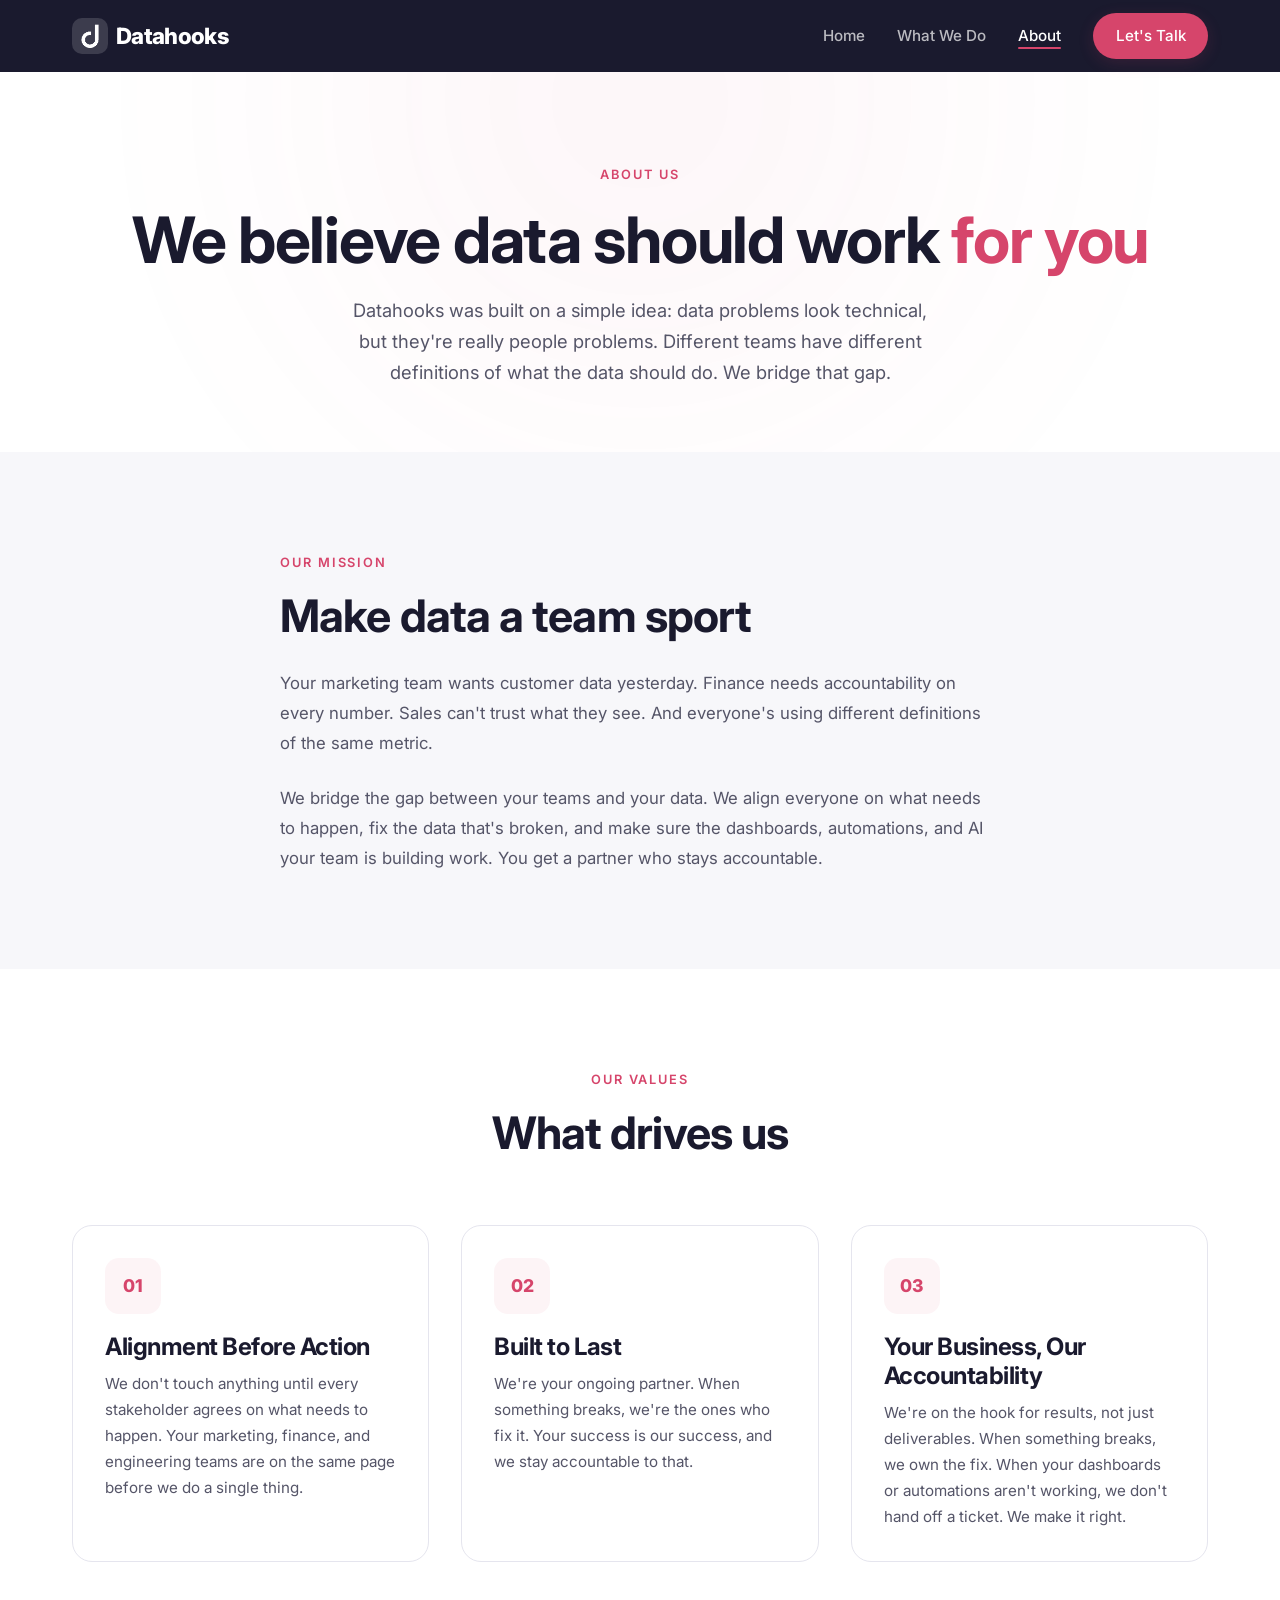
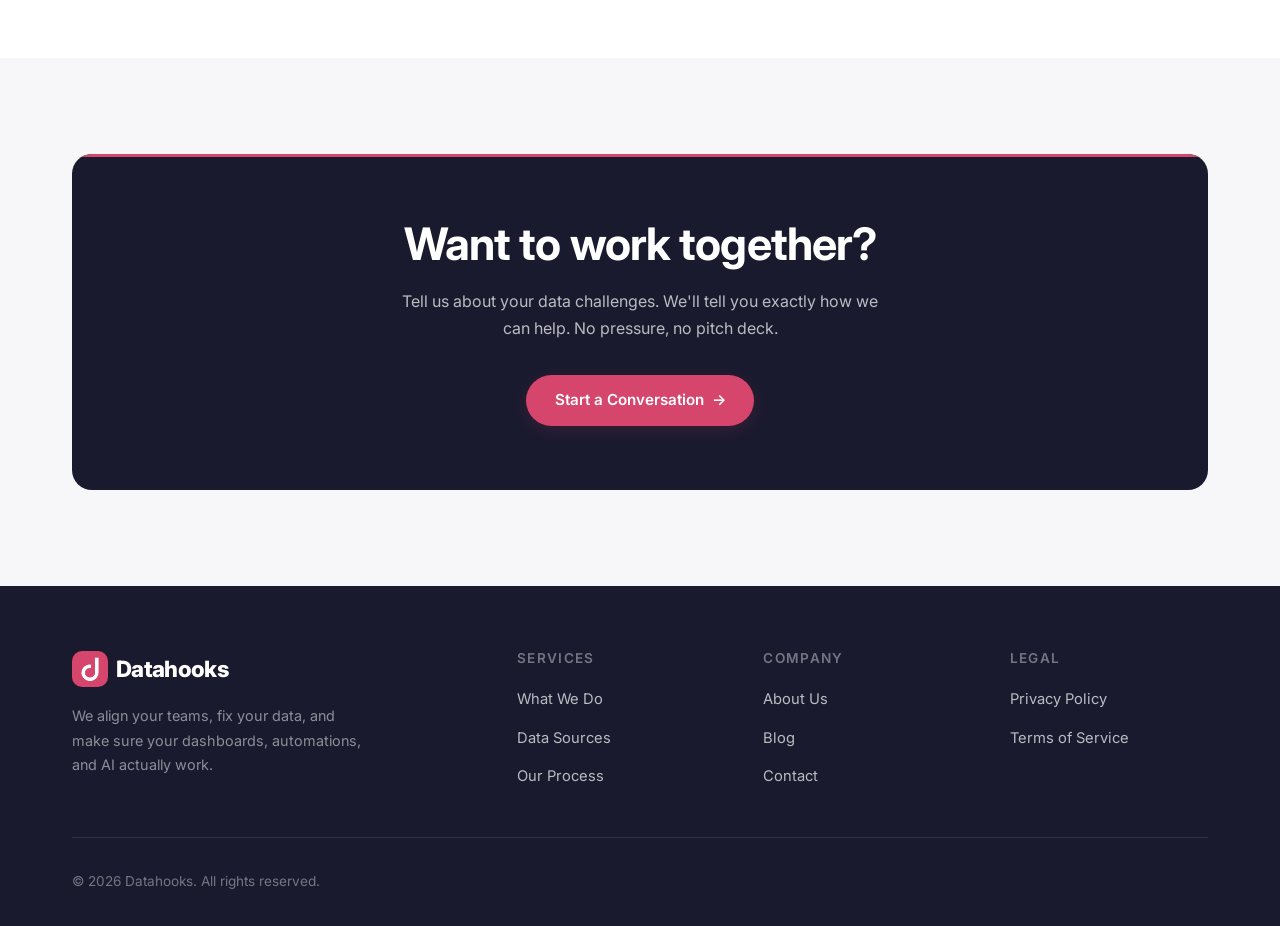
<file: about/index.html>
<!DOCTYPE html>
<html lang="en">
<head>
  <meta charset="UTF-8" />
  <link rel="icon" type="image/x-icon" href="/favicon.ico" />
  <link rel="icon" type="image/png" sizes="32x32" href="/assets/favicon-32.png" />
  <link rel="icon" type="image/png" sizes="16x16" href="/assets/favicon-16.png" />
  <link rel="apple-touch-icon" sizes="180x180" href="/assets/apple-touch-icon.png" />
  <meta name="viewport" content="width=device-width, initial-scale=1.0" />
  <title>About | Datahooks</title>
  <meta name="description" content="Learn about Datahooks, the team helping companies take control of their data in the age of AI." />
    <link rel="canonical" href="https://datahooks.net/about/" />
  <meta property="og:type" content="website" />
  <meta property="og:url" content="https://datahooks.net/about/" />
  <meta property="og:title" content="About Datahooks" />
  <meta property="og:description" content="Learn about Datahooks, the team helping companies take control of their data in the age of AI." />
  <meta property="og:site_name" content="Datahooks" />
  <meta name="twitter:card" content="summary" />
  <meta name="twitter:title" content="About Datahooks" />
  <meta name="twitter:description" content="Learn about Datahooks, the team helping companies take control of their data in the age of AI." />
  <link rel="preconnect" href="https://fonts.googleapis.com" />
  <link href="https://fonts.googleapis.com/css2?family=Inter:wght@400;500;600;700;800;900&display=swap" rel="stylesheet" />
  <link rel="stylesheet" href="/styles.css" />
</head>
<body>

  <!-- ===== NAVBAR ===== -->
  <nav class="navbar">
    <div class="container">
      <a href="/" class="logo"><span class="logo-icon"><img src="/assets/logo-d-white.png" alt="Datahooks" /></span> Datahooks</a>
      <ul class="nav-links" id="navLinks">
        <li><a href="/">Home</a></li>
        <li><a href="/solutions/">What We Do</a></li>
        <li><a href="/about/" class="active">About</a></li>
        <li><a href="/contact/" class="btn btn-primary" style="padding:0.6rem 1.4rem;">Let's Talk</a></li>
      </ul>
      <button class="mobile-toggle" id="mobileToggle" aria-label="Toggle menu">
        <span></span><span></span><span></span>
      </button>
    </div>
  </nav>

  <!-- ===== PAGE HEADER ===== -->
  <section class="page-header">
    <div class="container">
      <span class="section-label">About Us</span>
      <h1>We believe data should work <span class="gradient-text">for you</span></h1>
      <p>Datahooks was built on a simple idea: data problems look technical, but they're really people problems. Different teams have different definitions of what the data should do. We bridge that gap.</p>
    </div>
  </section>

  <!-- ===== MISSION ===== -->
  <section style="background: var(--bg-secondary);">
    <div class="container">
      <div class="fade-in" style="max-width:720px; margin:0 auto;">
        <span class="section-label">Our Mission</span>
        <h2 style="margin-bottom:1.5rem;">Make data a team sport</h2>
        <p style="color:var(--text-secondary); font-size:1.05rem; line-height:1.8; margin-bottom:1.5rem;">
          Your marketing team wants customer data yesterday. Finance needs accountability on every number. Sales can't trust what they see. And everyone's using different definitions of the same metric.
        </p>
        <p style="color:var(--text-secondary); font-size:1.05rem; line-height:1.8;">
          We bridge the gap between your teams and your data. We align everyone on what needs to happen, fix the data that's broken, and make sure the dashboards, automations, and AI your team is building work. You get a partner who stays accountable.
        </p>
      </div>
    </div>
  </section>

  <!-- ===== VALUES ===== -->
  <section>
    <div class="container">
      <div style="text-align:center; margin-bottom:4rem;">
        <span class="section-label">Our Values</span>
        <h2>What drives us</h2>
      </div>

      <div class="grid-3 fade-in">
        <div class="card">
          <div class="card-icon" style="background:var(--accent-bg); color:var(--accent); font-weight:800; font-size:1.1rem;">
            01
          </div>
          <h3>Alignment Before Action</h3>
          <p>We don't touch anything until every stakeholder agrees on what needs to happen. Your marketing, finance, and engineering teams are on the same page before we do a single thing.</p>
        </div>
        <div class="card">
          <div class="card-icon" style="background:var(--accent-bg); color:var(--accent); font-weight:800; font-size:1.1rem;">
            02
          </div>
          <h3>Built to Last</h3>
          <p>We're your ongoing partner. When something breaks, we're the ones who fix it. Your success is our success, and we stay accountable to that.</p>
        </div>
        <div class="card">
          <div class="card-icon" style="background:var(--accent-bg); color:var(--accent); font-weight:800; font-size:1.1rem;">
            03
          </div>
          <h3>Your Business, Our Accountability</h3>
          <p>We're on the hook for results, not just deliverables. When something breaks, we own the fix. When your dashboards or automations aren't working, we don't hand off a ticket. We make it right.</p>
        </div>
      </div>
    </div>
  </section>

  <!-- ===== CTA ===== -->
  <section class="cta-banner">
    <div class="container">
      <div class="cta-box">
        <h2>Want to work together?</h2>
        <p>Tell us about your data challenges. We'll tell you exactly how we can help. No pressure, no pitch deck.</p>
        <div style="display:flex; gap:1rem; justify-content:center; flex-wrap:wrap;">
          <a href="/contact/" class="btn btn-primary">Start a Conversation <span>→</span></a>
        </div>
      </div>
    </div>
  </section>

  <!-- ===== FOOTER ===== -->
  <footer class="footer">
    <div class="container">
      <div class="footer-grid">
        <div class="footer-brand">
          <a href="/" class="logo"><span class="logo-icon"><img src="/assets/logo-d-white.png" alt="Datahooks" /></span> Datahooks</a>
          <p>We align your teams, fix your data, and make sure your dashboards, automations, and AI actually work.</p>
        </div>
        <div>
          <h4>Services</h4>
          <ul class="footer-links">
            <li><a href="/solutions/">What We Do</a></li>
            <li><a href="/solutions/#integrations">Data Sources</a></li>
            <li><a href="/solutions/#process">Our Process</a></li>
          </ul>
        </div>
        <div>
          <h4>Company</h4>
          <ul class="footer-links">
            <li><a href="/about/">About Us</a></li>
            <li><a href="/blog/">Blog</a></li>
            <li><a href="/contact/">Contact</a></li>
          </ul>
        </div>
        <div>
          <h4>Legal</h4>
          <ul class="footer-links">
            <li><a href="/privacy/">Privacy Policy</a></li>
            <li><a href="/terms/">Terms of Service</a></li>
          </ul>
        </div>
      </div>
      <div class="footer-bottom">
        <span>&copy; 2026 Datahooks. All rights reserved.</span>
      </div>
    </div>
  </footer>

  <script>
    document.getElementById('mobileToggle').addEventListener('click', () => {
      document.getElementById('navLinks').classList.toggle('open');
    });
    const observer = new IntersectionObserver((entries) => {
      entries.forEach(entry => { if (entry.isIntersecting) entry.target.classList.add('visible'); });
    }, { threshold: 0.1 });
    document.querySelectorAll('.fade-in').forEach(el => observer.observe(el));
  </script>

</body>
</html>
</file>
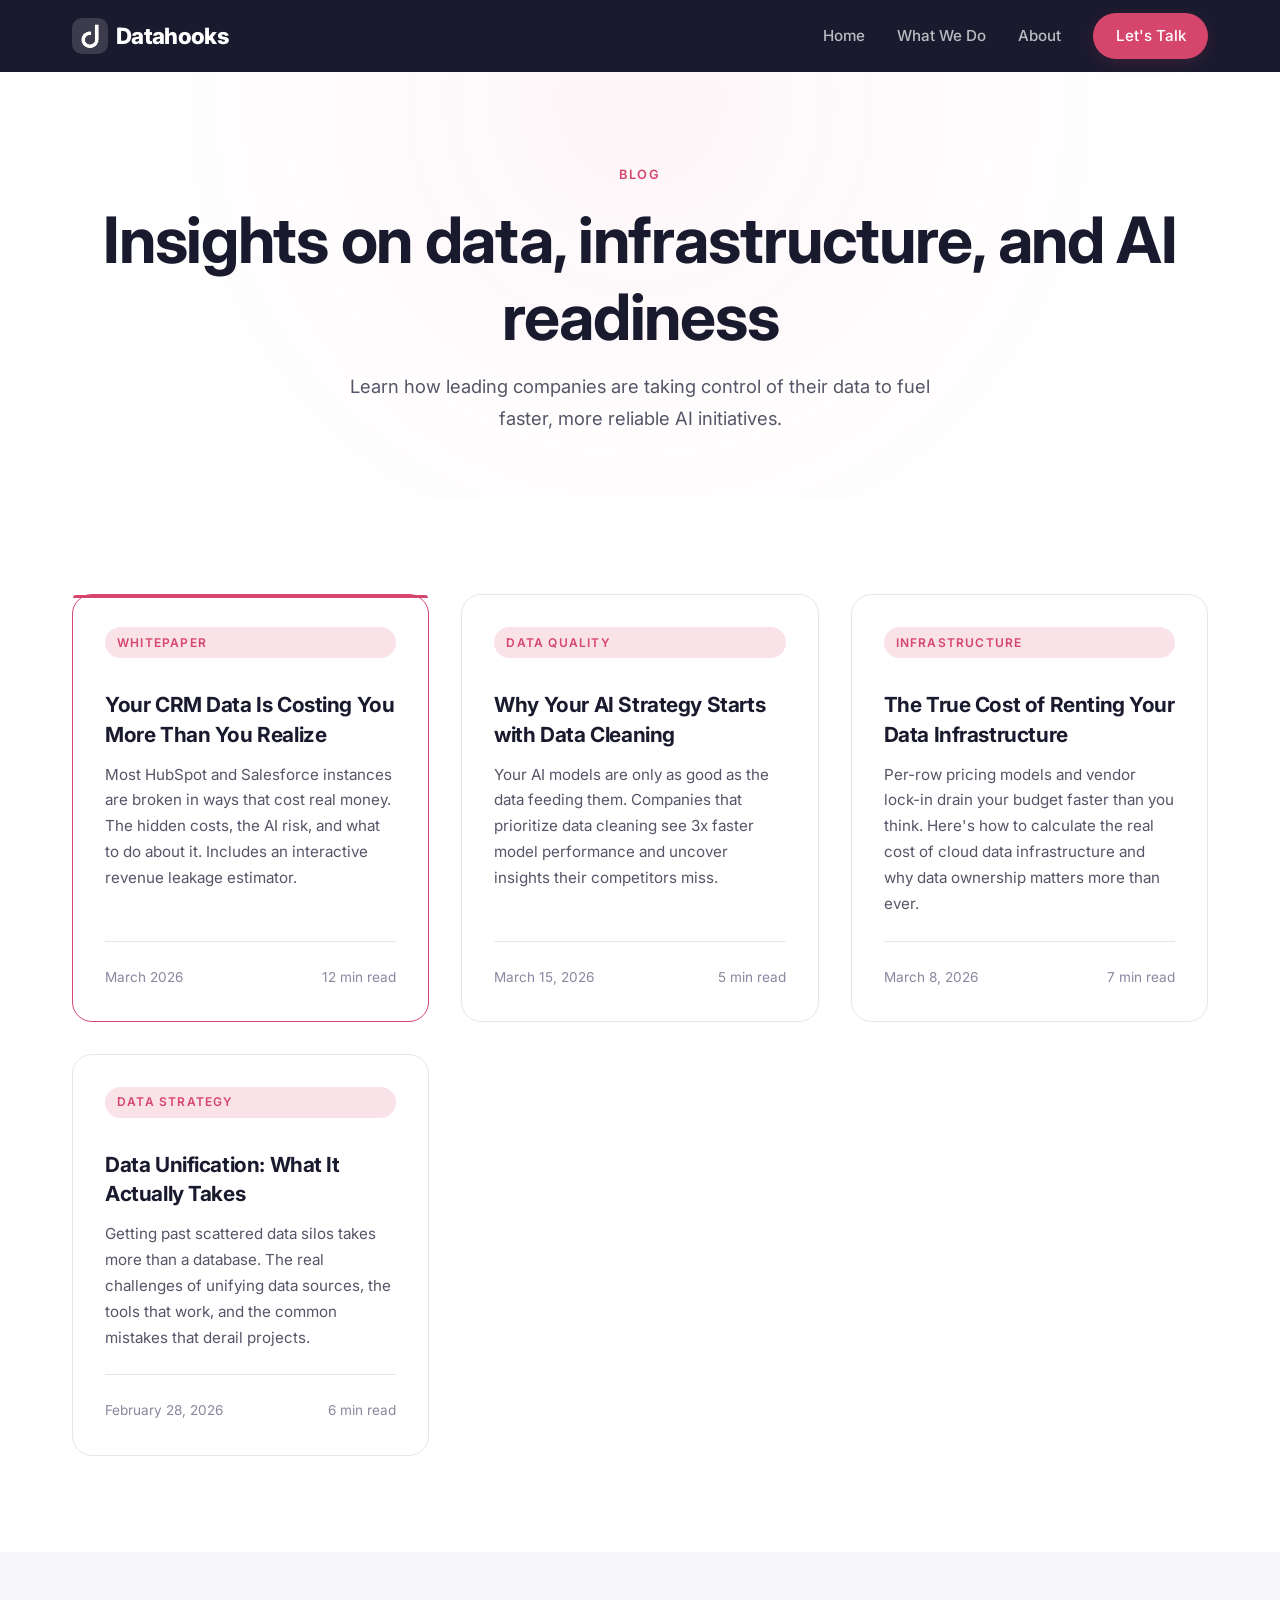
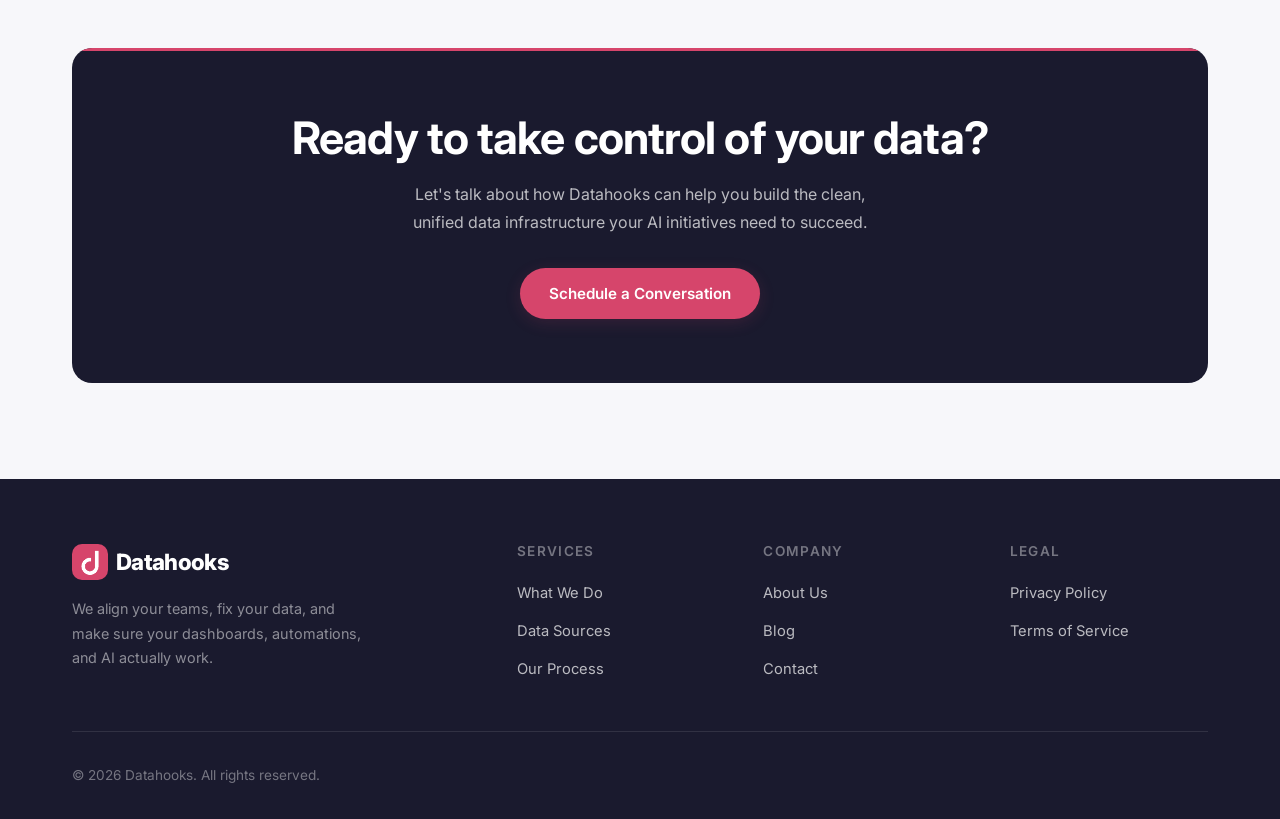
<file: blog/index.html>
<!DOCTYPE html>
<html lang="en">
<head>
  <meta charset="UTF-8" />
  <link rel="icon" type="image/x-icon" href="/favicon.ico" />
  <link rel="icon" type="image/png" sizes="32x32" href="/assets/favicon-32.png" />
  <link rel="icon" type="image/png" sizes="16x16" href="/assets/favicon-16.png" />
  <link rel="apple-touch-icon" sizes="180x180" href="/assets/apple-touch-icon.png" />
  <meta name="viewport" content="width=device-width, initial-scale=1.0" />
  <title>Blog | Datahooks</title>
  <meta name="description" content="Insights on data cleaning, unification, and building AI-ready infrastructure for your business." />
    <link rel="canonical" href="https://datahooks.net/blog/" />
  <meta property="og:type" content="website" />
  <meta property="og:url" content="https://datahooks.net/blog/" />
  <meta property="og:title" content="Datahooks Blog" />
  <meta property="og:description" content="Insights on data strategy, AI readiness, and building reliable data infrastructure for growing companies." />
  <meta property="og:site_name" content="Datahooks" />
  <meta name="twitter:card" content="summary" />
  <meta name="twitter:title" content="Datahooks Blog" />
  <meta name="twitter:description" content="Insights on data strategy, AI readiness, and building reliable data infrastructure for growing companies." />
  <link rel="preconnect" href="https://fonts.googleapis.com" />
  <link href="https://fonts.googleapis.com/css2?family=Inter:wght@400;500;600;700;800;900&display=swap" rel="stylesheet" />
  <link rel="stylesheet" href="/styles.css" />
  <style>
    /* Blog-specific styles */
    .blog-category {
      display: inline-block;
      font-size: 0.75rem;
      font-weight: 600;
      letter-spacing: 0.1em;
      text-transform: uppercase;
      color: var(--accent);
      background: var(--accent-glow);
      padding: 0.35rem 0.75rem;
      border-radius: 50px;
      margin-bottom: 1rem;
    }

    .blog-card {
      background: var(--bg-card);
      border: 1px solid var(--border-color);
      border-radius: var(--radius-lg);
      padding: 2rem;
      transition: all var(--transition);
      display: flex;
      flex-direction: column;
      height: 100%;
    }

    .blog-card:hover {
      border-color: var(--accent);
      transform: translateY(-4px);
      box-shadow: var(--shadow-lg);
    }

    .blog-card h3 {
      margin: 1rem 0 0.8rem 0;
      font-size: 1.3rem;
      line-height: 1.4;
      color: var(--navy);
    }

    .blog-card p {
      color: var(--text-secondary);
      font-size: 0.95rem;
      line-height: 1.7;
      margin-bottom: 1.5rem;
      flex-grow: 1;
    }

    .blog-meta {
      display: flex;
      justify-content: space-between;
      align-items: center;
      padding-top: 1.5rem;
      border-top: 1px solid var(--border-color);
      gap: 1rem;
      font-size: 0.85rem;
      color: var(--text-muted);
    }

    .blog-date {
      display: flex;
      align-items: center;
      gap: 0.5rem;
    }

    .blog-readtime {
      display: flex;
      align-items: center;
      gap: 0.5rem;
    }

    .blog-grid {
      display: grid;
      grid-template-columns: repeat(3, 1fr);
      gap: 2rem;
    }

    @media (max-width: 1024px) {
      .blog-grid {
        grid-template-columns: repeat(2, 1fr);
      }
    }

    @media (max-width: 768px) {
      .blog-grid {
        grid-template-columns: 1fr;
      }

      .blog-meta {
        flex-direction: column;
        align-items: flex-start;
      }
    }
  </style>
</head>
<body>

  <!-- ===== NAVBAR ===== -->
  <nav class="navbar">
    <div class="container">
      <a href="/" class="logo"><span class="logo-icon"><img src="/assets/logo-d-white.png" alt="Datahooks" /></span> Datahooks</a>
      <ul class="nav-links" id="navLinks">
        <li><a href="/">Home</a></li>
        <li><a href="/solutions/">What We Do</a></li>
        <li><a href="/about/">About</a></li>
        <li><a href="/contact/" class="btn btn-primary" style="padding:0.6rem 1.4rem;">Let's Talk</a></li>
      </ul>
      <button class="mobile-toggle" id="mobileToggle" aria-label="Toggle menu">
        <span></span><span></span><span></span>
      </button>
    </div>
  </nav>

  <!-- ===== PAGE HEADER ===== -->
  <section class="page-header">
    <div class="container">
      <span class="section-label">Blog</span>
      <h1>Insights on data, infrastructure, and AI readiness</h1>
      <p>Learn how leading companies are taking control of their data to fuel faster, more reliable AI initiatives.</p>
    </div>
  </section>

  <!-- ===== BLOG POSTS ===== -->
  <section>
    <div class="container">
      <div class="blog-grid fade-in">
        <!-- Whitepaper (featured) -->
        <article class="blog-card" style="border-color:var(--accent); position:relative;">
          <div style="position:absolute;top:0;left:0;right:0;height:3px;background:var(--accent);border-radius:var(--radius-lg) var(--radius-lg) 0 0;"></div>
          <div class="blog-category">Whitepaper</div>
          <h3><a href="/whitepaper/" style="color:inherit;text-decoration:none;">Your CRM Data Is Costing You More Than You Realize</a></h3>
          <p>
            Most HubSpot and Salesforce instances are broken in ways that cost real money. The hidden costs, the AI risk, and what to do about it. Includes an interactive revenue leakage estimator.
          </p>
          <div class="blog-meta">
            <span class="blog-date">March 2026</span>
            <span class="blog-readtime">12 min read</span>
          </div>
        </article>

        <!-- Post 1 -->
        <article class="blog-card">
          <div class="blog-category">Data Quality</div>
          <h3>Why Your AI Strategy Starts with Data Cleaning</h3>
          <p>
            Your AI models are only as good as the data feeding them. Companies that prioritize data cleaning see 3x faster model performance and uncover insights their competitors miss.
          </p>
          <div class="blog-meta">
            <span class="blog-date">
              March 15, 2026
            </span>
            <span class="blog-readtime">5 min read</span>
          </div>
        </article>

        <!-- Post 2 -->
        <article class="blog-card">
          <div class="blog-category">Infrastructure</div>
          <h3>The True Cost of Renting Your Data Infrastructure</h3>
          <p>
            Per-row pricing models and vendor lock-in drain your budget faster than you think. Here's how to calculate the real cost of cloud data infrastructure and why data ownership matters more than ever.
          </p>
          <div class="blog-meta">
            <span class="blog-date">
              March 8, 2026
            </span>
            <span class="blog-readtime">7 min read</span>
          </div>
        </article>

        <!-- Post 3 -->
        <article class="blog-card">
          <div class="blog-category">Data Strategy</div>
          <h3>Data Unification: What It Actually Takes</h3>
          <p>
            Getting past scattered data silos takes more than a database. The real challenges of unifying data sources, the tools that work, and the common mistakes that derail projects.
          </p>
          <div class="blog-meta">
            <span class="blog-date">
              February 28, 2026
            </span>
            <span class="blog-readtime">6 min read</span>
          </div>
        </article>
      </div>
    </div>
  </section>

  <!-- ===== CTA SECTION ===== -->
  <section class="cta-banner">
    <div class="container">
      <div class="cta-box">
        <h2>Ready to take control of your data?</h2>
        <p>Let's talk about how Datahooks can help you build the clean, unified data infrastructure your AI initiatives need to succeed.</p>
        <a href="/contact/" class="btn btn-primary">Schedule a Conversation</a>
      </div>
    </div>
  </section>

  <!-- ===== FOOTER ===== -->
  <footer class="footer">
    <div class="container">
      <div class="footer-grid">
        <div class="footer-brand">
          <a href="/" class="logo"><span class="logo-icon"><img src="/assets/logo-d-white.png" alt="Datahooks" /></span> Datahooks</a>
          <p>We align your teams, fix your data, and make sure your dashboards, automations, and AI actually work.</p>
        </div>
        <div>
          <h4>Services</h4>
          <ul class="footer-links">
            <li><a href="/solutions/">What We Do</a></li>
            <li><a href="/solutions/#integrations">Data Sources</a></li>
            <li><a href="/solutions/#process">Our Process</a></li>
          </ul>
        </div>
        <div>
          <h4>Company</h4>
          <ul class="footer-links">
            <li><a href="/about/">About Us</a></li>
            <li><a href="/blog/">Blog</a></li>
            <li><a href="/contact/">Contact</a></li>
          </ul>
        </div>
        <div>
          <h4>Legal</h4>
          <ul class="footer-links">
            <li><a href="/privacy/">Privacy Policy</a></li>
            <li><a href="/terms/">Terms of Service</a></li>
          </ul>
        </div>
      </div>
      <div class="footer-bottom">
        <span>&copy; 2026 Datahooks. All rights reserved.</span>
      </div>
    </div>
  </footer>

  <script>
    document.getElementById('mobileToggle').addEventListener('click', () => {
      document.getElementById('navLinks').classList.toggle('open');
    });
    const observer = new IntersectionObserver((entries) => {
      entries.forEach(entry => { if (entry.isIntersecting) entry.target.classList.add('visible'); });
    }, { threshold: 0.1 });
    document.querySelectorAll('.fade-in').forEach(el => observer.observe(el));
  </script>

</body>
</html>
</file>
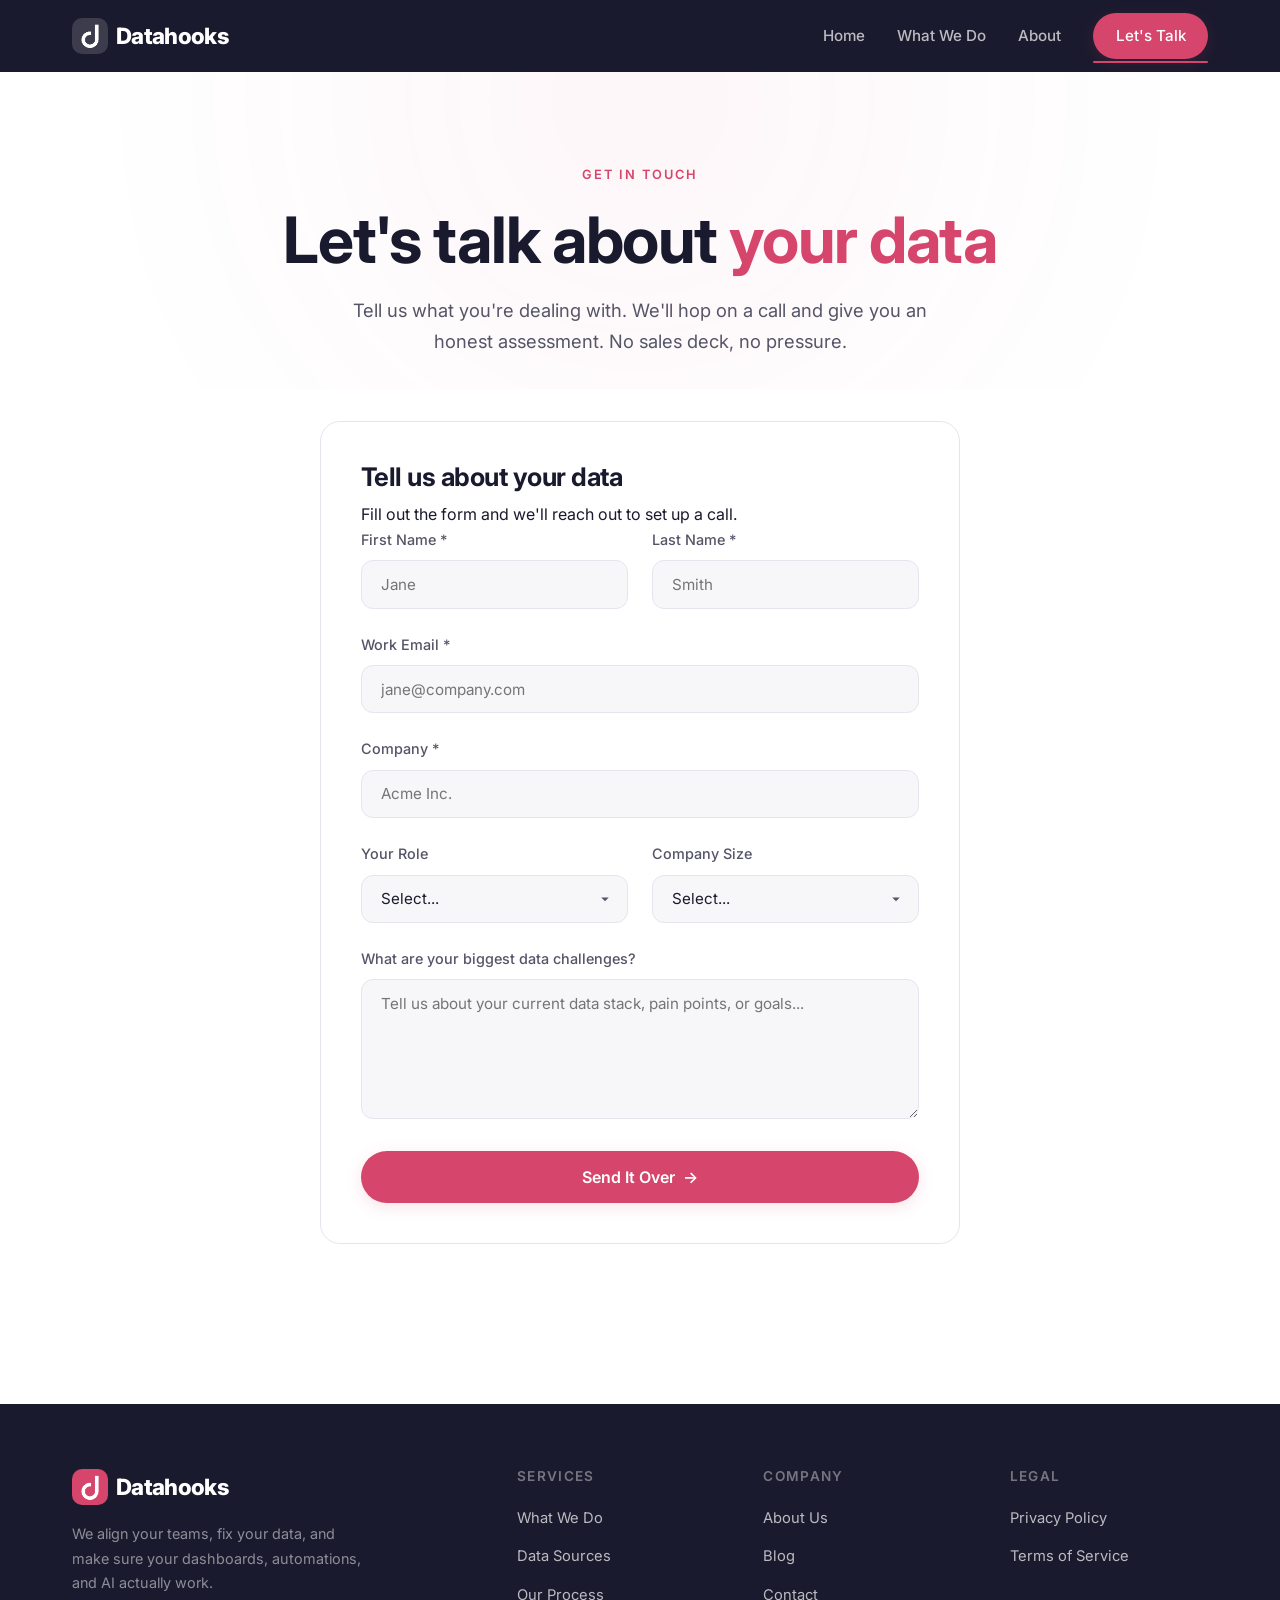
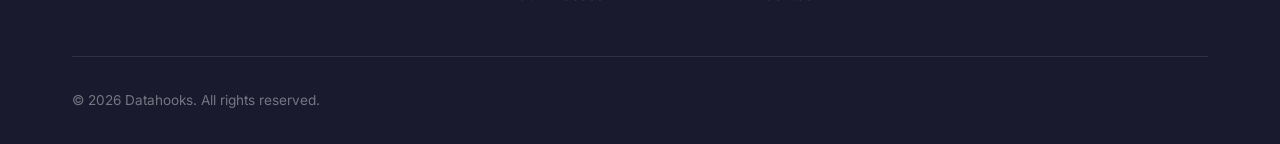
<file: contact/index.html>
<!DOCTYPE html>
<html lang="en">
<head>
  <meta charset="UTF-8" />
  <link rel="icon" type="image/x-icon" href="/favicon.ico" />
  <link rel="icon" type="image/png" sizes="32x32" href="/assets/favicon-32.png" />
  <link rel="icon" type="image/png" sizes="16x16" href="/assets/favicon-16.png" />
  <link rel="apple-touch-icon" sizes="180x180" href="/assets/apple-touch-icon.png" />
  <meta name="viewport" content="width=device-width, initial-scale=1.0" />
  <title>Let's Talk | Datahooks</title>
  <meta name="description" content="Talk to Datahooks. We align your teams, fix your data, and make sure your dashboards and AI actually work." />
    <link rel="canonical" href="https://datahooks.net/contact/" />
  <meta property="og:type" content="website" />
  <meta property="og:url" content="https://datahooks.net/contact/" />
  <meta property="og:title" content="Contact Datahooks" />
  <meta property="og:description" content="Tell us about your data challenges. We'll tell you exactly how we can help. No pressure, no pitch deck." />
  <meta property="og:site_name" content="Datahooks" />
  <meta name="twitter:card" content="summary" />
  <meta name="twitter:title" content="Contact Datahooks" />
  <meta name="twitter:description" content="Tell us about your data challenges. We'll tell you exactly how we can help. No pressure, no pitch deck." />
  <link rel="preconnect" href="https://fonts.googleapis.com" />
  <link href="https://fonts.googleapis.com/css2?family=Inter:wght@400;500;600;700;800;900&display=swap" rel="stylesheet" />
  <link rel="stylesheet" href="/styles.css" />
  <style>
    .contact-layout {
      max-width: 640px;
      margin: 0 auto;
    }
    .contact-info-card {
      background: var(--bg-card);
      border: 1px solid var(--border-color);
      border-radius: var(--radius-lg);
      padding: 2.5rem;
    }
    .contact-info-card h3 { margin-bottom: 1rem; }
    .contact-info-card p { color: var(--text-secondary); margin-bottom: 2rem; line-height: 1.8; }
    .contact-detail {
      display: flex;
      align-items: center;
      gap: 1rem;
      padding: 1rem 0;
      border-top: 1px solid var(--border-color);
      color: var(--text-secondary);
      font-size: 0.95rem;
    }
    .contact-detail-icon {
      width: 44px;
      height: 44px;
      border-radius: 12px;
      background: rgba(108,92,231,0.1);
      display: flex;
      align-items: center;
      justify-content: center;
      font-size: 1.2rem;
      flex-shrink: 0;
    }
    .form-card {
      background: var(--bg-card);
      border: 1px solid var(--border-color);
      border-radius: var(--radius-lg);
      padding: 2.5rem;
      position: relative;
      overflow: hidden;
    }
    .form-card::before {
      content: '';
      position: absolute;
      top: 0; left: 0; right: 0;
      height: 3px;
      background: var(--gradient-1);
    }
    .form-card h2 { margin-bottom: 0.5rem; font-size: 1.6rem; }
    .form-card > p { color: var(--text-secondary); margin-bottom: 2rem; font-size: 0.95rem; }
    .form-row {
      display: grid;
      grid-template-columns: 1fr 1fr;
      gap: 1.5rem;
    }
    @media (max-width: 480px) {
      .form-row { grid-template-columns: 1fr; }
    }
    .form-success {
      display: none;
      text-align: center;
      padding: 3rem 1rem;
    }
    .form-success.show { display: block; }
    .form-success .checkmark {
      width: 72px;
      height: 72px;
      border-radius: 50%;
      background: var(--gradient-1);
      display: flex;
      align-items: center;
      justify-content: center;
      font-size: 2rem;
      margin: 0 auto 1.5rem;
    }
  </style>
</head>
<body>

  <!-- ===== NAVBAR ===== -->
  <nav class="navbar">
    <div class="container">
      <a href="/" class="logo"><span class="logo-icon"><img src="/assets/logo-d-white.png" alt="Datahooks" /></span> Datahooks</a>
      <ul class="nav-links" id="navLinks">
        <li><a href="/">Home</a></li>
        <li><a href="/solutions/">What We Do</a></li>
        <li><a href="/about/">About</a></li>
        <li><a href="/contact/" class="btn btn-primary active" style="padding:0.6rem 1.4rem;">Let's Talk</a></li>
      </ul>
      <button class="mobile-toggle" id="mobileToggle" aria-label="Toggle menu">
        <span></span><span></span><span></span>
      </button>
    </div>
  </nav>

  <!-- ===== PAGE HEADER ===== -->
  <section class="page-header" style="padding-bottom:2rem;">
    <div class="container">
      <span class="section-label">Get In Touch</span>
      <h1>Let's talk about <span class="gradient-text">your data</span></h1>
      <p>Tell us what you're dealing with. We'll hop on a call and give you an honest assessment. No sales deck, no pressure.</p>
    </div>
  </section>

  <!-- ===== CONTACT FORM + INFO ===== -->
  <section style="padding-top:2rem;">
    <div class="container">
      <div class="contact-layout">

        <!-- Form -->
        <div class="form-card fade-in">
          <div id="formContent">
            <h2>Tell us about your data</h2>
            <p>Fill out the form and we'll reach out to set up a call.</p>

            <form id="demoForm" onsubmit="handleSubmit(event)">
              <div class="form-row">
                <div class="form-group">
                  <label for="firstName">First Name *</label>
                  <input type="text" id="firstName" class="form-input" placeholder="Jane" required />
                </div>
                <div class="form-group">
                  <label for="lastName">Last Name *</label>
                  <input type="text" id="lastName" class="form-input" placeholder="Smith" required />
                </div>
              </div>

              <div class="form-group">
                <label for="email">Work Email *</label>
                <input type="email" id="email" class="form-input" placeholder="jane@company.com" required />
              </div>

              <div class="form-group">
                <label for="company">Company *</label>
                <input type="text" id="company" class="form-input" placeholder="Acme Inc." required />
              </div>

              <div class="form-row">
                <div class="form-group">
                  <label for="role">Your Role</label>
                  <select id="role" class="form-select">
                    <option value="">Select...</option>
                    <option>Engineering / Data</option>
                    <option>Product</option>
                    <option>Marketing</option>
                    <option>Operations</option>
                    <option>Executive / C-Suite</option>
                    <option>Other</option>
                  </select>
                </div>
                <div class="form-group">
                  <label for="size">Company Size</label>
                  <select id="size" class="form-select">
                    <option value="">Select...</option>
                    <option>1–10</option>
                    <option>11–50</option>
                    <option>51–200</option>
                    <option>201–1000</option>
                    <option>1000+</option>
                  </select>
                </div>
              </div>

              <div class="form-group">
                <label for="message">What are your biggest data challenges?</label>
                <textarea id="message" class="form-textarea" placeholder="Tell us about your current data stack, pain points, or goals..."></textarea>
              </div>

              <button type="submit" class="btn btn-primary" style="width:100%; justify-content:center; font-size:1rem; padding:1rem;">
                Send It Over <span>→</span>
              </button>
            </form>
          </div>

          <!-- Success state -->
          <div class="form-success" id="formSuccess">
            <div class="checkmark">✓</div>
            <h2>We'll be in touch!</h2>
            <p style="color:var(--text-secondary); margin-top:0.8rem; font-size:1.05rem;">We've received your message and will be in touch within 24 hours to set up a call.</p>
            <a href="/" class="btn btn-secondary" style="margin-top:2rem;">Back to Home</a>
          </div>
        </div>
      </div>
    </div>
  </section>

  <!-- ===== FOOTER ===== -->
  <footer class="footer" style="margin-top:4rem;">
    <div class="container">
      <div class="footer-grid">
        <div class="footer-brand">
          <a href="/" class="logo"><span class="logo-icon"><img src="/assets/logo-d-white.png" alt="Datahooks" /></span> Datahooks</a>
          <p>We align your teams, fix your data, and make sure your dashboards, automations, and AI actually work.</p>
        </div>
        <div>
          <h4>Services</h4>
          <ul class="footer-links">
            <li><a href="/solutions/">What We Do</a></li>
            <li><a href="/solutions/#integrations">Data Sources</a></li>
            <li><a href="/solutions/#process">Our Process</a></li>
          </ul>
        </div>
        <div>
          <h4>Company</h4>
          <ul class="footer-links">
            <li><a href="/about/">About Us</a></li>
            <li><a href="/blog/">Blog</a></li>
            <li><a href="/contact/">Contact</a></li>
          </ul>
        </div>
        <div>
          <h4>Legal</h4>
          <ul class="footer-links">
            <li><a href="/privacy/">Privacy Policy</a></li>
            <li><a href="/terms/">Terms of Service</a></li>
          </ul>
        </div>
      </div>
      <div class="footer-bottom">
        <span>&copy; 2026 Datahooks. All rights reserved.</span>
      </div>
    </div>
  </footer>

  <script>
    document.getElementById('mobileToggle').addEventListener('click', () => {
      document.getElementById('navLinks').classList.toggle('open');
    });
    const observer = new IntersectionObserver((entries) => {
      entries.forEach(entry => { if (entry.isIntersecting) entry.target.classList.add('visible'); });
    }, { threshold: 0.1 });
    document.querySelectorAll('.fade-in').forEach(el => observer.observe(el));

    const GOOGLE_SHEETS_URL = 'https://script.google.com/macros/s/AKfycbxxzlUaGbsiLkibvj5hmJJSvkmjPthBZQ--kiS3t0qo1Dj7LoiE7cso_0A6Dnzq7ke89g/exec';

    async function handleSubmit(e) {
      e.preventDefault();
      const btn = e.target.querySelector('button[type="submit"]');
      btn.disabled = true;
      btn.innerHTML = 'Sending… <span>⏳</span>';

      const data = {
        firstName: document.getElementById('firstName').value,
        lastName: document.getElementById('lastName').value,
        email: document.getElementById('email').value,
        company: document.getElementById('company').value,
        role: document.getElementById('role').value,
        size: document.getElementById('size').value,
        message: document.getElementById('message').value
      };

      try {
        const formData = new FormData();
        Object.entries(data).forEach(([key, val]) => formData.append(key, val));
        await fetch(GOOGLE_SHEETS_URL, {
          method: 'POST',
          body: formData
        });
      } catch (err) {
        // CORS error is expected but the data still posts successfully
      }

      document.getElementById('formContent').style.display = 'none';
      document.getElementById('formSuccess').classList.add('show');
    }
  </script>

</body>
</html>
</file>
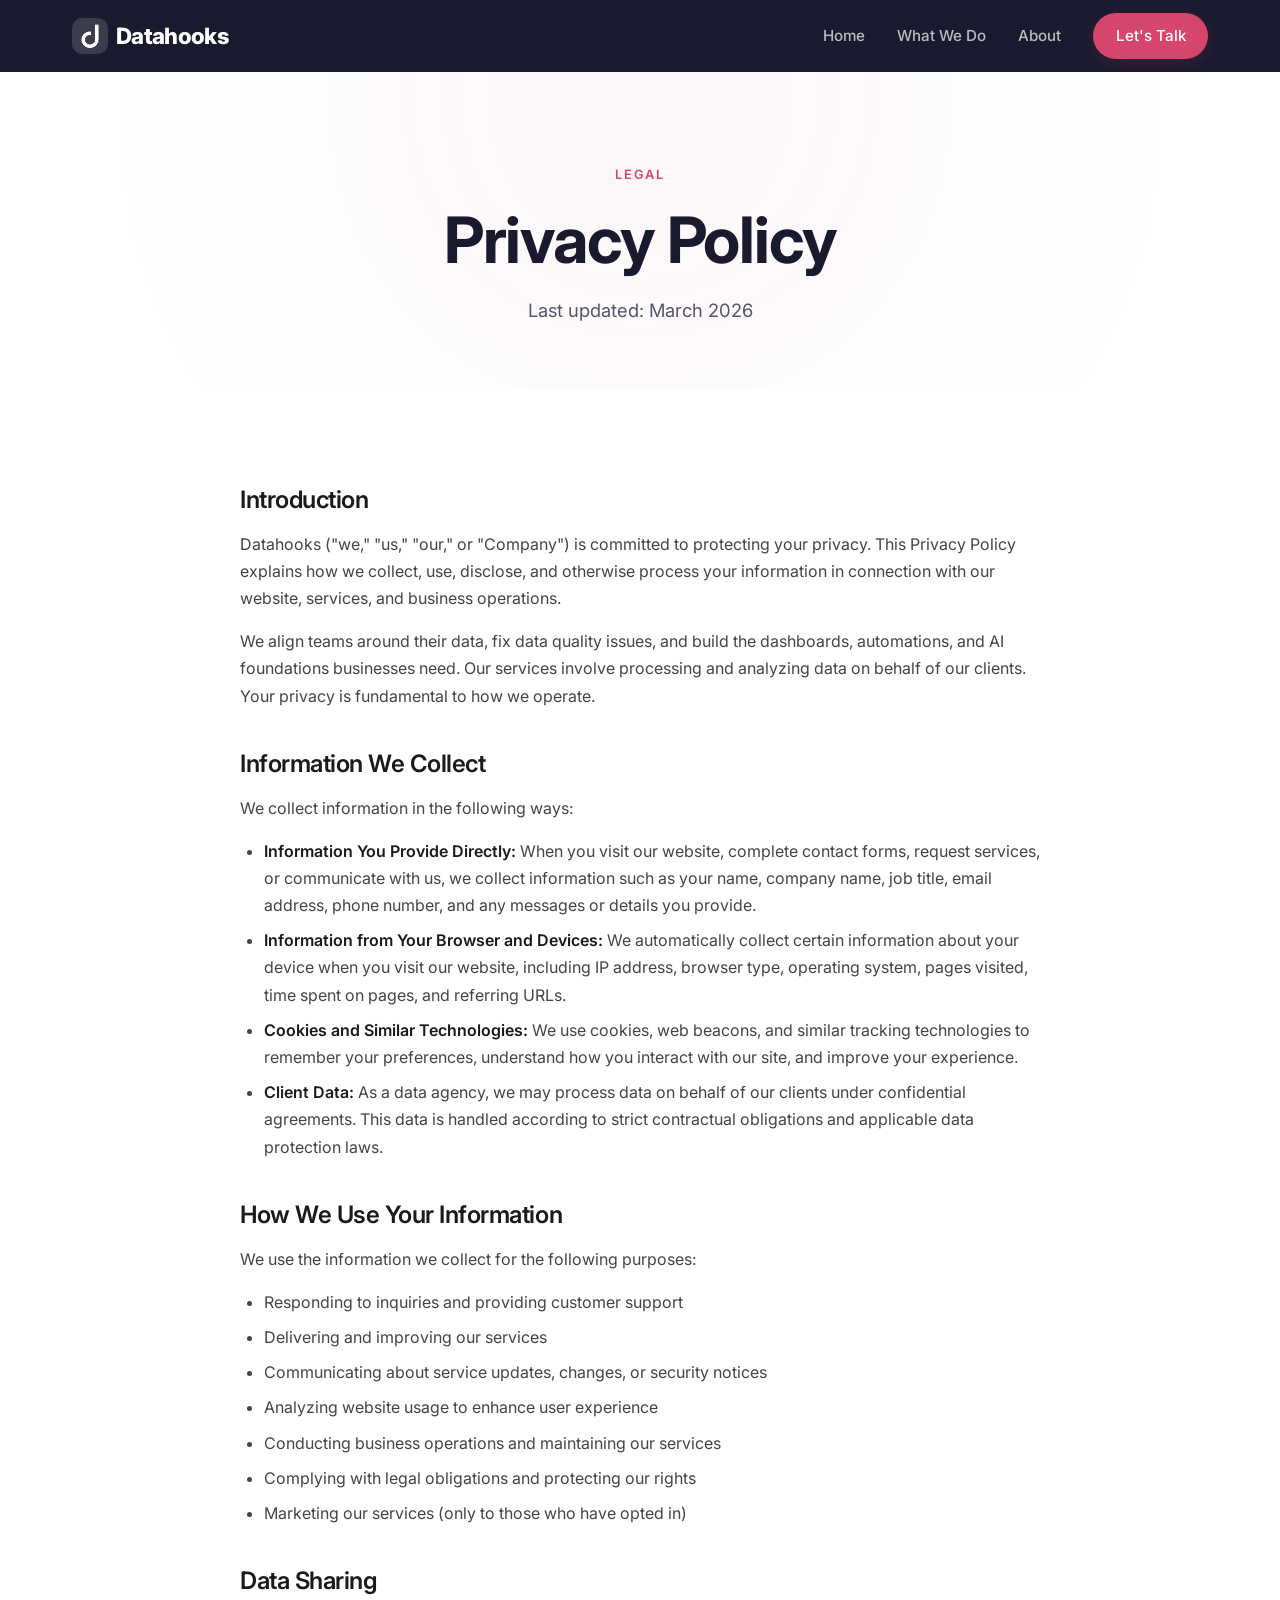
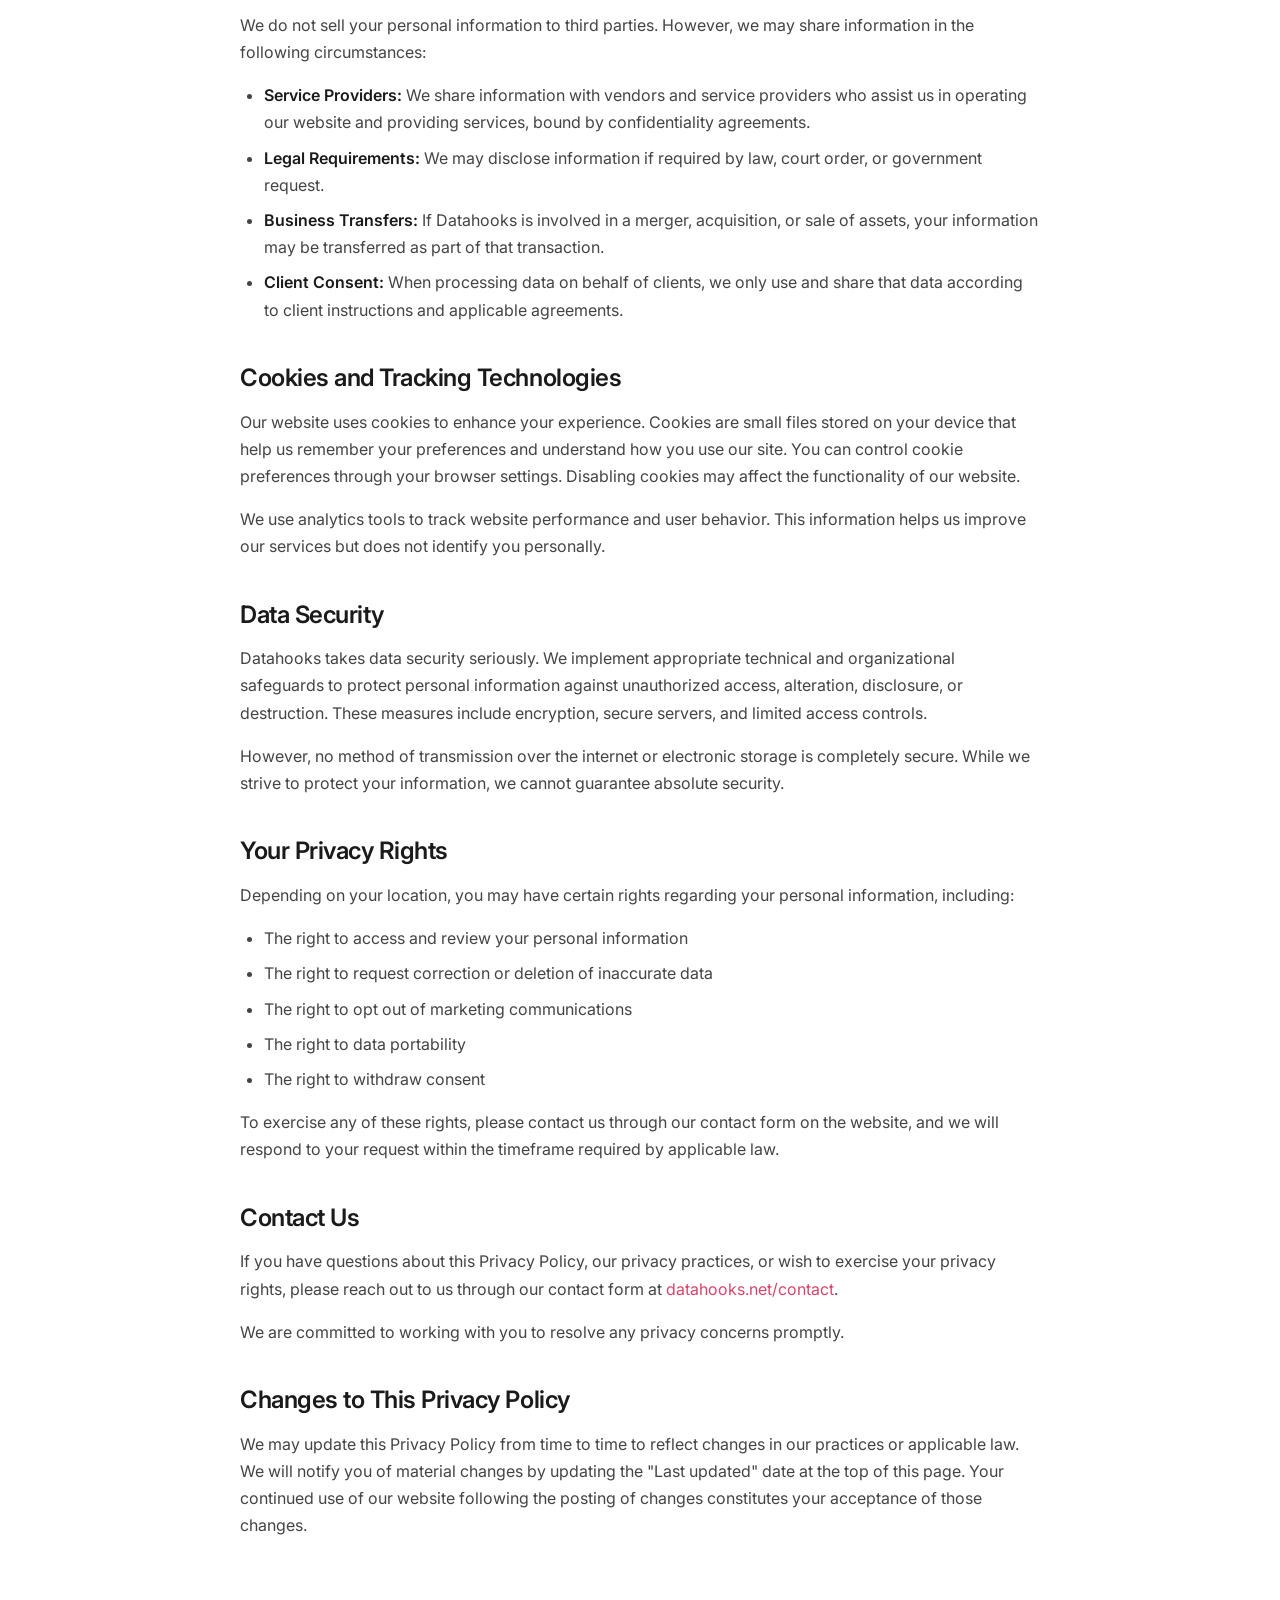
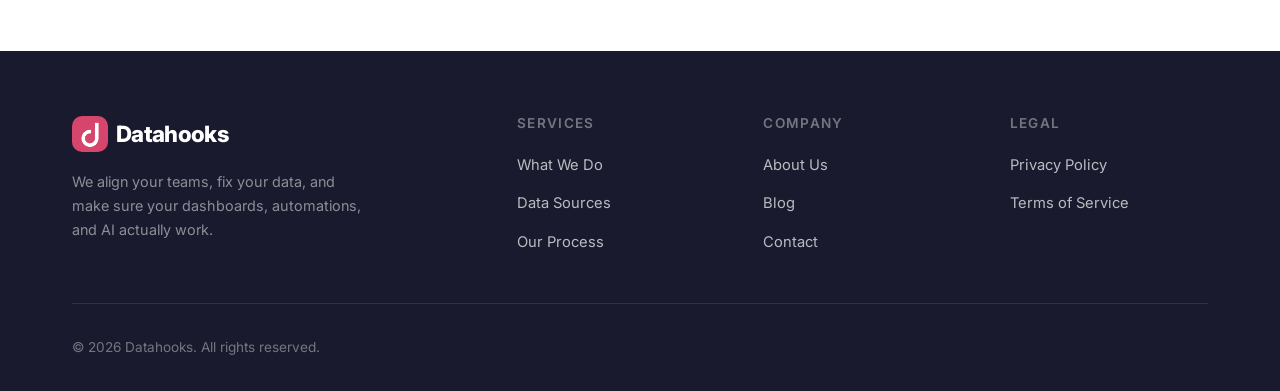
<file: privacy/index.html>
<!DOCTYPE html>
<html lang="en">
<head>
  <meta charset="UTF-8">
  <meta name="viewport" content="width=device-width, initial-scale=1.0">
  <title>Privacy Policy - Datahooks</title>
  <link rel="stylesheet" href="/styles.css" />
  <link href="https://fonts.googleapis.com/css2?family=Inter:wght@400;500;600;700&display=swap" rel="stylesheet">
  <style>
    .legal-content {
      max-width: 800px;
      margin: 0 auto;
    }

    .legal-content h2 {
      font-size: 1.5rem;
      font-weight: 600;
      margin-top: 2.5rem;
      margin-bottom: 1rem;
      color: #1a1a1a;
    }

    .legal-content h2:first-child {
      margin-top: 0;
    }

    .legal-content p {
      margin-bottom: 1rem;
      line-height: 1.7;
      color: #444;
    }

    .legal-content ul {
      margin: 1rem 0 1rem 1.5rem;
      color: #444;
      line-height: 1.7;
    }

    .legal-content ul li {
      margin-bottom: 0.5rem;
    }

    .legal-content strong {
      font-weight: 600;
      color: #1a1a1a;
    }
  </style>
</head>
<body>
  <nav class="navbar">
    <div class="container">
      <a href="/" class="logo"><span class="logo-icon"><img src="/assets/logo-d-white.png" alt="Datahooks" /></span> Datahooks</a>
      <ul class="nav-links" id="navLinks">
        <li><a href="/">Home</a></li>
        <li><a href="/solutions/">What We Do</a></li>
        <li><a href="/about/">About</a></li>
        <li><a href="/contact/" class="btn btn-primary" style="padding:0.6rem 1.4rem;">Let's Talk</a></li>
      </ul>
      <button class="mobile-toggle" id="mobileToggle" aria-label="Toggle menu">
        <span></span><span></span><span></span>
      </button>
    </div>
  </nav>

  <section class="page-header">
    <div class="container">
      <span class="section-label">Legal</span>
      <h1>Privacy Policy</h1>
      <p>Last updated: March 2026</p>
    </div>
  </section>

  <section class="content-section">
    <div class="container">
      <div class="legal-content">
        <h2>Introduction</h2>
        <p>
          Datahooks ("we," "us," "our," or "Company") is committed to protecting your privacy. This Privacy Policy explains how we collect, use, disclose, and otherwise process your information in connection with our website, services, and business operations.
        </p>
        <p>
          We align teams around their data, fix data quality issues, and build the dashboards, automations, and AI foundations businesses need. Our services involve processing and analyzing data on behalf of our clients. Your privacy is fundamental to how we operate.
        </p>

        <h2>Information We Collect</h2>
        <p>We collect information in the following ways:</p>
        <ul>
          <li><strong>Information You Provide Directly:</strong> When you visit our website, complete contact forms, request services, or communicate with us, we collect information such as your name, company name, job title, email address, phone number, and any messages or details you provide.</li>
          <li><strong>Information from Your Browser and Devices:</strong> We automatically collect certain information about your device when you visit our website, including IP address, browser type, operating system, pages visited, time spent on pages, and referring URLs.</li>
          <li><strong>Cookies and Similar Technologies:</strong> We use cookies, web beacons, and similar tracking technologies to remember your preferences, understand how you interact with our site, and improve your experience.</li>
          <li><strong>Client Data:</strong> As a data agency, we may process data on behalf of our clients under confidential agreements. This data is handled according to strict contractual obligations and applicable data protection laws.</li>
        </ul>

        <h2>How We Use Your Information</h2>
        <p>We use the information we collect for the following purposes:</p>
        <ul>
          <li>Responding to inquiries and providing customer support</li>
          <li>Delivering and improving our services</li>
          <li>Communicating about service updates, changes, or security notices</li>
          <li>Analyzing website usage to enhance user experience</li>
          <li>Conducting business operations and maintaining our services</li>
          <li>Complying with legal obligations and protecting our rights</li>
          <li>Marketing our services (only to those who have opted in)</li>
        </ul>

        <h2>Data Sharing</h2>
        <p>
          We do not sell your personal information to third parties. However, we may share information in the following circumstances:
        </p>
        <ul>
          <li><strong>Service Providers:</strong> We share information with vendors and service providers who assist us in operating our website and providing services, bound by confidentiality agreements.</li>
          <li><strong>Legal Requirements:</strong> We may disclose information if required by law, court order, or government request.</li>
          <li><strong>Business Transfers:</strong> If Datahooks is involved in a merger, acquisition, or sale of assets, your information may be transferred as part of that transaction.</li>
          <li><strong>Client Consent:</strong> When processing data on behalf of clients, we only use and share that data according to client instructions and applicable agreements.</li>
        </ul>

        <h2>Cookies and Tracking Technologies</h2>
        <p>
          Our website uses cookies to enhance your experience. Cookies are small files stored on your device that help us remember your preferences and understand how you use our site. You can control cookie preferences through your browser settings. Disabling cookies may affect the functionality of our website.
        </p>
        <p>
          We use analytics tools to track website performance and user behavior. This information helps us improve our services but does not identify you personally.
        </p>

        <h2>Data Security</h2>
        <p>
          Datahooks takes data security seriously. We implement appropriate technical and organizational safeguards to protect personal information against unauthorized access, alteration, disclosure, or destruction. These measures include encryption, secure servers, and limited access controls.
        </p>
        <p>
          However, no method of transmission over the internet or electronic storage is completely secure. While we strive to protect your information, we cannot guarantee absolute security.
        </p>

        <h2>Your Privacy Rights</h2>
        <p>
          Depending on your location, you may have certain rights regarding your personal information, including:
        </p>
        <ul>
          <li>The right to access and review your personal information</li>
          <li>The right to request correction or deletion of inaccurate data</li>
          <li>The right to opt out of marketing communications</li>
          <li>The right to data portability</li>
          <li>The right to withdraw consent</li>
        </ul>
        <p>
          To exercise any of these rights, please contact us through our contact form on the website, and we will respond to your request within the timeframe required by applicable law.
        </p>

        <h2>Contact Us</h2>
        <p>
          If you have questions about this Privacy Policy, our privacy practices, or wish to exercise your privacy rights, please reach out to us through our contact form at <a href="/contact/">datahooks.net/contact</a>.
        </p>
        <p>
          We are committed to working with you to resolve any privacy concerns promptly.
        </p>

        <h2>Changes to This Privacy Policy</h2>
        <p>
          We may update this Privacy Policy from time to time to reflect changes in our practices or applicable law. We will notify you of material changes by updating the "Last updated" date at the top of this page. Your continued use of our website following the posting of changes constitutes your acceptance of those changes.
        </p>
      </div>
    </div>
  </section>

  <footer class="footer">
    <div class="container">
      <div class="footer-grid">
        <div class="footer-brand">
          <a href="/" class="logo"><span class="logo-icon"><img src="/assets/logo-d-white.png" alt="Datahooks" /></span> Datahooks</a>
          <p>We align your teams, fix your data, and make sure your dashboards, automations, and AI actually work.</p>
        </div>
        <div>
          <h4>Services</h4>
          <ul class="footer-links">
            <li><a href="/solutions/">What We Do</a></li>
            <li><a href="/solutions/#integrations">Data Sources</a></li>
            <li><a href="/solutions/#process">Our Process</a></li>
          </ul>
        </div>
        <div>
          <h4>Company</h4>
          <ul class="footer-links">
            <li><a href="/about/">About Us</a></li>
            <li><a href="/blog/">Blog</a></li>
            <li><a href="/contact/">Contact</a></li>
          </ul>
        </div>
        <div>
          <h4>Legal</h4>
          <ul class="footer-links">
            <li><a href="/privacy/">Privacy Policy</a></li>
            <li><a href="/terms/">Terms of Service</a></li>
          </ul>
        </div>
      </div>
      <div class="footer-bottom">
        <span>&copy; 2026 Datahooks. All rights reserved.</span>
      </div>
    </div>
  </footer>

  <script>
    document.getElementById('mobileToggle').addEventListener('click', () => {
      document.getElementById('navLinks').classList.toggle('open');
    });
    const observer = new IntersectionObserver((entries) => {
      entries.forEach(entry => { if (entry.isIntersecting) entry.target.classList.add('visible'); });
    }, { threshold: 0.1 });
    document.querySelectorAll('.fade-in').forEach(el => observer.observe(el));
  </script>
</body>
</html>
</file>
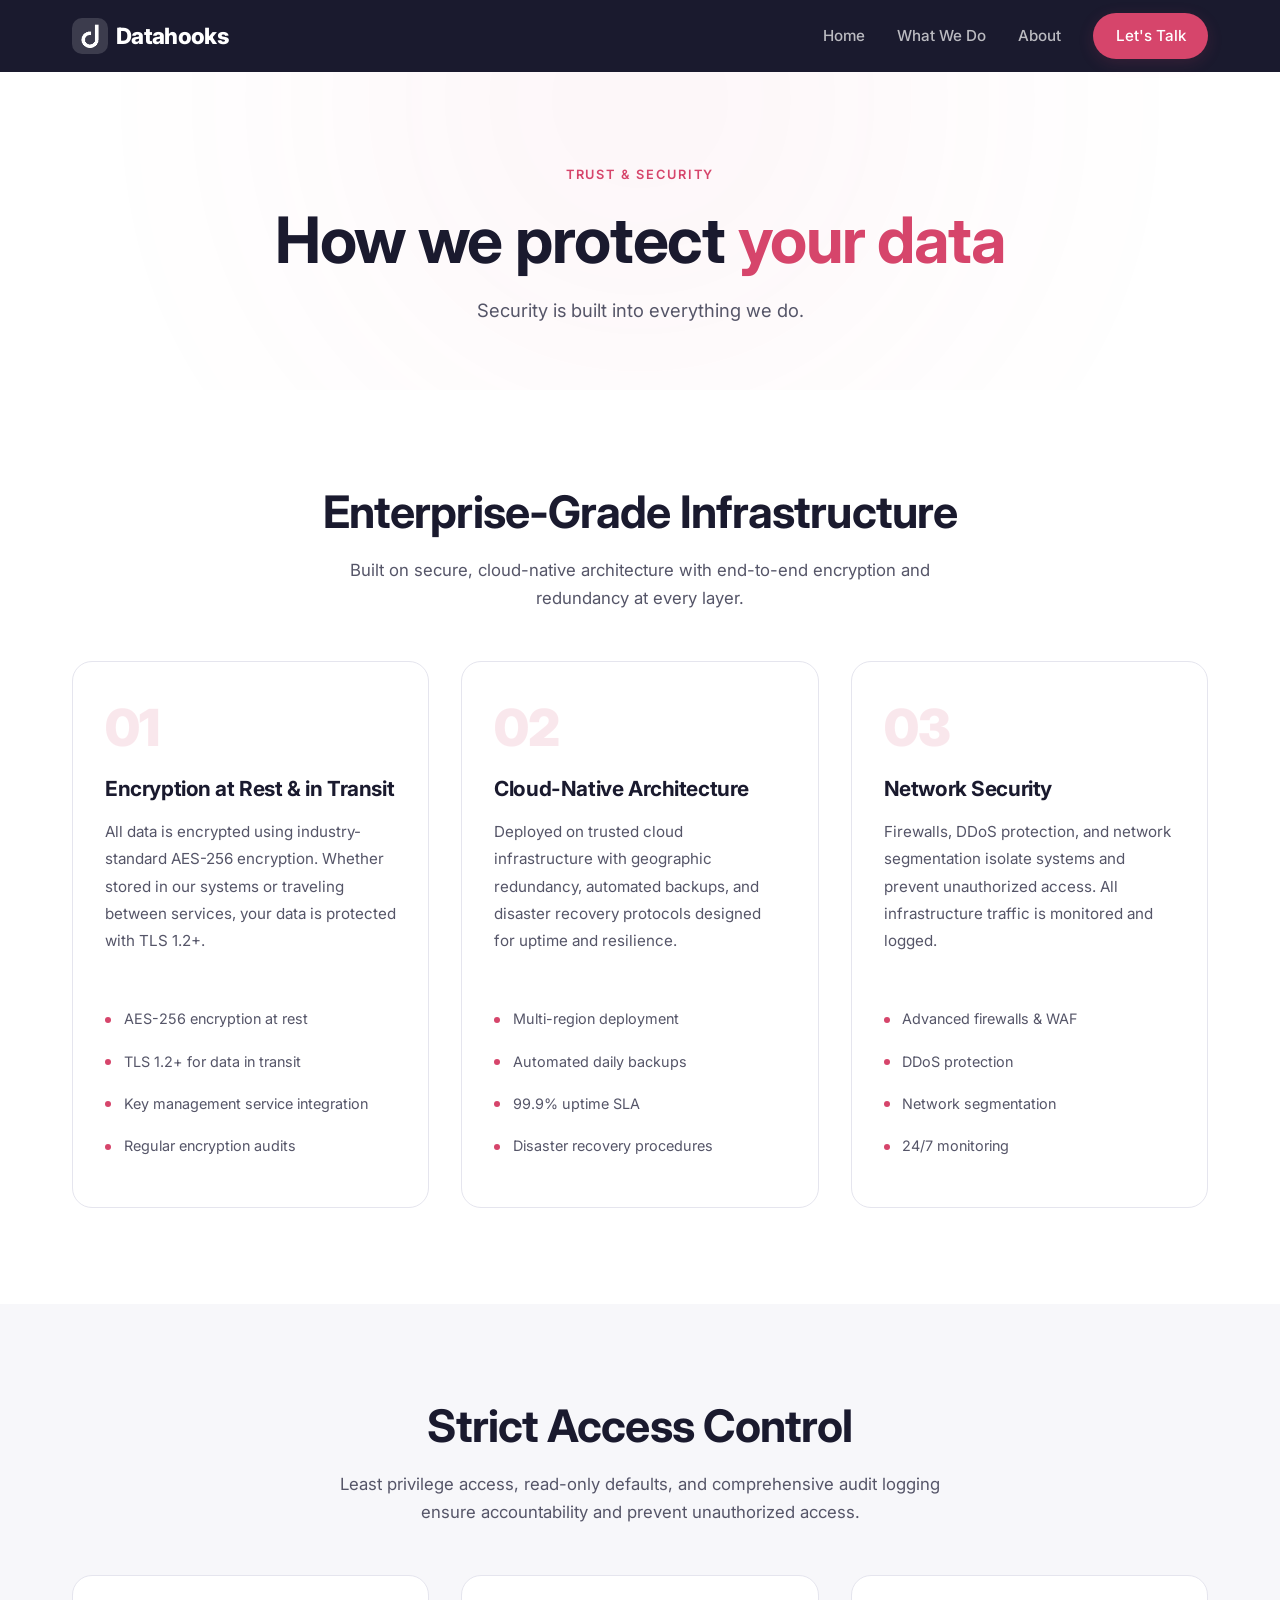
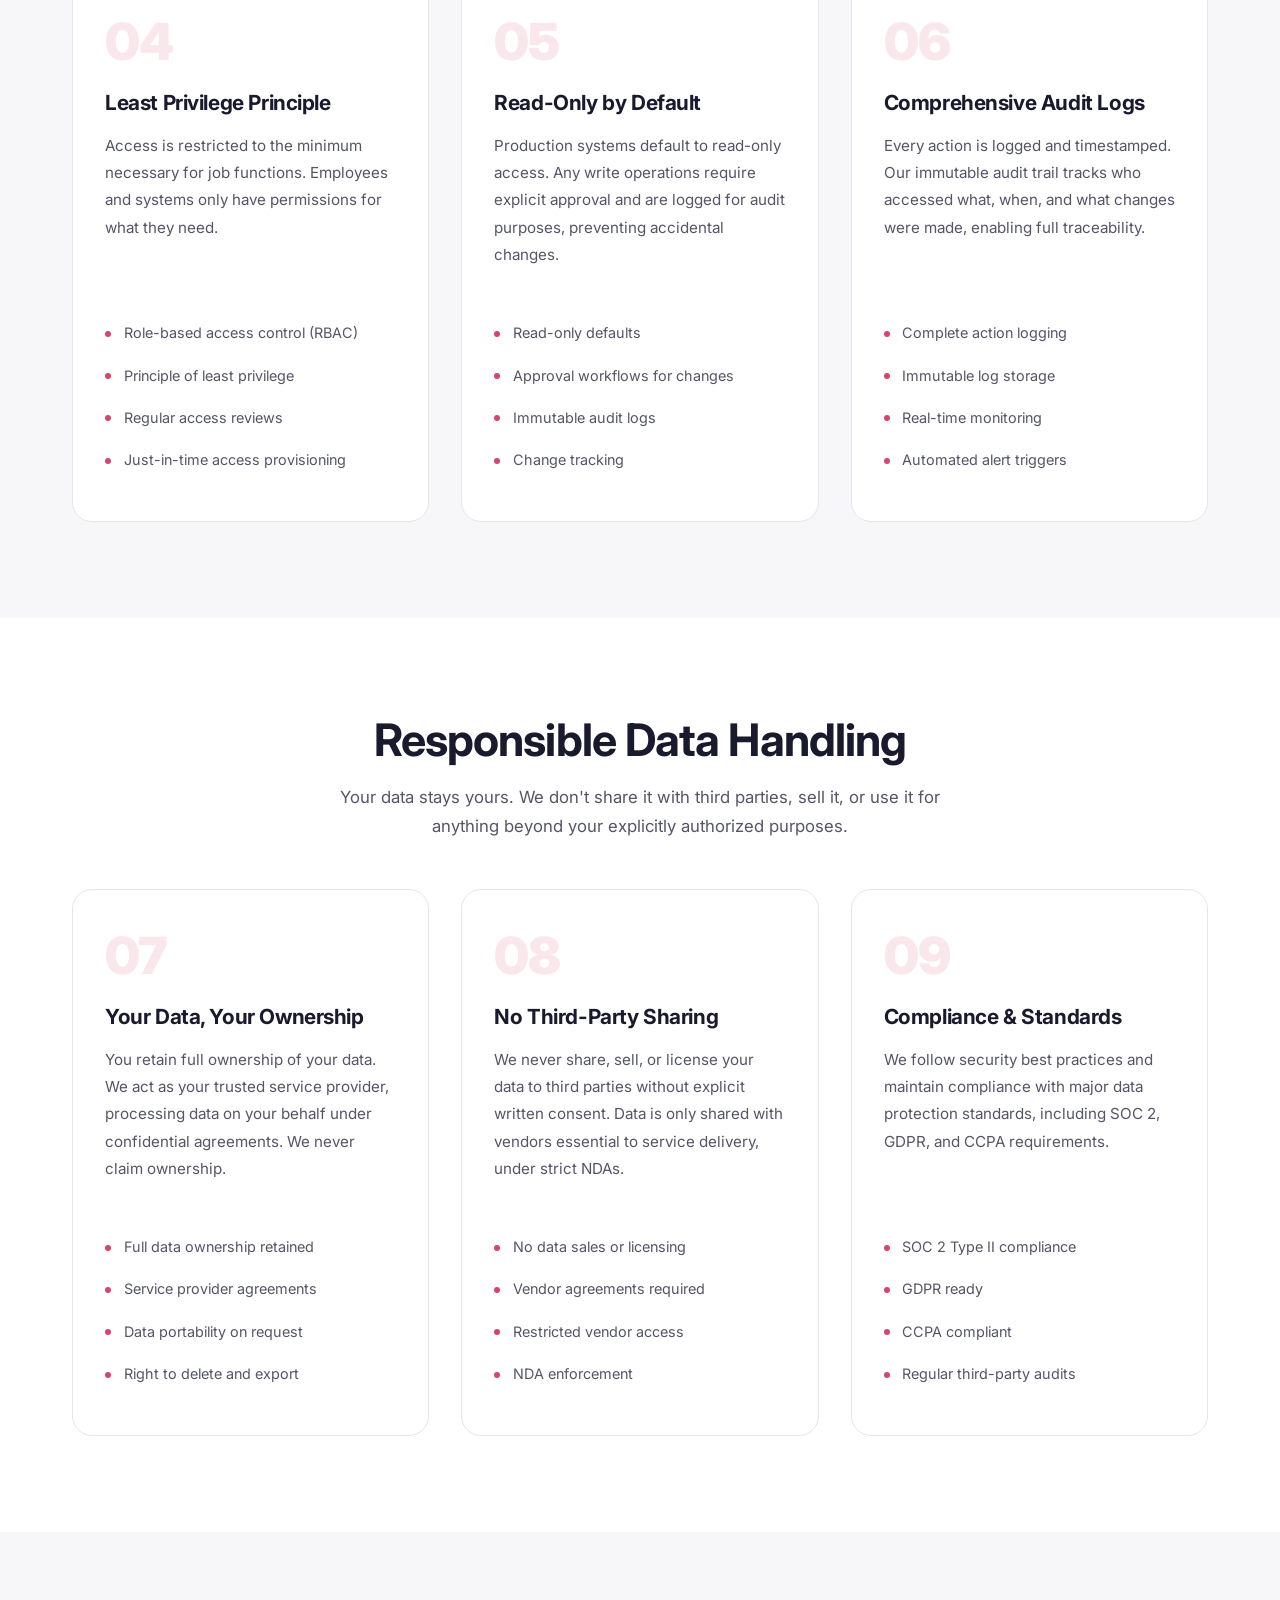
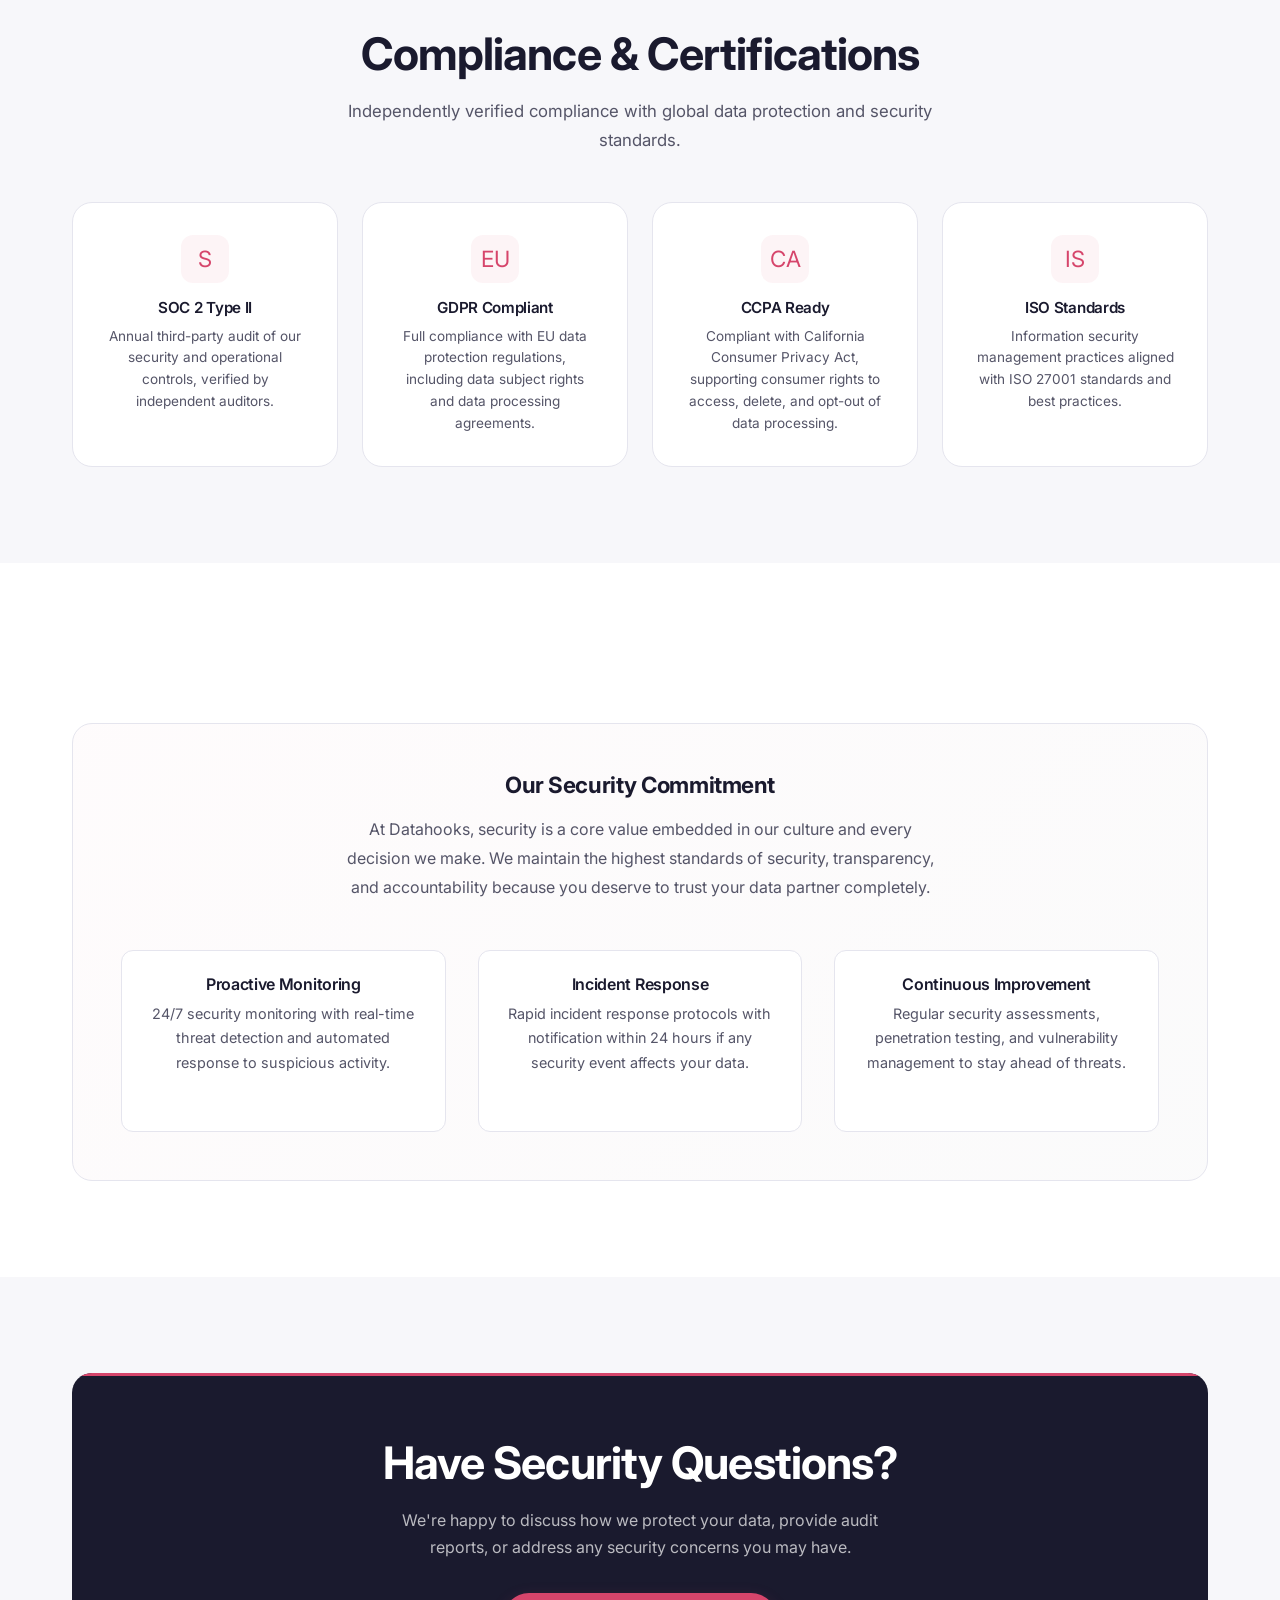
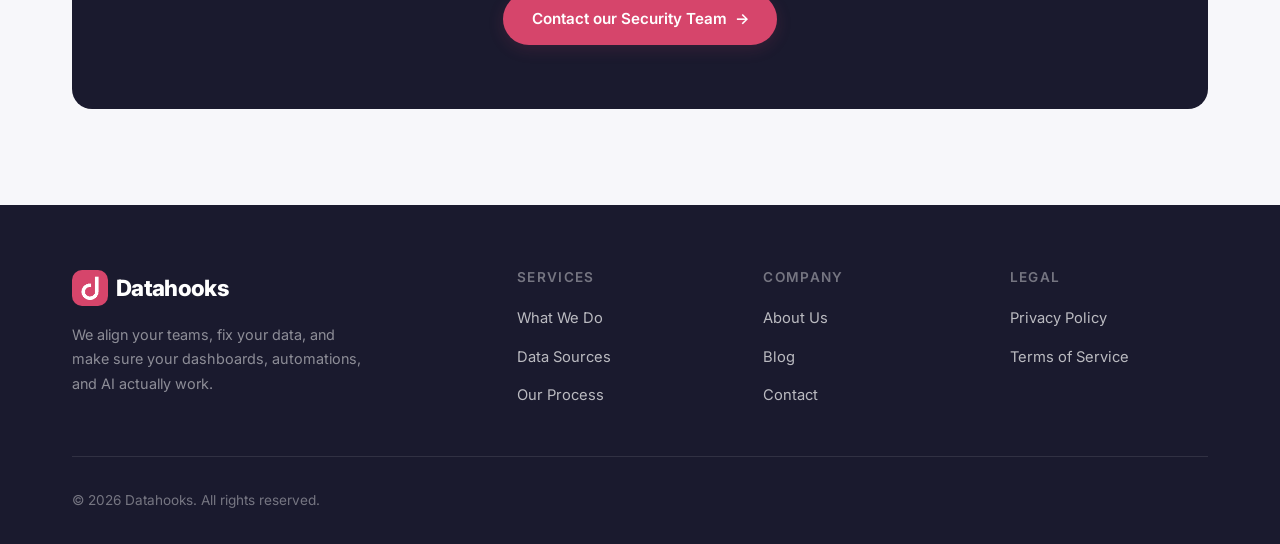
<file: security/index.html>
<!DOCTYPE html>
<html lang="en">
<head>
  <meta charset="UTF-8" />
  <link rel="icon" type="image/x-icon" href="/favicon.ico" />
  <link rel="icon" type="image/png" sizes="32x32" href="/assets/favicon-32.png" />
  <link rel="icon" type="image/png" sizes="16x16" href="/assets/favicon-16.png" />
  <link rel="apple-touch-icon" sizes="180x180" href="/assets/apple-touch-icon.png" />
  <meta name="viewport" content="width=device-width, initial-scale=1.0" />
  <title>Security | Datahooks</title>
  <meta name="description" content="Learn how Datahooks protects your data with enterprise-grade security, encryption, and compliance." />
    <link rel="canonical" href="https://datahooks.net/security/" />
  <meta property="og:type" content="website" />
  <meta property="og:url" content="https://datahooks.net/security/" />
  <meta property="og:title" content="Security | Datahooks" />
  <meta property="og:description" content="How Datahooks protects your data. Our security practices, compliance standards, and infrastructure safeguards." />
  <meta property="og:site_name" content="Datahooks" />
  <meta name="twitter:card" content="summary" />
  <meta name="twitter:title" content="Security | Datahooks" />
  <meta name="twitter:description" content="How Datahooks protects your data. Our security practices, compliance standards, and infrastructure safeguards." />
  <link rel="preconnect" href="https://fonts.googleapis.com" />
  <link href="https://fonts.googleapis.com/css2?family=Inter:wght@400;500;600;700;800;900&display=swap" rel="stylesheet" />
  <link rel="stylesheet" href="/styles.css" />
  <style>
    /* Security Page Custom Styles */
    .security-section {
      scroll-margin-top: 80px;
    }

    .security-cards {
      display: grid;
      grid-template-columns: repeat(auto-fit, minmax(280px, 1fr));
      gap: 2rem;
      margin-top: 3rem;
    }

    .security-card {
      background: var(--bg-card);
      border: 1px solid var(--border-color);
      border-radius: var(--radius-lg);
      padding: 2.5rem 2rem;
      transition: all var(--transition);
      display: flex;
      flex-direction: column;
      position: relative;
      overflow: hidden;
    }

    .security-card::before {
      content: '';
      position: absolute;
      top: 0;
      left: 0;
      right: 0;
      height: 3px;
      background: var(--accent);
      opacity: 0;
      transition: opacity var(--transition);
    }

    .security-card:hover {
      border-color: var(--accent);
      transform: translateY(-6px);
      box-shadow: 0 12px 36px rgba(214, 69, 107, 0.15);
    }

    .security-card:hover::before {
      opacity: 1;
    }

    .security-number {
      font-size: 3.2rem;
      font-weight: 900;
      color: var(--accent);
      opacity: 0.12;
      line-height: 1;
      margin-bottom: 1.5rem;
      letter-spacing: -0.02em;
    }

    .security-card h3 {
      font-size: 1.3rem;
      margin-bottom: 1rem;
      color: var(--navy);
    }

    .security-card p {
      color: var(--text-secondary);
      font-size: 0.95rem;
      line-height: 1.8;
      margin-bottom: 1.2rem;
      flex-grow: 1;
    }

    .security-feature-list {
      list-style: none;
      margin-top: 1.5rem;
    }

    .security-feature-list li {
      color: var(--text-secondary);
      font-size: 0.9rem;
      padding: 0.6rem 0;
      display: flex;
      align-items: flex-start;
      gap: 0.8rem;
      line-height: 1.6;
    }

    .security-feature-list li::before {
      content: '';
      width: 6px;
      height: 6px;
      background: var(--accent);
      border-radius: 50%;
      margin-top: 0.6rem;
      flex-shrink: 0;
    }

    .compliance-badges {
      display: grid;
      grid-template-columns: repeat(auto-fit, minmax(160px, 1fr));
      gap: 1.5rem;
      margin-top: 3rem;
    }

    .compliance-badge {
      background: var(--bg-card);
      border: 1px solid var(--border-color);
      border-radius: var(--radius-lg);
      padding: 2rem;
      text-align: center;
      transition: all var(--transition);
    }

    .compliance-badge:hover {
      border-color: var(--accent);
      background: var(--bg-secondary);
      transform: translateY(-4px);
      box-shadow: var(--shadow);
    }

    .badge-icon {
      width: 48px;
      height: 48px;
      background: var(--accent-bg);
      color: var(--accent);
      border-radius: 12px;
      display: flex;
      align-items: center;
      justify-content: center;
      font-size: 1.4rem;
      margin: 0 auto 1rem;
    }

    .compliance-badge h4 {
      font-size: 0.95rem;
      font-weight: 600;
      color: var(--navy);
      margin-bottom: 0.5rem;
    }

    .compliance-badge p {
      font-size: 0.85rem;
      color: var(--text-secondary);
      line-height: 1.6;
    }

    .trust-section {
      background: linear-gradient(135deg, rgba(214, 69, 107, 0.02) 0%, rgba(26, 26, 46, 0.02) 100%);
      border: 1px solid var(--border-color);
      border-radius: var(--radius-lg);
      padding: 3rem;
      margin-top: 4rem;
      text-align: center;
    }

    .trust-section h3 {
      font-size: 1.4rem;
      margin-bottom: 1rem;
    }

    .trust-section p {
      color: var(--text-secondary);
      font-size: 1rem;
      line-height: 1.8;
      max-width: 600px;
      margin: 0 auto 2rem;
    }

    .security-commitment {
      display: grid;
      grid-template-columns: repeat(auto-fit, minmax(240px, 1fr));
      gap: 2rem;
      margin-top: 3rem;
    }

    .commitment-item {
      padding: 1.5rem;
      border: 1px solid var(--border-color);
      border-radius: var(--radius);
      text-align: center;
      background: var(--bg-primary);
    }

    .commitment-item h4 {
      font-size: 1rem;
      font-weight: 600;
      color: var(--navy);
      margin-bottom: 0.5rem;
    }

    .commitment-item p {
      font-size: 0.9rem;
      color: var(--text-secondary);
      line-height: 1.7;
    }

    /* Responsive */
    @media (max-width: 768px) {
      .security-card {
        padding: 2rem 1.5rem;
      }

      .trust-section {
        padding: 2rem;
      }

      .security-number {
        font-size: 2.4rem;
      }

      .compliance-badges {
        grid-template-columns: repeat(2, 1fr);
      }
    }
  </style>
</head>
<body>

  <!-- ===== NAVBAR ===== -->
  <nav class="navbar">
    <div class="container">
      <a href="/" class="logo"><span class="logo-icon"><img src="/assets/logo-d-white.png" alt="Datahooks" /></span> Datahooks</a>
      <ul class="nav-links" id="navLinks">
        <li><a href="/">Home</a></li>
        <li><a href="/solutions/">What We Do</a></li>
        <li><a href="/about/">About</a></li>
        <li><a href="/contact/" class="btn btn-primary" style="padding:0.6rem 1.4rem;">Let's Talk</a></li>
      </ul>
      <button class="mobile-toggle" id="mobileToggle" aria-label="Toggle menu">
        <span></span><span></span><span></span>
      </button>
    </div>
  </nav>

  <!-- ===== PAGE HEADER ===== -->
  <section class="page-header">
    <div class="container">
      <span class="section-label">Trust & Security</span>
      <h1>How we protect <span class="gradient-text">your data</span></h1>
      <p>Security is built into everything we do.</p>
    </div>
  </section>

  <!-- ===== INFRASTRUCTURE SECURITY ===== -->
  <section class="security-section">
    <div class="container">
      <div style="text-align: center; margin-bottom: 3rem;">
        <h2>Enterprise-Grade Infrastructure</h2>
        <p style="color: var(--text-secondary); font-size: 1.05rem; margin-top: 1rem; max-width: 600px; margin-left: auto; margin-right: auto;">
          Built on secure, cloud-native architecture with end-to-end encryption and redundancy at every layer.
        </p>
      </div>

      <div class="security-cards">
        <div class="security-card fade-in">
          <div class="security-number">01</div>
          <h3>Encryption at Rest & in Transit</h3>
          <p>All data is encrypted using industry-standard AES-256 encryption. Whether stored in our systems or traveling between services, your data is protected with TLS 1.2+.</p>
          <ul class="security-feature-list">
            <li>AES-256 encryption at rest</li>
            <li>TLS 1.2+ for data in transit</li>
            <li>Key management service integration</li>
            <li>Regular encryption audits</li>
          </ul>
        </div>

        <div class="security-card fade-in">
          <div class="security-number">02</div>
          <h3>Cloud-Native Architecture</h3>
          <p>Deployed on trusted cloud infrastructure with geographic redundancy, automated backups, and disaster recovery protocols designed for uptime and resilience.</p>
          <ul class="security-feature-list">
            <li>Multi-region deployment</li>
            <li>Automated daily backups</li>
            <li>99.9% uptime SLA</li>
            <li>Disaster recovery procedures</li>
          </ul>
        </div>

        <div class="security-card fade-in">
          <div class="security-number">03</div>
          <h3>Network Security</h3>
          <p>Firewalls, DDoS protection, and network segmentation isolate systems and prevent unauthorized access. All infrastructure traffic is monitored and logged.</p>
          <ul class="security-feature-list">
            <li>Advanced firewalls & WAF</li>
            <li>DDoS protection</li>
            <li>Network segmentation</li>
            <li>24/7 monitoring</li>
          </ul>
        </div>
      </div>
    </div>
  </section>

  <!-- ===== ACCESS CONTROL ===== -->
  <section class="security-section" style="background: var(--bg-secondary);">
    <div class="container">
      <div style="text-align: center; margin-bottom: 3rem;">
        <h2>Strict Access Control</h2>
        <p style="color: var(--text-secondary); font-size: 1.05rem; margin-top: 1rem; max-width: 600px; margin-left: auto; margin-right: auto;">
          Least privilege access, read-only defaults, and comprehensive audit logging ensure accountability and prevent unauthorized access.
        </p>
      </div>

      <div class="security-cards">
        <div class="security-card fade-in">
          <div class="security-number">04</div>
          <h3>Least Privilege Principle</h3>
          <p>Access is restricted to the minimum necessary for job functions. Employees and systems only have permissions for what they need.</p>
          <ul class="security-feature-list">
            <li>Role-based access control (RBAC)</li>
            <li>Principle of least privilege</li>
            <li>Regular access reviews</li>
            <li>Just-in-time access provisioning</li>
          </ul>
        </div>

        <div class="security-card fade-in">
          <div class="security-number">05</div>
          <h3>Read-Only by Default</h3>
          <p>Production systems default to read-only access. Any write operations require explicit approval and are logged for audit purposes, preventing accidental changes.</p>
          <ul class="security-feature-list">
            <li>Read-only defaults</li>
            <li>Approval workflows for changes</li>
            <li>Immutable audit logs</li>
            <li>Change tracking</li>
          </ul>
        </div>

        <div class="security-card fade-in">
          <div class="security-number">06</div>
          <h3>Comprehensive Audit Logs</h3>
          <p>Every action is logged and timestamped. Our immutable audit trail tracks who accessed what, when, and what changes were made, enabling full traceability.</p>
          <ul class="security-feature-list">
            <li>Complete action logging</li>
            <li>Immutable log storage</li>
            <li>Real-time monitoring</li>
            <li>Automated alert triggers</li>
          </ul>
        </div>
      </div>
    </div>
  </section>

  <!-- ===== DATA HANDLING ===== -->
  <section class="security-section">
    <div class="container">
      <div style="text-align: center; margin-bottom: 3rem;">
        <h2>Responsible Data Handling</h2>
        <p style="color: var(--text-secondary); font-size: 1.05rem; margin-top: 1rem; max-width: 600px; margin-left: auto; margin-right: auto;">
          Your data stays yours. We don't share it with third parties, sell it, or use it for anything beyond your explicitly authorized purposes.
        </p>
      </div>

      <div class="security-cards">
        <div class="security-card fade-in">
          <div class="security-number">07</div>
          <h3>Your Data, Your Ownership</h3>
          <p>You retain full ownership of your data. We act as your trusted service provider, processing data on your behalf under confidential agreements. We never claim ownership.</p>
          <ul class="security-feature-list">
            <li>Full data ownership retained</li>
            <li>Service provider agreements</li>
            <li>Data portability on request</li>
            <li>Right to delete and export</li>
          </ul>
        </div>

        <div class="security-card fade-in">
          <div class="security-number">08</div>
          <h3>No Third-Party Sharing</h3>
          <p>We never share, sell, or license your data to third parties without explicit written consent. Data is only shared with vendors essential to service delivery, under strict NDAs.</p>
          <ul class="security-feature-list">
            <li>No data sales or licensing</li>
            <li>Vendor agreements required</li>
            <li>Restricted vendor access</li>
            <li>NDA enforcement</li>
          </ul>
        </div>

        <div class="security-card fade-in">
          <div class="security-number">09</div>
          <h3>Compliance & Standards</h3>
          <p>We follow security best practices and maintain compliance with major data protection standards, including SOC 2, GDPR, and CCPA requirements.</p>
          <ul class="security-feature-list">
            <li>SOC 2 Type II compliance</li>
            <li>GDPR ready</li>
            <li>CCPA compliant</li>
            <li>Regular third-party audits</li>
          </ul>
        </div>
      </div>
    </div>
  </section>

  <!-- ===== COMPLIANCE & CERTIFICATIONS ===== -->
  <section class="security-section" style="background: var(--bg-secondary);">
    <div class="container">
      <div style="text-align: center; margin-bottom: 3rem;">
        <h2>Compliance & Certifications</h2>
        <p style="color: var(--text-secondary); font-size: 1.05rem; margin-top: 1rem; max-width: 600px; margin-left: auto; margin-right: auto;">
          Independently verified compliance with global data protection and security standards.
        </p>
      </div>

      <div class="compliance-badges">
        <div class="compliance-badge fade-in">
          <div class="badge-icon">S</div>
          <h4>SOC 2 Type II</h4>
          <p>Annual third-party audit of our security and operational controls, verified by independent auditors.</p>
        </div>

        <div class="compliance-badge fade-in">
          <div class="badge-icon">EU</div>
          <h4>GDPR Compliant</h4>
          <p>Full compliance with EU data protection regulations, including data subject rights and data processing agreements.</p>
        </div>

        <div class="compliance-badge fade-in">
          <div class="badge-icon">CA</div>
          <h4>CCPA Ready</h4>
          <p>Compliant with California Consumer Privacy Act, supporting consumer rights to access, delete, and opt-out of data processing.</p>
        </div>

        <div class="compliance-badge fade-in">
          <div class="badge-icon">IS</div>
          <h4>ISO Standards</h4>
          <p>Information security management practices aligned with ISO 27001 standards and best practices.</p>
        </div>
      </div>
    </div>
  </section>

  <!-- ===== TRUST & COMMITMENT ===== -->
  <section class="security-section">
    <div class="container">
      <div class="trust-section fade-in">
        <h3>Our Security Commitment</h3>
        <p>
          At Datahooks, security is a core value embedded in our culture and every decision we make. We maintain the highest standards of security, transparency, and accountability because you deserve to trust your data partner completely.
        </p>

        <div class="security-commitment">
          <div class="commitment-item">
            <h4>Proactive Monitoring</h4>
            <p>24/7 security monitoring with real-time threat detection and automated response to suspicious activity.</p>
          </div>
          <div class="commitment-item">
            <h4>Incident Response</h4>
            <p>Rapid incident response protocols with notification within 24 hours if any security event affects your data.</p>
          </div>
          <div class="commitment-item">
            <h4>Continuous Improvement</h4>
            <p>Regular security assessments, penetration testing, and vulnerability management to stay ahead of threats.</p>
          </div>
        </div>
      </div>
    </div>
  </section>

  <!-- ===== CTA ===== -->
  <section class="cta-banner">
    <div class="container">
      <div class="cta-box">
        <h2>Have Security Questions?</h2>
        <p>We're happy to discuss how we protect your data, provide audit reports, or address any security concerns you may have.</p>
        <div style="display:flex; gap:1rem; justify-content:center; flex-wrap:wrap;">
          <a href="/contact/" class="btn btn-primary">Contact our Security Team <span>→</span></a>
        </div>
      </div>
    </div>
  </section>

  <!-- ===== FOOTER ===== -->
  <footer class="footer">
    <div class="container">
      <div class="footer-grid">
        <div class="footer-brand">
          <a href="/" class="logo"><span class="logo-icon"><img src="/assets/logo-d-white.png" alt="Datahooks" /></span> Datahooks</a>
          <p>We align your teams, fix your data, and make sure your dashboards, automations, and AI actually work.</p>
        </div>
        <div>
          <h4>Services</h4>
          <ul class="footer-links">
            <li><a href="/solutions/">What We Do</a></li>
            <li><a href="/solutions/#integrations">Data Sources</a></li>
            <li><a href="/solutions/#process">Our Process</a></li>
          </ul>
        </div>
        <div>
          <h4>Company</h4>
          <ul class="footer-links">
            <li><a href="/about/">About Us</a></li>
            <li><a href="/blog/">Blog</a></li>
            <li><a href="/contact/">Contact</a></li>
          </ul>
        </div>
        <div>
          <h4>Legal</h4>
          <ul class="footer-links">
            <li><a href="/privacy/">Privacy Policy</a></li>
            <li><a href="/terms/">Terms of Service</a></li>
          </ul>
        </div>
      </div>
      <div class="footer-bottom">
        <span>&copy; 2026 Datahooks. All rights reserved.</span>
      </div>
    </div>
  </footer>

  <script>
    document.getElementById('mobileToggle').addEventListener('click', () => {
      document.getElementById('navLinks').classList.toggle('open');
    });
    const observer = new IntersectionObserver((entries) => {
      entries.forEach(entry => { if (entry.isIntersecting) entry.target.classList.add('visible'); });
    }, { threshold: 0.1 });
    document.querySelectorAll('.fade-in').forEach(el => observer.observe(el));
  </script>

</body>
</html>
</file>
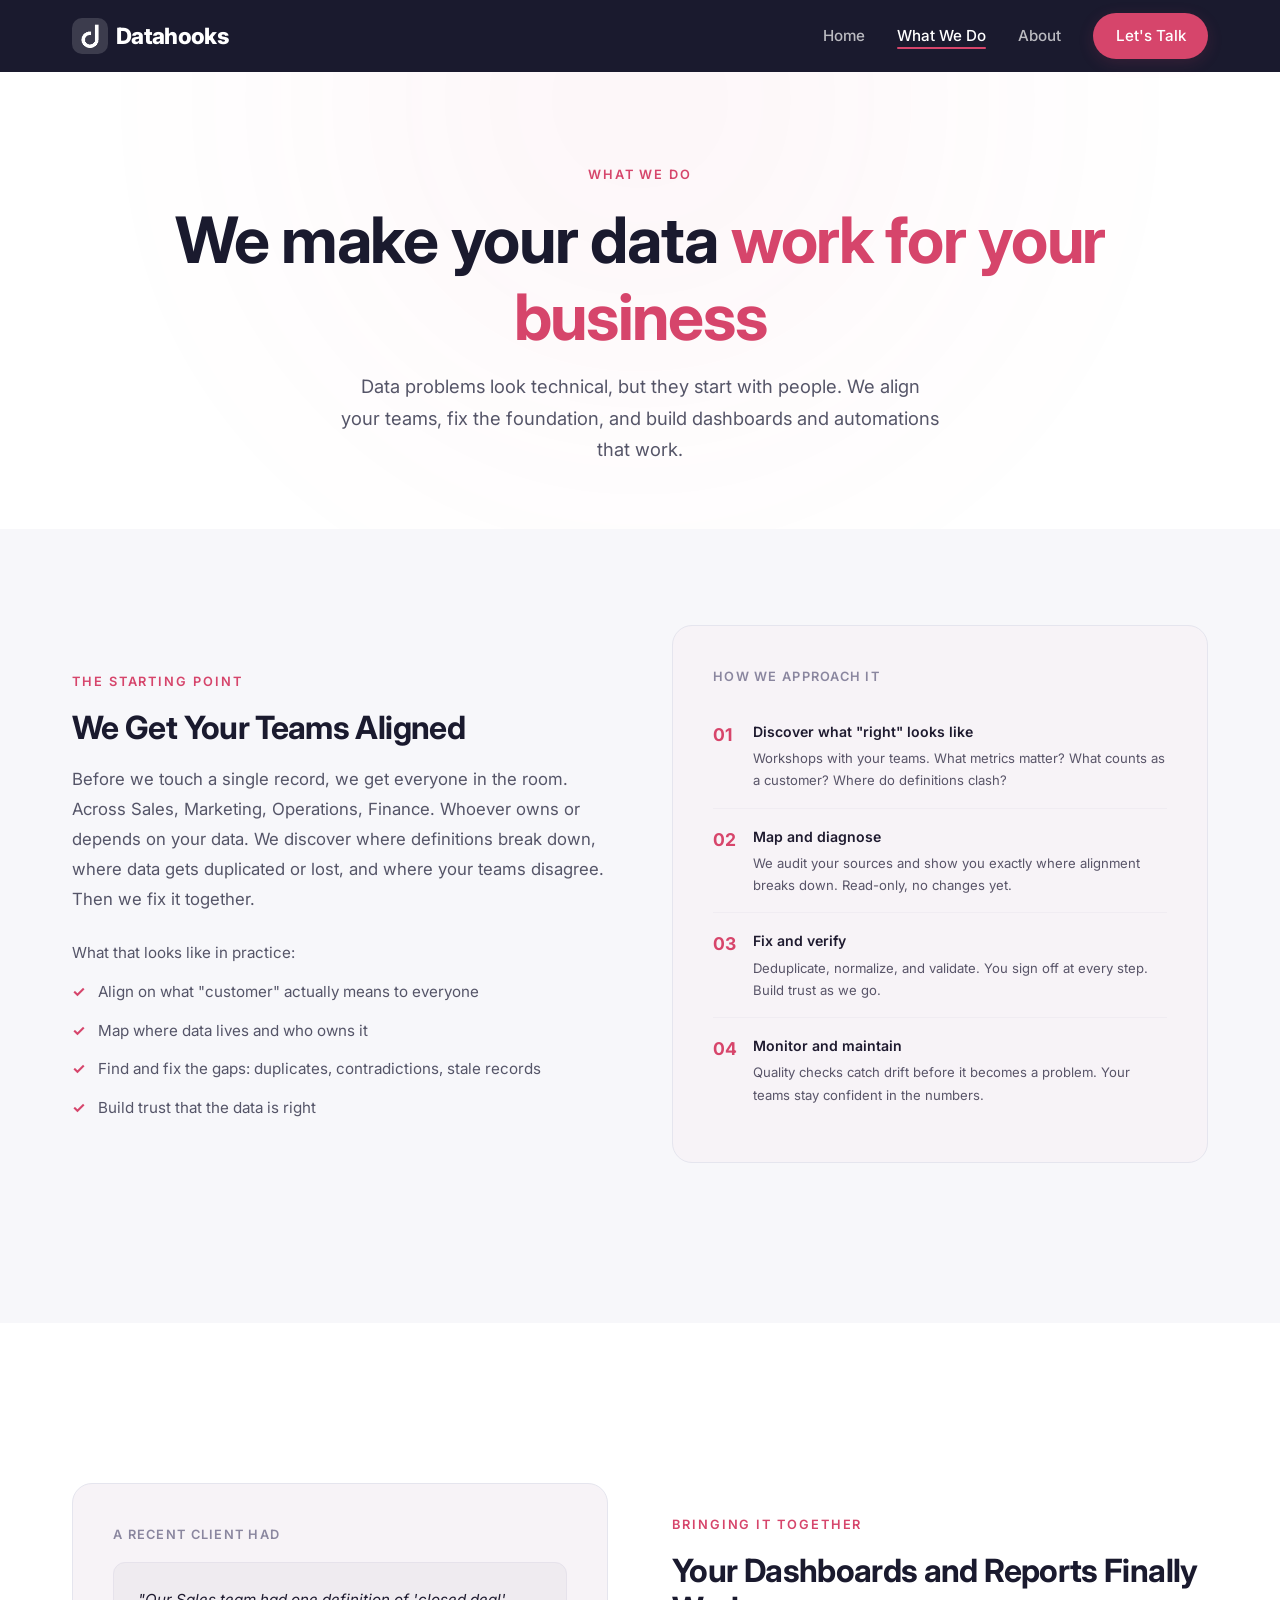
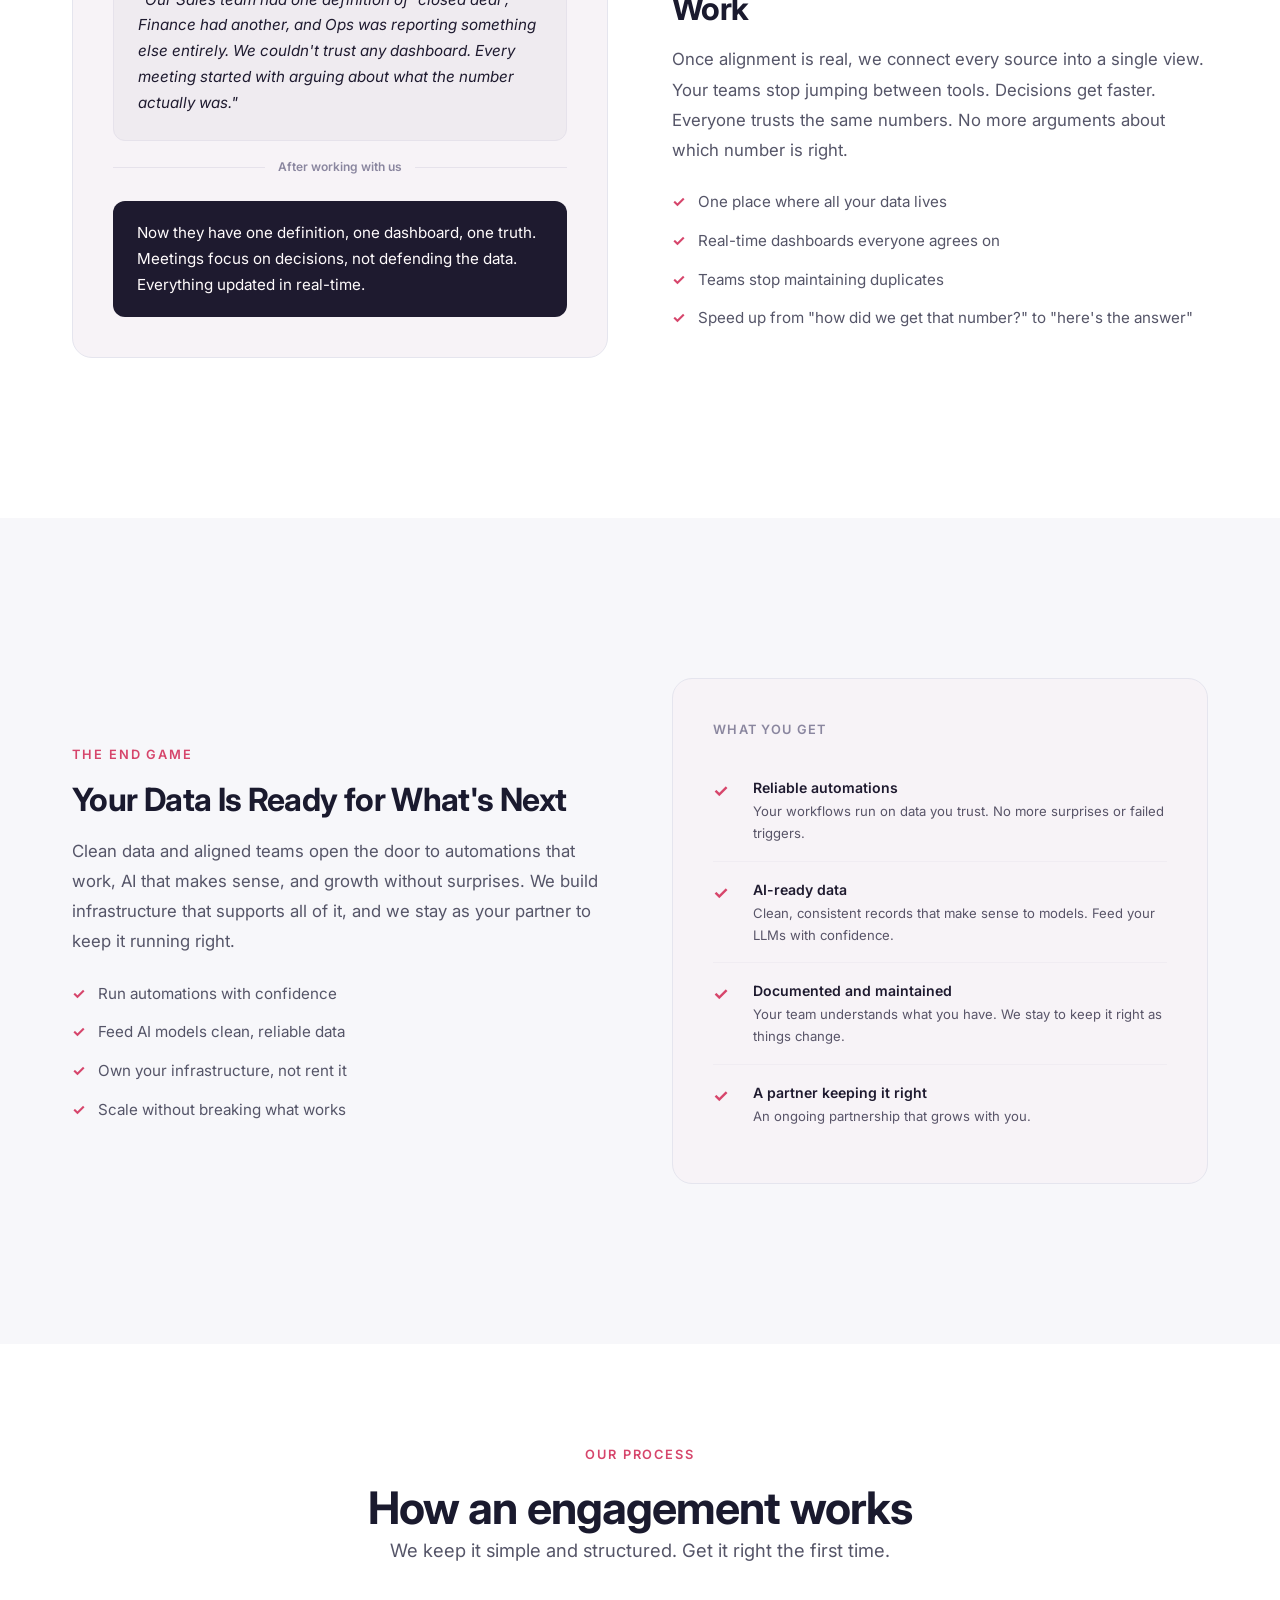
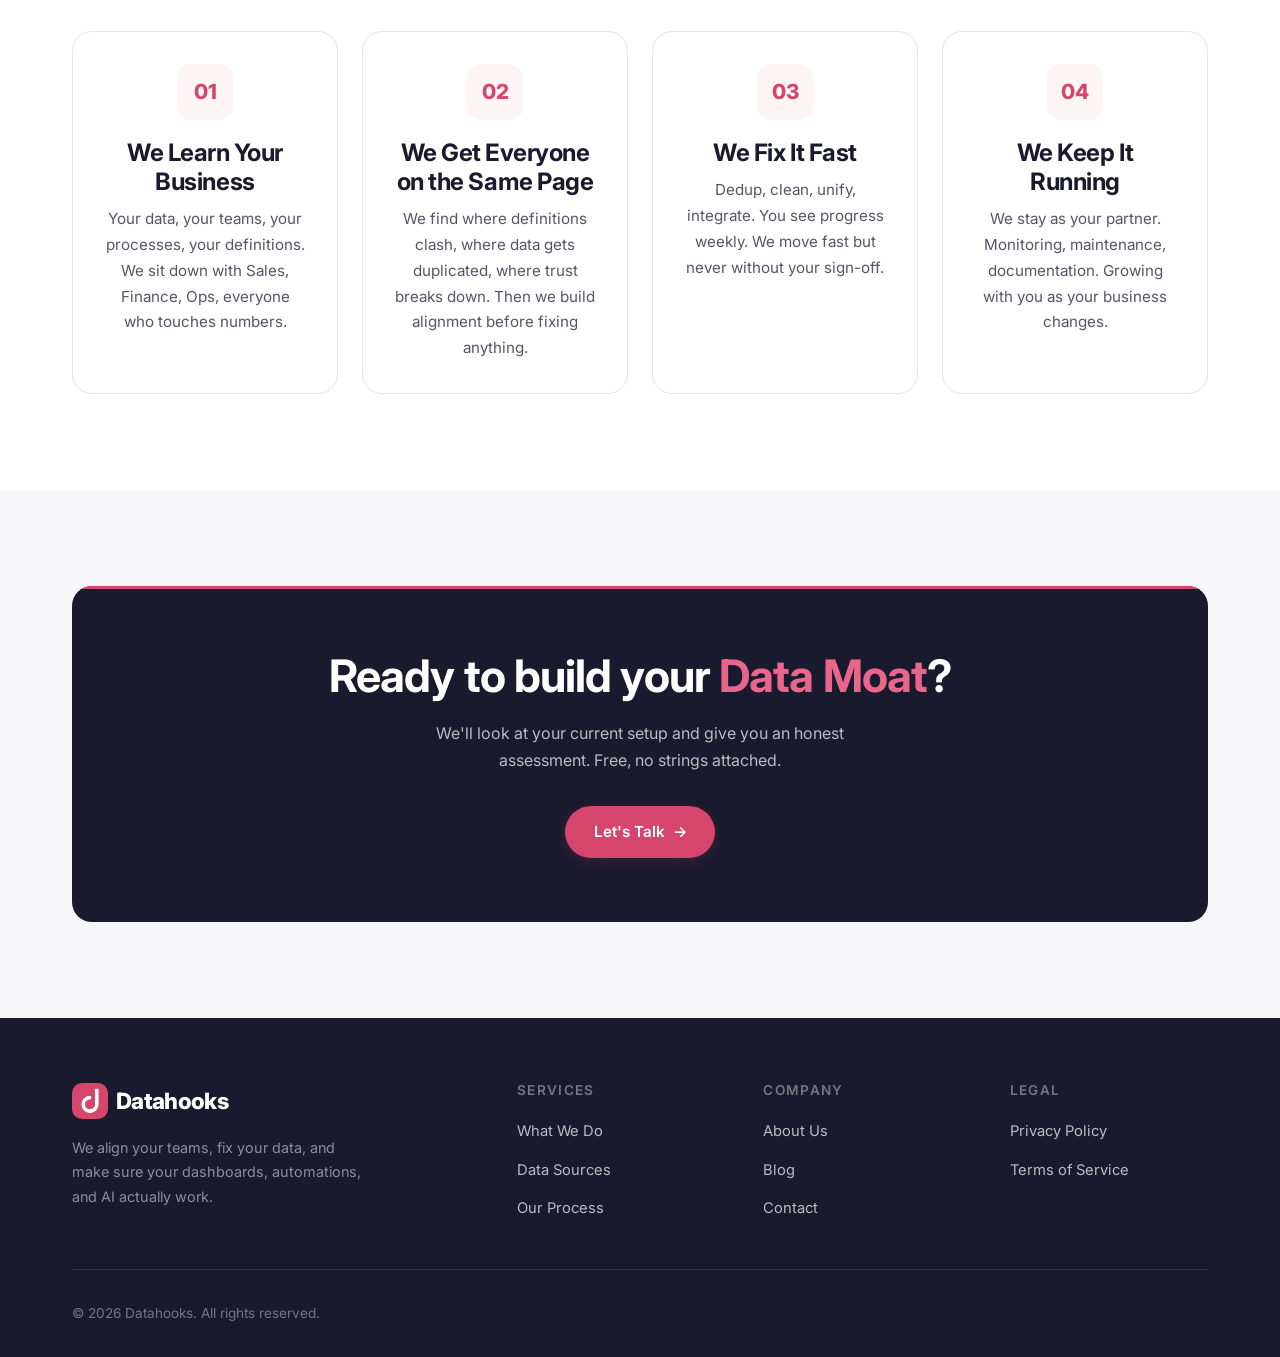
<file: solutions/index.html>
<!DOCTYPE html>
<html lang="en">
<head>
  <meta charset="UTF-8" />
  <link rel="icon" type="image/x-icon" href="/favicon.ico" />
  <link rel="icon" type="image/png" sizes="32x32" href="/assets/favicon-32.png" />
  <link rel="icon" type="image/png" sizes="16x16" href="/assets/favicon-16.png" />
  <link rel="apple-touch-icon" sizes="180x180" href="/assets/apple-touch-icon.png" />
  <meta name="viewport" content="width=device-width, initial-scale=1.0" />
  <title>What We Do | Datahooks</title>
  <meta name="description" content="Datahooks aligns your teams around reliable data. Fix your dashboards, enable automations, and prepare for AI. All on a foundation that works." />
    <link rel="canonical" href="https://datahooks.net/solutions/" />
  <meta property="og:type" content="website" />
  <meta property="og:url" content="https://datahooks.net/solutions/" />
  <meta property="og:title" content="What We Do | Datahooks" />
  <meta property="og:description" content="We align your teams on what matters, fix your dashboards and reports, and get your data ready for automations and AI." />
  <meta property="og:site_name" content="Datahooks" />
  <meta name="twitter:card" content="summary" />
  <meta name="twitter:title" content="What We Do | Datahooks" />
  <meta name="twitter:description" content="We align your teams on what matters, fix your dashboards and reports, and get your data ready for automations and AI." />
  <link rel="preconnect" href="https://fonts.googleapis.com" />
  <link href="https://fonts.googleapis.com/css2?family=Inter:wght@400;500;600;700;800;900&display=swap" rel="stylesheet" />
  <link rel="stylesheet" href="/styles.css" />
</head>
<body>

  <!-- ===== NAVBAR ===== -->
  <nav class="navbar">
    <div class="container">
      <a href="/" class="logo">
        <span class="logo-icon"><img src="/assets/logo-d-white.png" alt="Datahooks" /></span> Datahooks
      </a>
      <ul class="nav-links" id="navLinks">
        <li><a href="/">Home</a></li>
        <li><a href="/solutions/" class="active">What We Do</a></li>
        <li><a href="/about/">About</a></li>
        <li><a href="/contact/" class="btn btn-primary" style="padding:0.6rem 1.4rem;">Let's Talk</a></li>
      </ul>
      <button class="mobile-toggle" id="mobileToggle" aria-label="Toggle menu">
        <span></span><span></span><span></span>
      </button>
    </div>
  </nav>

  <!-- ===== PAGE HEADER ===== -->
  <section class="page-header">
    <div class="container">
      <span class="section-label">What We Do</span>
      <h1>We make your data <span class="gradient-text">work for your business</span></h1>
      <p>Data problems look technical, but they start with people. We align your teams, fix the foundation, and build dashboards and automations that work.</p>
    </div>
  </section>

  <!-- ===== SERVICE 1: DATA CLEANING ===== -->
  <section style="background: var(--bg-secondary);">
    <div class="container">
      <div class="value-prop-item fade-in" style="border:none; padding-top:0;">
        <div class="value-prop-text">
          <span class="section-label">The Starting Point</span>
          <h3 style="font-size:2rem;">We Get Your Teams Aligned</h3>
          <p style="margin-bottom:1.5rem;">Before we touch a single record, we get everyone in the room. Across Sales, Marketing, Operations, Finance. Whoever owns or depends on your data. We discover where definitions break down, where data gets duplicated or lost, and where your teams disagree. Then we fix it together.</p>
          <p style="color:var(--text-secondary); font-size:0.95rem; line-height:1.8;">What that looks like in practice:</p>
          <ul style="list-style:none; display:flex; flex-direction:column; gap:0.8rem; margin-top:0.8rem;">
            <li style="display:flex; align-items:flex-start; gap:0.8rem; color:var(--text-secondary); font-size:0.95rem;">
              <span style="color:var(--accent); font-weight:700;">✓</span> Align on what "customer" actually means to everyone
            </li>
            <li style="display:flex; align-items:flex-start; gap:0.8rem; color:var(--text-secondary); font-size:0.95rem;">
              <span style="color:var(--accent); font-weight:700;">✓</span> Map where data lives and who owns it
            </li>
            <li style="display:flex; align-items:flex-start; gap:0.8rem; color:var(--text-secondary); font-size:0.95rem;">
              <span style="color:var(--accent); font-weight:700;">✓</span> Find and fix the gaps: duplicates, contradictions, stale records
            </li>
            <li style="display:flex; align-items:flex-start; gap:0.8rem; color:var(--text-secondary); font-size:0.95rem;">
              <span style="color:var(--accent); font-weight:700;">✓</span> Build trust that the data is right
            </li>
          </ul>
        </div>
        <div class="value-prop-visual">
          <div style="width:100%;">
            <div style="font-size:0.8rem; color:var(--text-muted); margin-bottom:1rem; font-weight:600; text-transform:uppercase; letter-spacing:0.1em;">How we approach it</div>
            <div style="display:flex; flex-direction:column; gap:0;">
              <div style="display:flex; gap:1rem; align-items:flex-start; padding:1rem 0; border-bottom:1px solid var(--border-light);">
                <div style="min-width:24px; color:var(--accent); font-weight:700; font-size:1.1rem;">01</div>
                <div>
                  <div style="font-size:0.88rem; font-weight:600; color:var(--navy); margin-bottom:0.2rem;">Discover what "right" looks like</div>
                  <div style="font-size:0.82rem; color:var(--text-secondary);">Workshops with your teams. What metrics matter? What counts as a customer? Where do definitions clash?</div>
                </div>
              </div>
              <div style="display:flex; gap:1rem; align-items:flex-start; padding:1rem 0; border-bottom:1px solid var(--border-light);">
                <div style="min-width:24px; color:var(--accent); font-weight:700; font-size:1.1rem;">02</div>
                <div>
                  <div style="font-size:0.88rem; font-weight:600; color:var(--navy); margin-bottom:0.2rem;">Map and diagnose</div>
                  <div style="font-size:0.82rem; color:var(--text-secondary);">We audit your sources and show you exactly where alignment breaks down. Read-only, no changes yet.</div>
                </div>
              </div>
              <div style="display:flex; gap:1rem; align-items:flex-start; padding:1rem 0; border-bottom:1px solid var(--border-light);">
                <div style="min-width:24px; color:var(--accent); font-weight:700; font-size:1.1rem;">03</div>
                <div>
                  <div style="font-size:0.88rem; font-weight:600; color:var(--navy); margin-bottom:0.2rem;">Fix and verify</div>
                  <div style="font-size:0.82rem; color:var(--text-secondary);">Deduplicate, normalize, and validate. You sign off at every step. Build trust as we go.</div>
                </div>
              </div>
              <div style="display:flex; gap:1rem; align-items:flex-start; padding:1rem 0;">
                <div style="min-width:24px; color:var(--accent); font-weight:700; font-size:1.1rem;">04</div>
                <div>
                  <div style="font-size:0.88rem; font-weight:600; color:var(--navy); margin-bottom:0.2rem;">Monitor and maintain</div>
                  <div style="font-size:0.82rem; color:var(--text-secondary);">Quality checks catch drift before it becomes a problem. Your teams stay confident in the numbers.</div>
                </div>
              </div>
            </div>
          </div>
        </div>
      </div>
    </div>
  </section>

  <!-- ===== SERVICE 2: DATA UNIFICATION ===== -->
  <section id="integrations">
    <div class="container">
      <div class="value-prop-item reverse fade-in" style="border:none;">
        <div class="value-prop-text">
          <span class="section-label">Bringing It Together</span>
          <h3 style="font-size:2rem;">Your Dashboards and Reports Finally Work</h3>
          <p style="margin-bottom:1.5rem;">Once alignment is real, we connect every source into a single view. Your teams stop jumping between tools. Decisions get faster. Everyone trusts the same numbers. No more arguments about which number is right.</p>
          <ul style="list-style:none; display:flex; flex-direction:column; gap:0.8rem;">
            <li style="display:flex; align-items:flex-start; gap:0.8rem; color:var(--text-secondary); font-size:0.95rem;">
              <span style="color:var(--accent); font-weight:700;">✓</span> One place where all your data lives
            </li>
            <li style="display:flex; align-items:flex-start; gap:0.8rem; color:var(--text-secondary); font-size:0.95rem;">
              <span style="color:var(--accent); font-weight:700;">✓</span> Real-time dashboards everyone agrees on
            </li>
            <li style="display:flex; align-items:flex-start; gap:0.8rem; color:var(--text-secondary); font-size:0.95rem;">
              <span style="color:var(--accent); font-weight:700;">✓</span> Teams stop maintaining duplicates
            </li>
            <li style="display:flex; align-items:flex-start; gap:0.8rem; color:var(--text-secondary); font-size:0.95rem;">
              <span style="color:var(--accent); font-weight:700;">✓</span> Speed up from "how did we get that number?" to "here's the answer"
            </li>
          </ul>
        </div>
        <div class="value-prop-visual">
          <div style="width:100%;">
            <div style="font-size:0.8rem; color:var(--text-muted); margin-bottom:1rem; font-weight:600; text-transform:uppercase; letter-spacing:0.1em;">A recent client had</div>
            <div style="background:rgba(26,26,46,0.03); border:1px solid var(--border-color); border-radius:12px; padding:1.5rem; margin-bottom:1rem;">
              <div style="font-size:0.95rem; color:var(--navy); line-height:1.7; font-style:italic;">"Our Sales team had one definition of 'closed deal', Finance had another, and Ops was reporting something else entirely. We couldn't trust any dashboard. Every meeting started with arguing about what the number actually was."</div>
            </div>
            <div style="display:flex; align-items:center; gap:0.8rem; margin-bottom:1.5rem;">
              <div style="flex:1; height:1px; background:var(--border-color);"></div>
              <div style="font-size:0.75rem; color:var(--text-muted); font-weight:600; white-space:nowrap;">After working with us</div>
              <div style="flex:1; height:1px; background:var(--border-color);"></div>
            </div>
            <div style="background:var(--navy); color:#fff; border-radius:12px; padding:1.2rem 1.5rem;">
              <div style="font-size:0.95rem; line-height:1.7;">Now they have one definition, one dashboard, one truth. Meetings focus on decisions, not defending the data. Everything updated in real-time.</div>
            </div>
          </div>
        </div>
      </div>
    </div>
  </section>

  <!-- ===== SERVICE 3: CORD CUTTING ===== -->
  <section style="background: var(--bg-secondary);">
    <div class="container">
      <div class="value-prop-item fade-in" style="border:none;">
        <div class="value-prop-text">
          <span class="section-label">The End Game</span>
          <h3 style="font-size:2rem;">Your Data Is Ready for What's Next</h3>
          <p style="margin-bottom:1.5rem;">Clean data and aligned teams open the door to automations that work, AI that makes sense, and growth without surprises. We build infrastructure that supports all of it, and we stay as your partner to keep it running right.</p>
          <ul style="list-style:none; display:flex; flex-direction:column; gap:0.8rem;">
            <li style="display:flex; align-items:flex-start; gap:0.8rem; color:var(--text-secondary); font-size:0.95rem;">
              <span style="color:var(--accent); font-weight:700;">✓</span> Run automations with confidence
            </li>
            <li style="display:flex; align-items:flex-start; gap:0.8rem; color:var(--text-secondary); font-size:0.95rem;">
              <span style="color:var(--accent); font-weight:700;">✓</span> Feed AI models clean, reliable data
            </li>
            <li style="display:flex; align-items:flex-start; gap:0.8rem; color:var(--text-secondary); font-size:0.95rem;">
              <span style="color:var(--accent); font-weight:700;">✓</span> Own your infrastructure, not rent it
            </li>
            <li style="display:flex; align-items:flex-start; gap:0.8rem; color:var(--text-secondary); font-size:0.95rem;">
              <span style="color:var(--accent); font-weight:700;">✓</span> Scale without breaking what works
            </li>
          </ul>
        </div>
        <div class="value-prop-visual">
          <div style="width:100%;">
            <div style="font-size:0.8rem; color:var(--text-muted); margin-bottom:1.2rem; font-weight:600; text-transform:uppercase; letter-spacing:0.1em;">What you get</div>
            <div style="display:flex; flex-direction:column; gap:0;">
              <div style="display:flex; gap:1rem; align-items:flex-start; padding:1rem 0; border-bottom:1px solid var(--border-light);">
                <div style="min-width:24px; color:var(--accent); font-weight:700; font-size:1.1rem;">✓</div>
                <div>
                  <div style="font-size:0.88rem; font-weight:600; color:var(--navy);">Reliable automations</div>
                  <div style="font-size:0.82rem; color:var(--text-secondary);">Your workflows run on data you trust. No more surprises or failed triggers.</div>
                </div>
              </div>
              <div style="display:flex; gap:1rem; align-items:flex-start; padding:1rem 0; border-bottom:1px solid var(--border-light);">
                <div style="min-width:24px; color:var(--accent); font-weight:700; font-size:1.1rem;">✓</div>
                <div>
                  <div style="font-size:0.88rem; font-weight:600; color:var(--navy);">AI-ready data</div>
                  <div style="font-size:0.82rem; color:var(--text-secondary);">Clean, consistent records that make sense to models. Feed your LLMs with confidence.</div>
                </div>
              </div>
              <div style="display:flex; gap:1rem; align-items:flex-start; padding:1rem 0; border-bottom:1px solid var(--border-light);">
                <div style="min-width:24px; color:var(--accent); font-weight:700; font-size:1.1rem;">✓</div>
                <div>
                  <div style="font-size:0.88rem; font-weight:600; color:var(--navy);">Documented and maintained</div>
                  <div style="font-size:0.82rem; color:var(--text-secondary);">Your team understands what you have. We stay to keep it right as things change.</div>
                </div>
              </div>
              <div style="display:flex; gap:1rem; align-items:flex-start; padding:1rem 0;">
                <div style="min-width:24px; color:var(--accent); font-weight:700; font-size:1.1rem;">✓</div>
                <div>
                  <div style="font-size:0.88rem; font-weight:600; color:var(--navy);">A partner keeping it right</div>
                  <div style="font-size:0.82rem; color:var(--text-secondary);">An ongoing partnership that grows with you.</div>
                </div>
              </div>
            </div>
          </div>
        </div>
      </div>
    </div>
  </section>

  <!-- ===== OUR PROCESS ===== -->
  <section id="process">
    <div class="container">
      <div style="text-align:center; margin-bottom:4rem;">
        <span class="section-label">Our Process</span>
        <h2>How an engagement works</h2>
        <p class="section-subtitle">We keep it simple and structured. Get it right the first time.</p>
      </div>

      <div class="grid-4 fade-in">
        <div class="card" style="text-align:center;">
          <div class="card-icon" style="margin:0 auto 1.2rem; background:var(--accent-bg); color:var(--accent);">
            <span style="font-size:1.3rem; font-weight:800;">01</span>
          </div>
          <h3>We Learn Your Business</h3>
          <p>Your data, your teams, your processes, your definitions. We sit down with Sales, Finance, Ops, everyone who touches numbers.</p>
        </div>
        <div class="card" style="text-align:center;">
          <div class="card-icon" style="margin:0 auto 1.2rem; background:var(--accent-bg); color:var(--accent);">
            <span style="font-size:1.3rem; font-weight:800;">02</span>
          </div>
          <h3>We Get Everyone on the Same Page</h3>
          <p>We find where definitions clash, where data gets duplicated, where trust breaks down. Then we build alignment before fixing anything.</p>
        </div>
        <div class="card" style="text-align:center;">
          <div class="card-icon" style="margin:0 auto 1.2rem; background:var(--accent-bg); color:var(--accent);">
            <span style="font-size:1.3rem; font-weight:800;">03</span>
          </div>
          <h3>We Fix It Fast</h3>
          <p>Dedup, clean, unify, integrate. You see progress weekly. We move fast but never without your sign-off.</p>
        </div>
        <div class="card" style="text-align:center;">
          <div class="card-icon" style="margin:0 auto 1.2rem; background:var(--accent-bg); color:var(--accent);">
            <span style="font-size:1.3rem; font-weight:800;">04</span>
          </div>
          <h3>We Keep It Running</h3>
          <p>We stay as your partner. Monitoring, maintenance, documentation. Growing with you as your business changes.</p>
        </div>
      </div>
    </div>
  </section>

  <!-- ===== CTA ===== -->
  <section class="cta-banner">
    <div class="container">
      <div class="cta-box">
        <h2>Ready to build your <span class="gradient-text">Data Moat</span>?</h2>
        <p>We'll look at your current setup and give you an honest assessment. Free, no strings attached.</p>
        <a href="/contact/" class="btn btn-primary">Let's Talk <span>→</span></a>
      </div>
    </div>
  </section>

  <!-- ===== FOOTER ===== -->
  <footer class="footer">
    <div class="container">
      <div class="footer-grid">
        <div class="footer-brand">
          <a href="/" class="logo"><span class="logo-icon"><img src="/assets/logo-d-white.png" alt="Datahooks" /></span> Datahooks</a>
          <p>We align your teams, fix your data, and make sure your dashboards, automations, and AI actually work.</p>
        </div>
        <div>
          <h4>Services</h4>
          <ul class="footer-links">
            <li><a href="/solutions/">What We Do</a></li>
            <li><a href="/solutions/#integrations">Data Sources</a></li>
            <li><a href="/solutions/#process">Our Process</a></li>
          </ul>
        </div>
        <div>
          <h4>Company</h4>
          <ul class="footer-links">
            <li><a href="/about/">About Us</a></li>
            <li><a href="/blog/">Blog</a></li>
            <li><a href="/contact/">Contact</a></li>
          </ul>
        </div>
        <div>
          <h4>Legal</h4>
          <ul class="footer-links">
            <li><a href="/privacy/">Privacy Policy</a></li>
            <li><a href="/terms/">Terms of Service</a></li>
          </ul>
        </div>
      </div>
      <div class="footer-bottom">
        <span>&copy; 2026 Datahooks. All rights reserved.</span>
      </div>
    </div>
  </footer>

  <script>
    document.getElementById('mobileToggle').addEventListener('click', () => {
      document.getElementById('navLinks').classList.toggle('open');
    });
    const observer = new IntersectionObserver((entries) => {
      entries.forEach(entry => { if (entry.isIntersecting) entry.target.classList.add('visible'); });
    }, { threshold: 0.1 });
    document.querySelectorAll('.fade-in').forEach(el => observer.observe(el));
  </script>

</body>
</html>
</file>
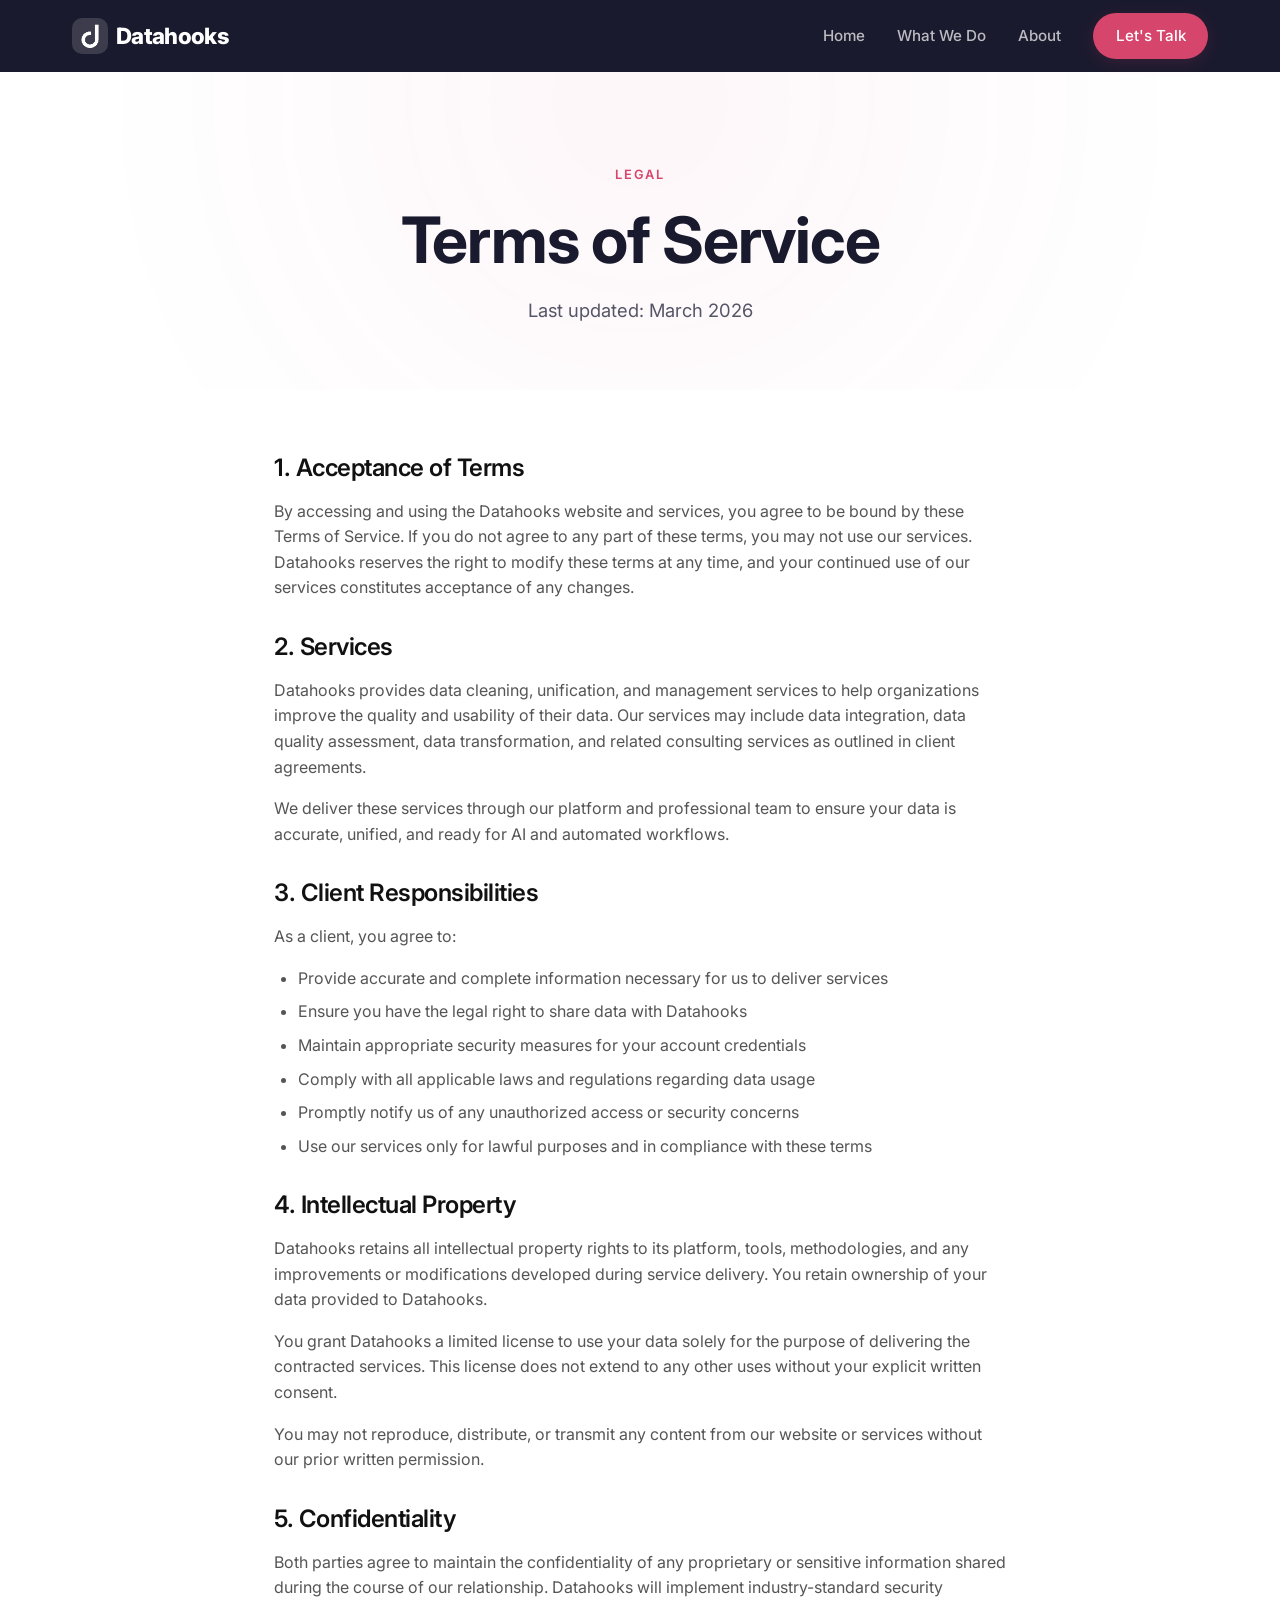
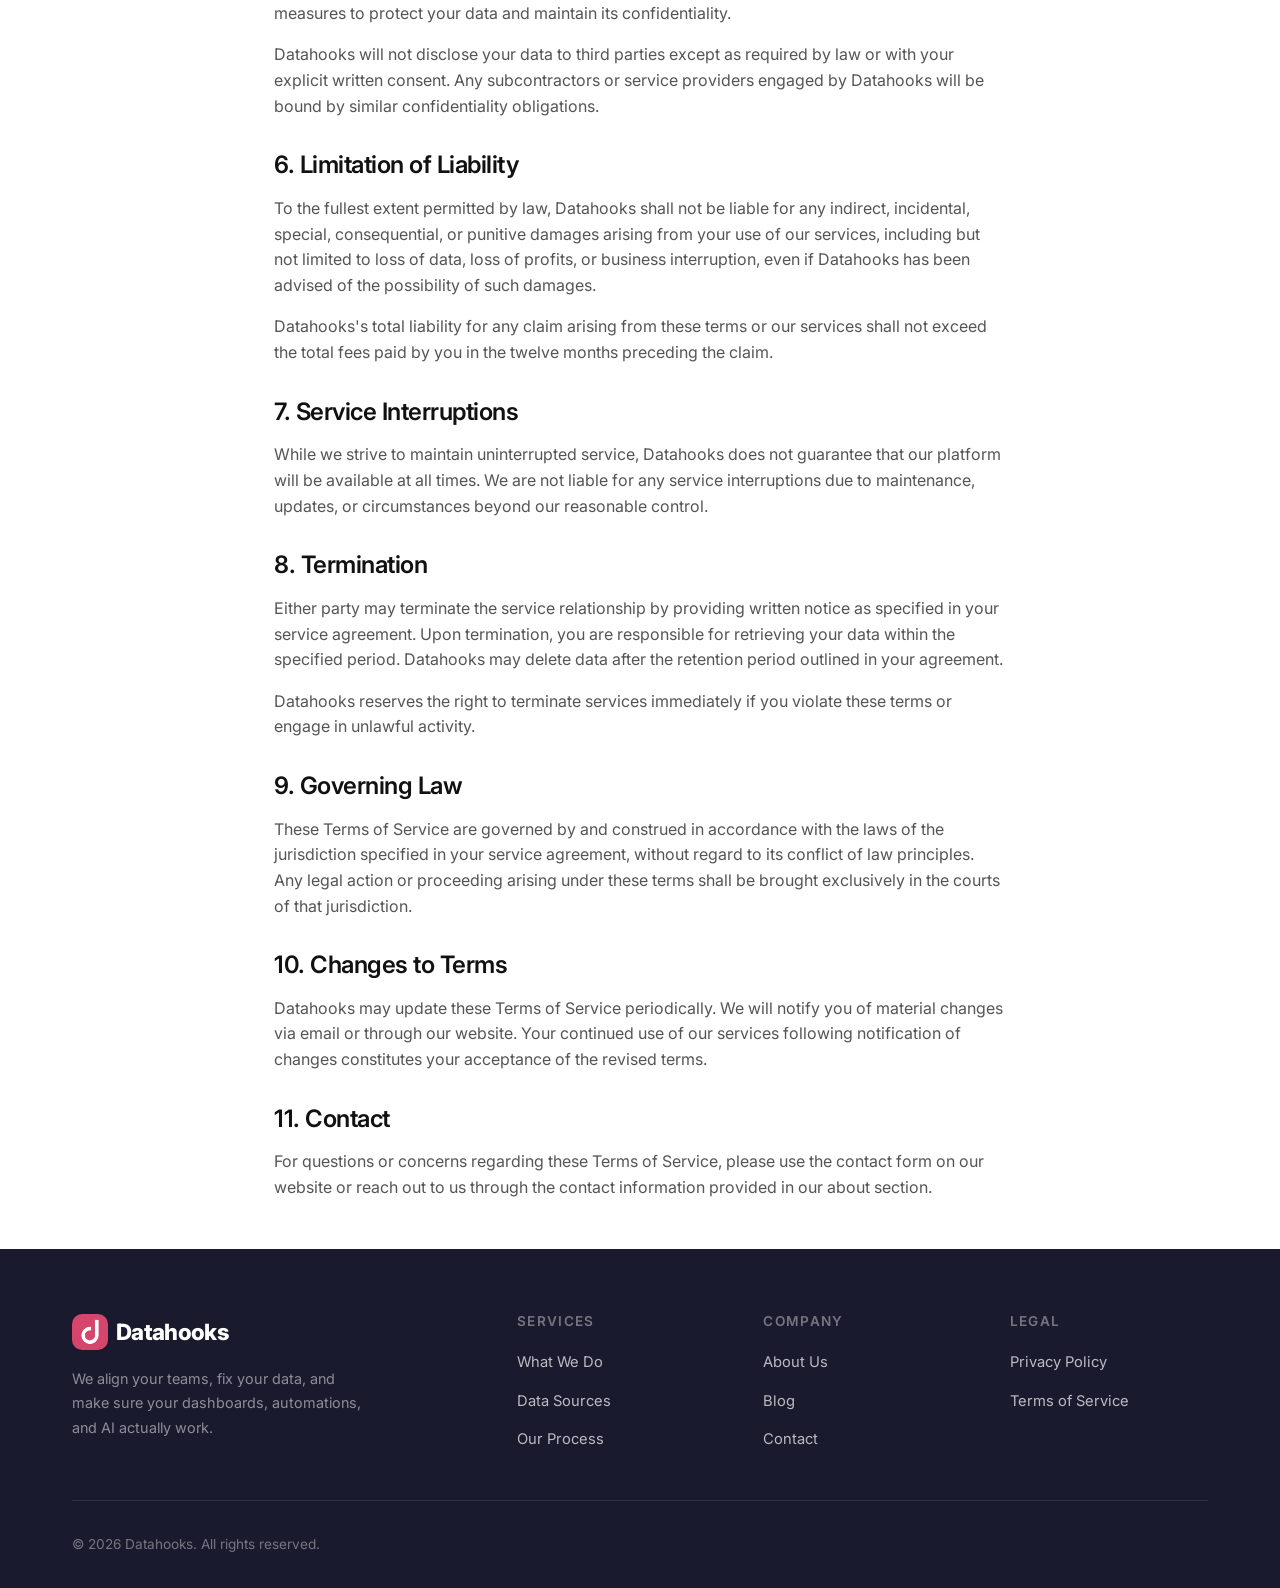
<file: terms/index.html>
<!DOCTYPE html>
<html lang="en">
<head>
  <meta charset="UTF-8" />
  <link rel="icon" type="image/x-icon" href="/favicon.ico" />
  <link rel="icon" type="image/png" sizes="32x32" href="/assets/favicon-32.png" />
  <link rel="icon" type="image/png" sizes="16x16" href="/assets/favicon-16.png" />
  <link rel="apple-touch-icon" sizes="180x180" href="/assets/apple-touch-icon.png" />
  <meta name="viewport" content="width=device-width, initial-scale=1.0" />
  <title>Terms of Service | Datahooks</title>
  <link rel="stylesheet" href="/styles.css" />
    <link rel="canonical" href="https://datahooks.net/terms/" />
  <meta property="og:type" content="website" />
  <meta property="og:url" content="https://datahooks.net/terms/" />
  <meta property="og:title" content="Terms of Service | Datahooks" />
  <meta property="og:description" content="Datahooks terms of service governing the use of our consulting and data services." />
  <meta property="og:site_name" content="Datahooks" />
  <meta name="twitter:card" content="summary" />
  <meta name="twitter:title" content="Terms of Service | Datahooks" />
  <meta name="twitter:description" content="Datahooks terms of service governing the use of our consulting and data services." />
  <link rel="preconnect" href="https://fonts.googleapis.com" />
    <link rel="preconnect" href="https://fonts.gstatic.com" crossorigin />
  <link href="https://fonts.googleapis.com/css2?family=Inter:wght@400;500;600;700&display=swap" rel="stylesheet" />
  <style>
    .legal-content {
      max-width: 780px;
      margin: 0 auto;
      padding: 2rem 1.5rem;
    }

    .legal-content h2 {
      font-size: 1.5rem;
      font-weight: 600;
      margin-top: 2rem;
      margin-bottom: 1rem;
      color: #111;
    }

    .legal-content h3 {
      font-size: 1.1rem;
      font-weight: 600;
      margin-top: 1.5rem;
      margin-bottom: 0.75rem;
      color: #222;
    }

    .legal-content p {
      font-size: 1rem;
      line-height: 1.6;
      margin-bottom: 1rem;
      color: #555;
    }

    .legal-content ul {
      margin-left: 1.5rem;
      margin-bottom: 1rem;
    }

    .legal-content li {
      margin-bottom: 0.5rem;
      color: #555;
      line-height: 1.6;
    }
  </style>
</head>
<body>
  <nav class="navbar">
    <div class="container">
      <a href="/" class="logo"><span class="logo-icon"><img src="/assets/logo-d-white.png" alt="Datahooks" /></span> Datahooks</a>
      <ul class="nav-links" id="navLinks">
        <li><a href="/">Home</a></li>
        <li><a href="/solutions/">What We Do</a></li>
        <li><a href="/about/">About</a></li>
        <li><a href="/contact/" class="btn btn-primary" style="padding:0.6rem 1.4rem;">Let's Talk</a></li>
      </ul>
      <button class="mobile-toggle" id="mobileToggle" aria-label="Toggle menu">
        <span></span><span></span><span></span>
      </button>
    </div>
  </nav>

  <section class="page-header">
    <div class="container">
      <span class="section-label">Legal</span>
      <h1>Terms of Service</h1>
      <p>Last updated: March 2026</p>
    </div>
  </section>

  <section class="legal-content">
    <h2>1. Acceptance of Terms</h2>
    <p>By accessing and using the Datahooks website and services, you agree to be bound by these Terms of Service. If you do not agree to any part of these terms, you may not use our services. Datahooks reserves the right to modify these terms at any time, and your continued use of our services constitutes acceptance of any changes.</p>

    <h2>2. Services</h2>
    <p>Datahooks provides data cleaning, unification, and management services to help organizations improve the quality and usability of their data. Our services may include data integration, data quality assessment, data transformation, and related consulting services as outlined in client agreements.</p>
    <p>We deliver these services through our platform and professional team to ensure your data is accurate, unified, and ready for AI and automated workflows.</p>

    <h2>3. Client Responsibilities</h2>
    <p>As a client, you agree to:</p>
    <ul>
      <li>Provide accurate and complete information necessary for us to deliver services</li>
      <li>Ensure you have the legal right to share data with Datahooks</li>
      <li>Maintain appropriate security measures for your account credentials</li>
      <li>Comply with all applicable laws and regulations regarding data usage</li>
      <li>Promptly notify us of any unauthorized access or security concerns</li>
      <li>Use our services only for lawful purposes and in compliance with these terms</li>
    </ul>

    <h2>4. Intellectual Property</h2>
    <p>Datahooks retains all intellectual property rights to its platform, tools, methodologies, and any improvements or modifications developed during service delivery. You retain ownership of your data provided to Datahooks.</p>
    <p>You grant Datahooks a limited license to use your data solely for the purpose of delivering the contracted services. This license does not extend to any other uses without your explicit written consent.</p>
    <p>You may not reproduce, distribute, or transmit any content from our website or services without our prior written permission.</p>

    <h2>5. Confidentiality</h2>
    <p>Both parties agree to maintain the confidentiality of any proprietary or sensitive information shared during the course of our relationship. Datahooks will implement industry-standard security measures to protect your data and maintain its confidentiality.</p>
    <p>Datahooks will not disclose your data to third parties except as required by law or with your explicit written consent. Any subcontractors or service providers engaged by Datahooks will be bound by similar confidentiality obligations.</p>

    <h2>6. Limitation of Liability</h2>
    <p>To the fullest extent permitted by law, Datahooks shall not be liable for any indirect, incidental, special, consequential, or punitive damages arising from your use of our services, including but not limited to loss of data, loss of profits, or business interruption, even if Datahooks has been advised of the possibility of such damages.</p>
    <p>Datahooks's total liability for any claim arising from these terms or our services shall not exceed the total fees paid by you in the twelve months preceding the claim.</p>

    <h2>7. Service Interruptions</h2>
    <p>While we strive to maintain uninterrupted service, Datahooks does not guarantee that our platform will be available at all times. We are not liable for any service interruptions due to maintenance, updates, or circumstances beyond our reasonable control.</p>

    <h2>8. Termination</h2>
    <p>Either party may terminate the service relationship by providing written notice as specified in your service agreement. Upon termination, you are responsible for retrieving your data within the specified period. Datahooks may delete data after the retention period outlined in your agreement.</p>
    <p>Datahooks reserves the right to terminate services immediately if you violate these terms or engage in unlawful activity.</p>

    <h2>9. Governing Law</h2>
    <p>These Terms of Service are governed by and construed in accordance with the laws of the jurisdiction specified in your service agreement, without regard to its conflict of law principles. Any legal action or proceeding arising under these terms shall be brought exclusively in the courts of that jurisdiction.</p>

    <h2>10. Changes to Terms</h2>
    <p>Datahooks may update these Terms of Service periodically. We will notify you of material changes via email or through our website. Your continued use of our services following notification of changes constitutes your acceptance of the revised terms.</p>

    <h2>11. Contact</h2>
    <p>For questions or concerns regarding these Terms of Service, please use the contact form on our website or reach out to us through the contact information provided in our about section.</p>

  </section>

  <footer class="footer">
    <div class="container">
      <div class="footer-grid">
        <div class="footer-brand">
          <a href="/" class="logo"><span class="logo-icon"><img src="/assets/logo-d-white.png" alt="Datahooks" /></span> Datahooks</a>
          <p>We align your teams, fix your data, and make sure your dashboards, automations, and AI actually work.</p>
        </div>
        <div>
          <h4>Services</h4>
          <ul class="footer-links">
            <li><a href="/solutions/">What We Do</a></li>
            <li><a href="/solutions/#integrations">Data Sources</a></li>
            <li><a href="/solutions/#process">Our Process</a></li>
          </ul>
        </div>
        <div>
          <h4>Company</h4>
          <ul class="footer-links">
            <li><a href="/about/">About Us</a></li>
            <li><a href="/blog/">Blog</a></li>
            <li><a href="/contact/">Contact</a></li>
          </ul>
        </div>
        <div>
          <h4>Legal</h4>
          <ul class="footer-links">
            <li><a href="/privacy/">Privacy Policy</a></li>
            <li><a href="/terms/">Terms of Service</a></li>
          </ul>
        </div>
      </div>
      <div class="footer-bottom">
        <span>&copy; 2026 Datahooks. All rights reserved.</span>
      </div>
    </div>
  </footer>

  <script>
    document.getElementById('mobileToggle').addEventListener('click', () => {
      document.getElementById('navLinks').classList.toggle('open');
    });
    const observer = new IntersectionObserver((entries) => {
      entries.forEach(entry => { if (entry.isIntersecting) entry.target.classList.add('visible'); });
    }, { threshold: 0.1 });
    document.querySelectorAll('.fade-in').forEach(el => observer.observe(el));
  </script>
</body>
</html>
</file>
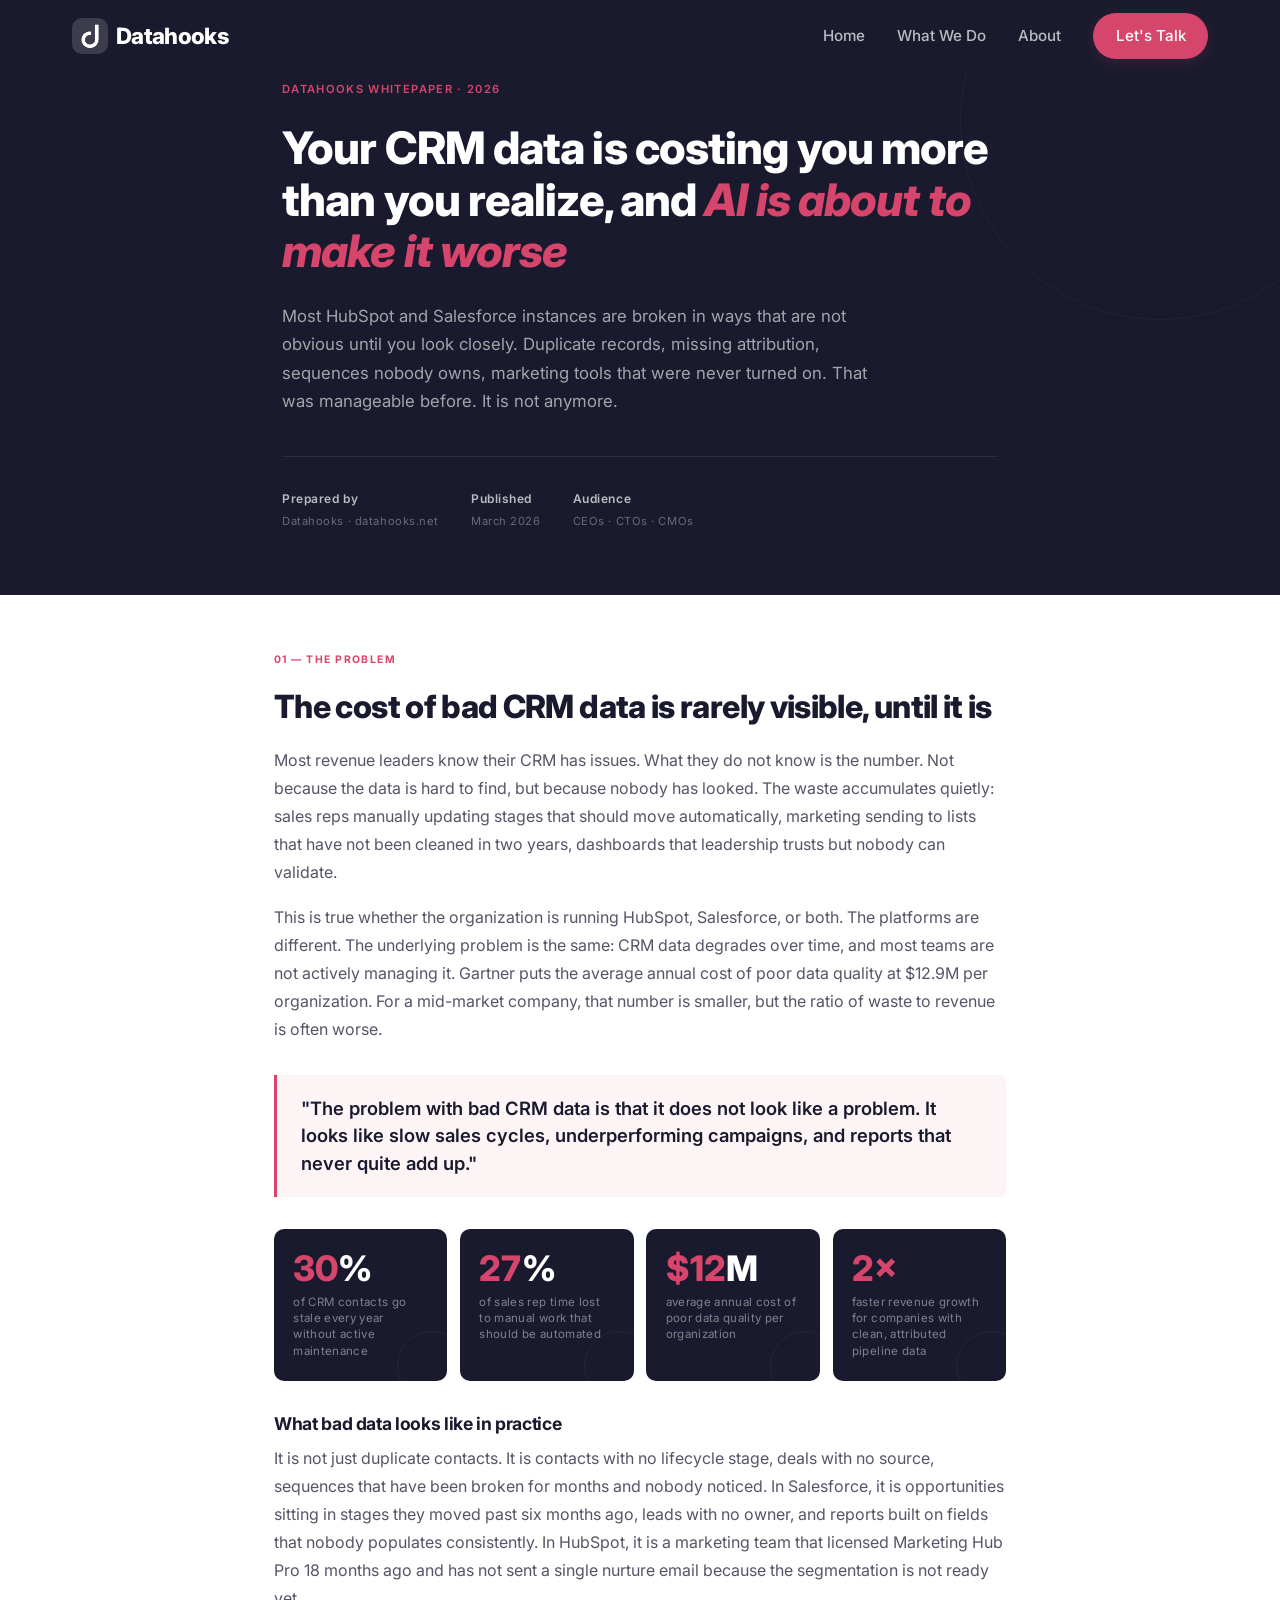
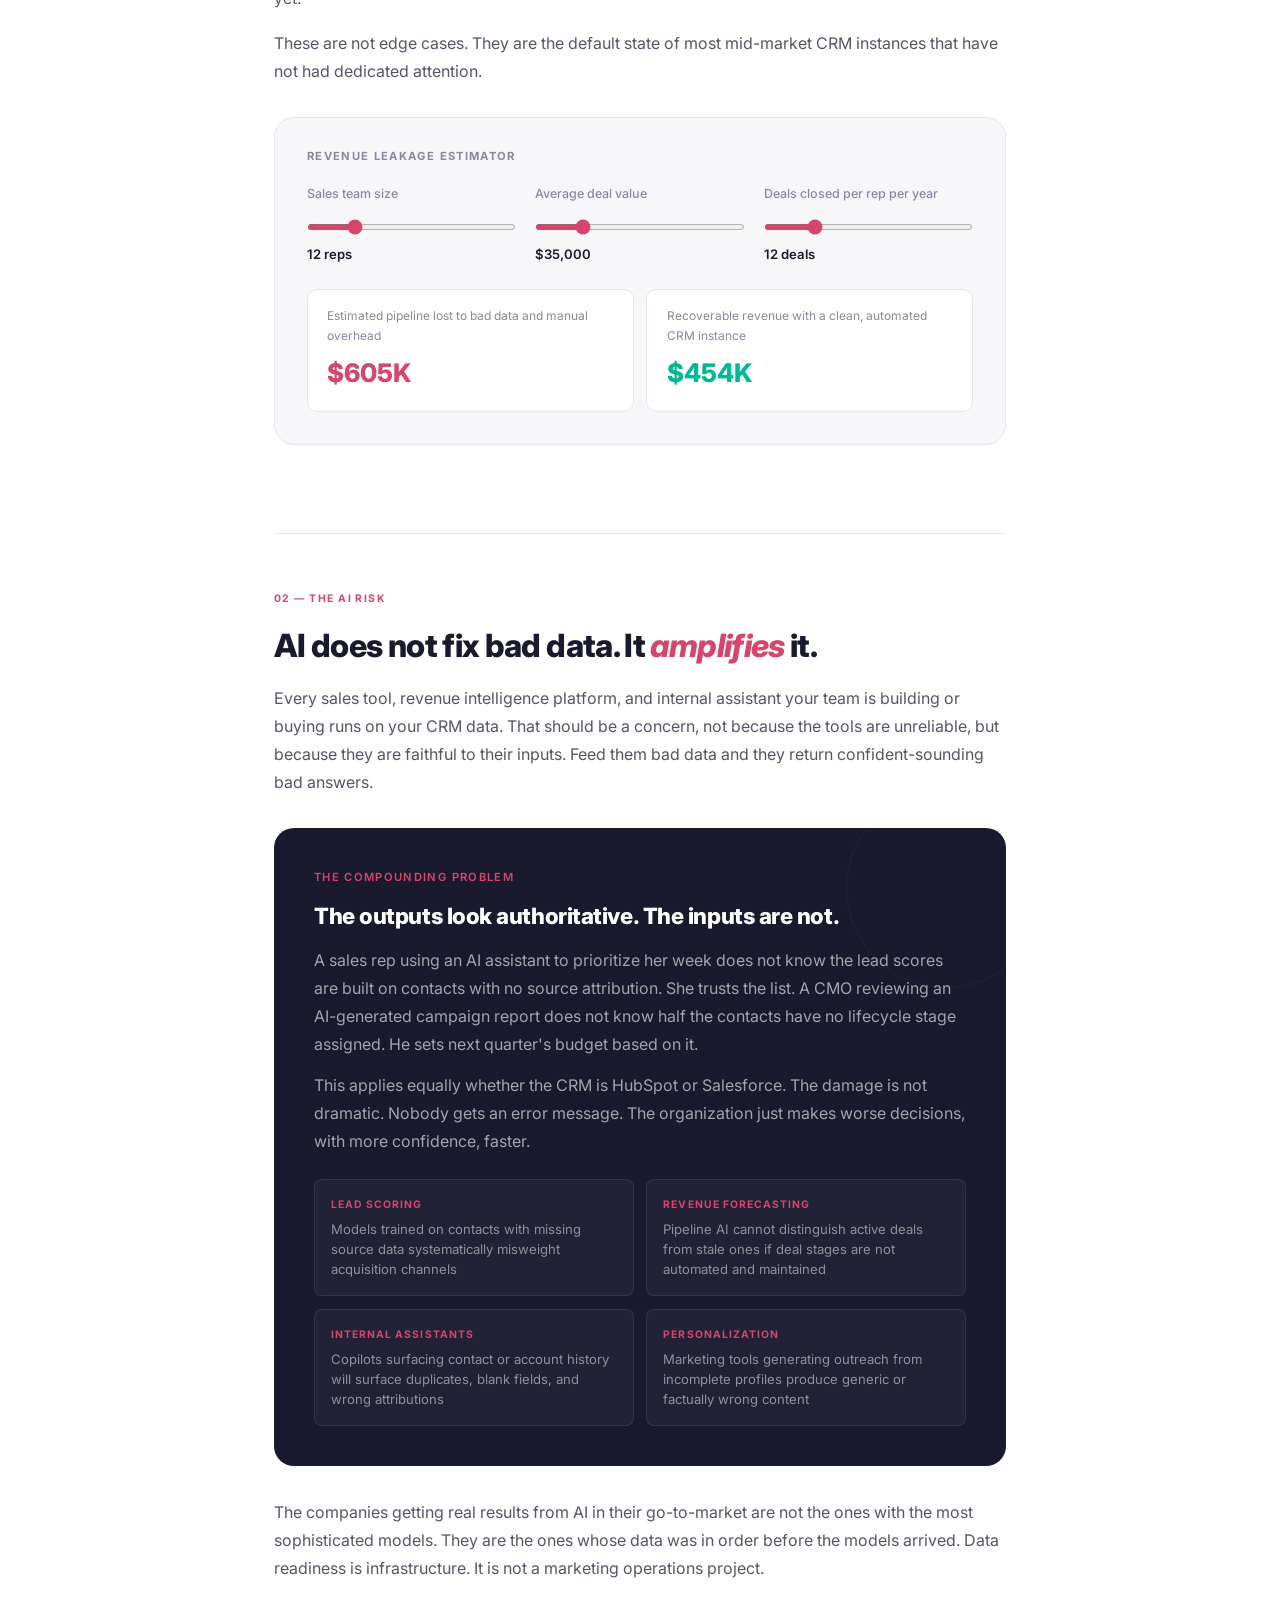
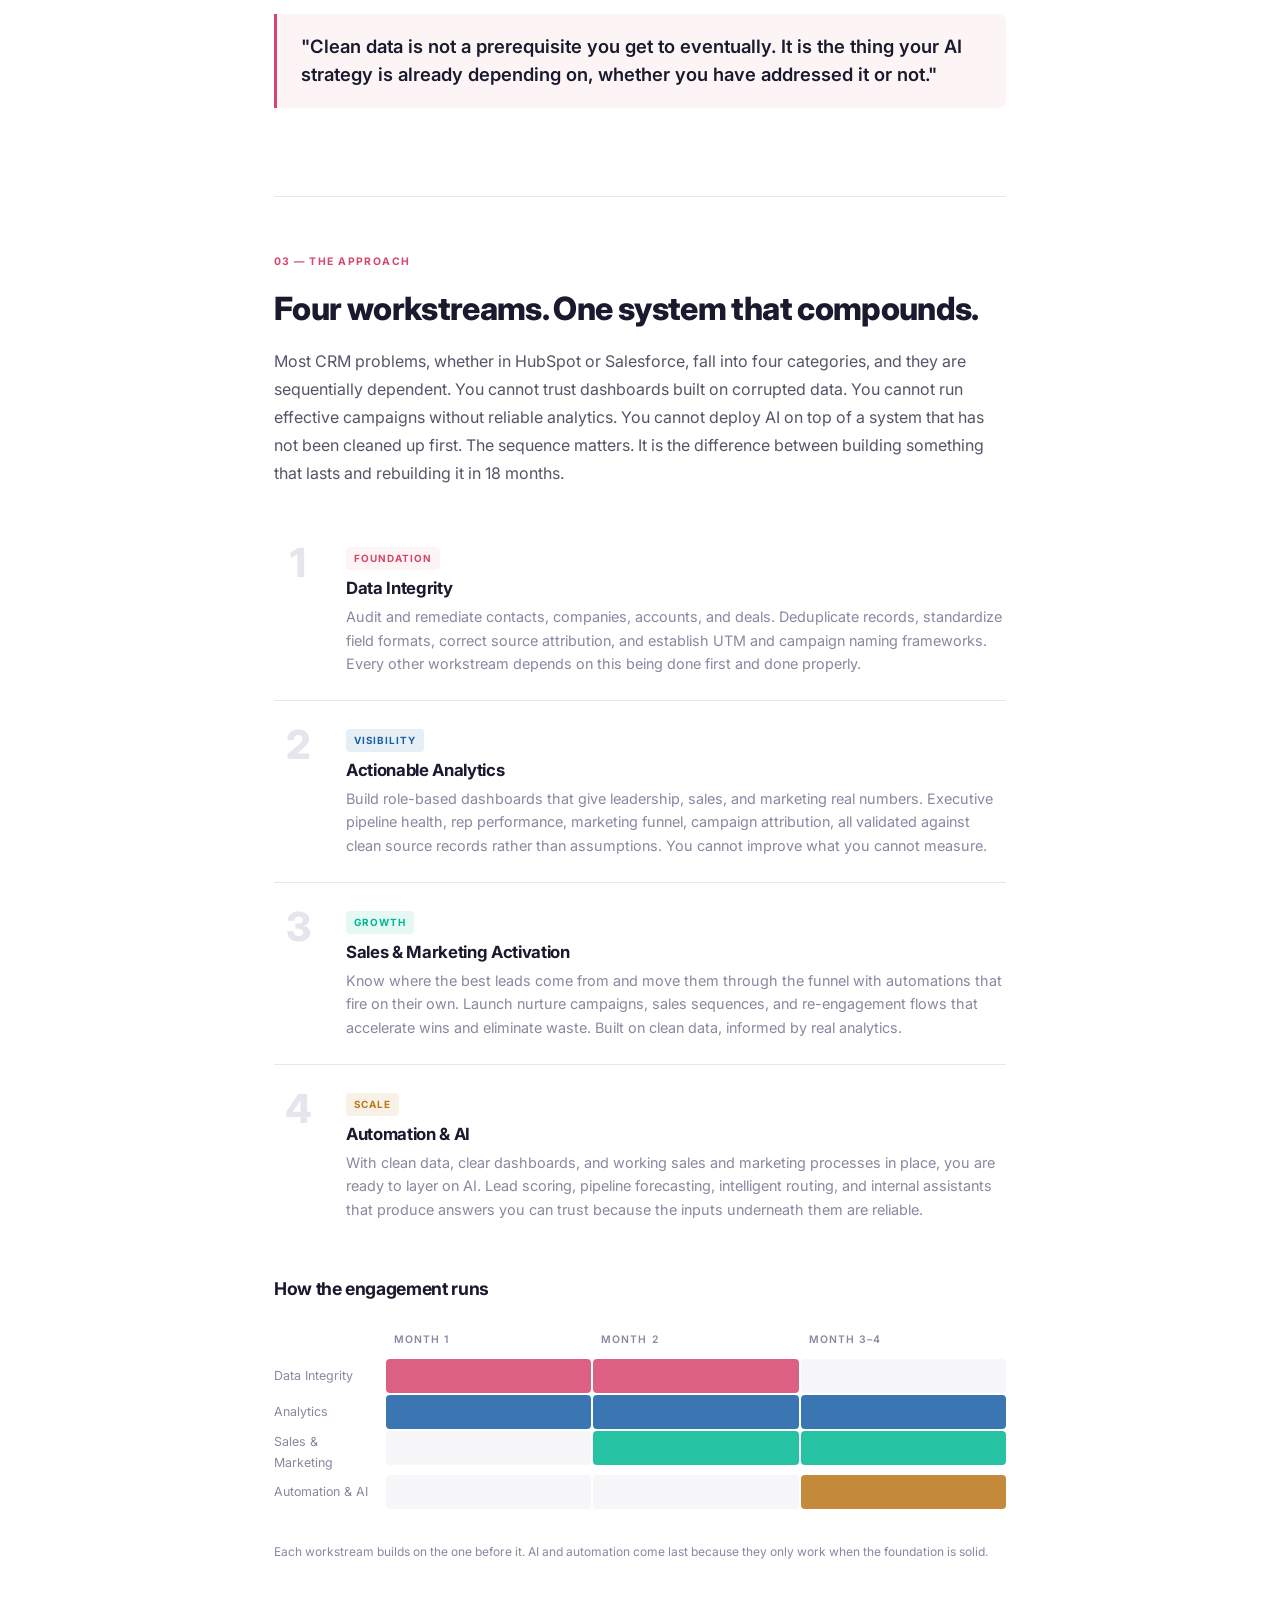
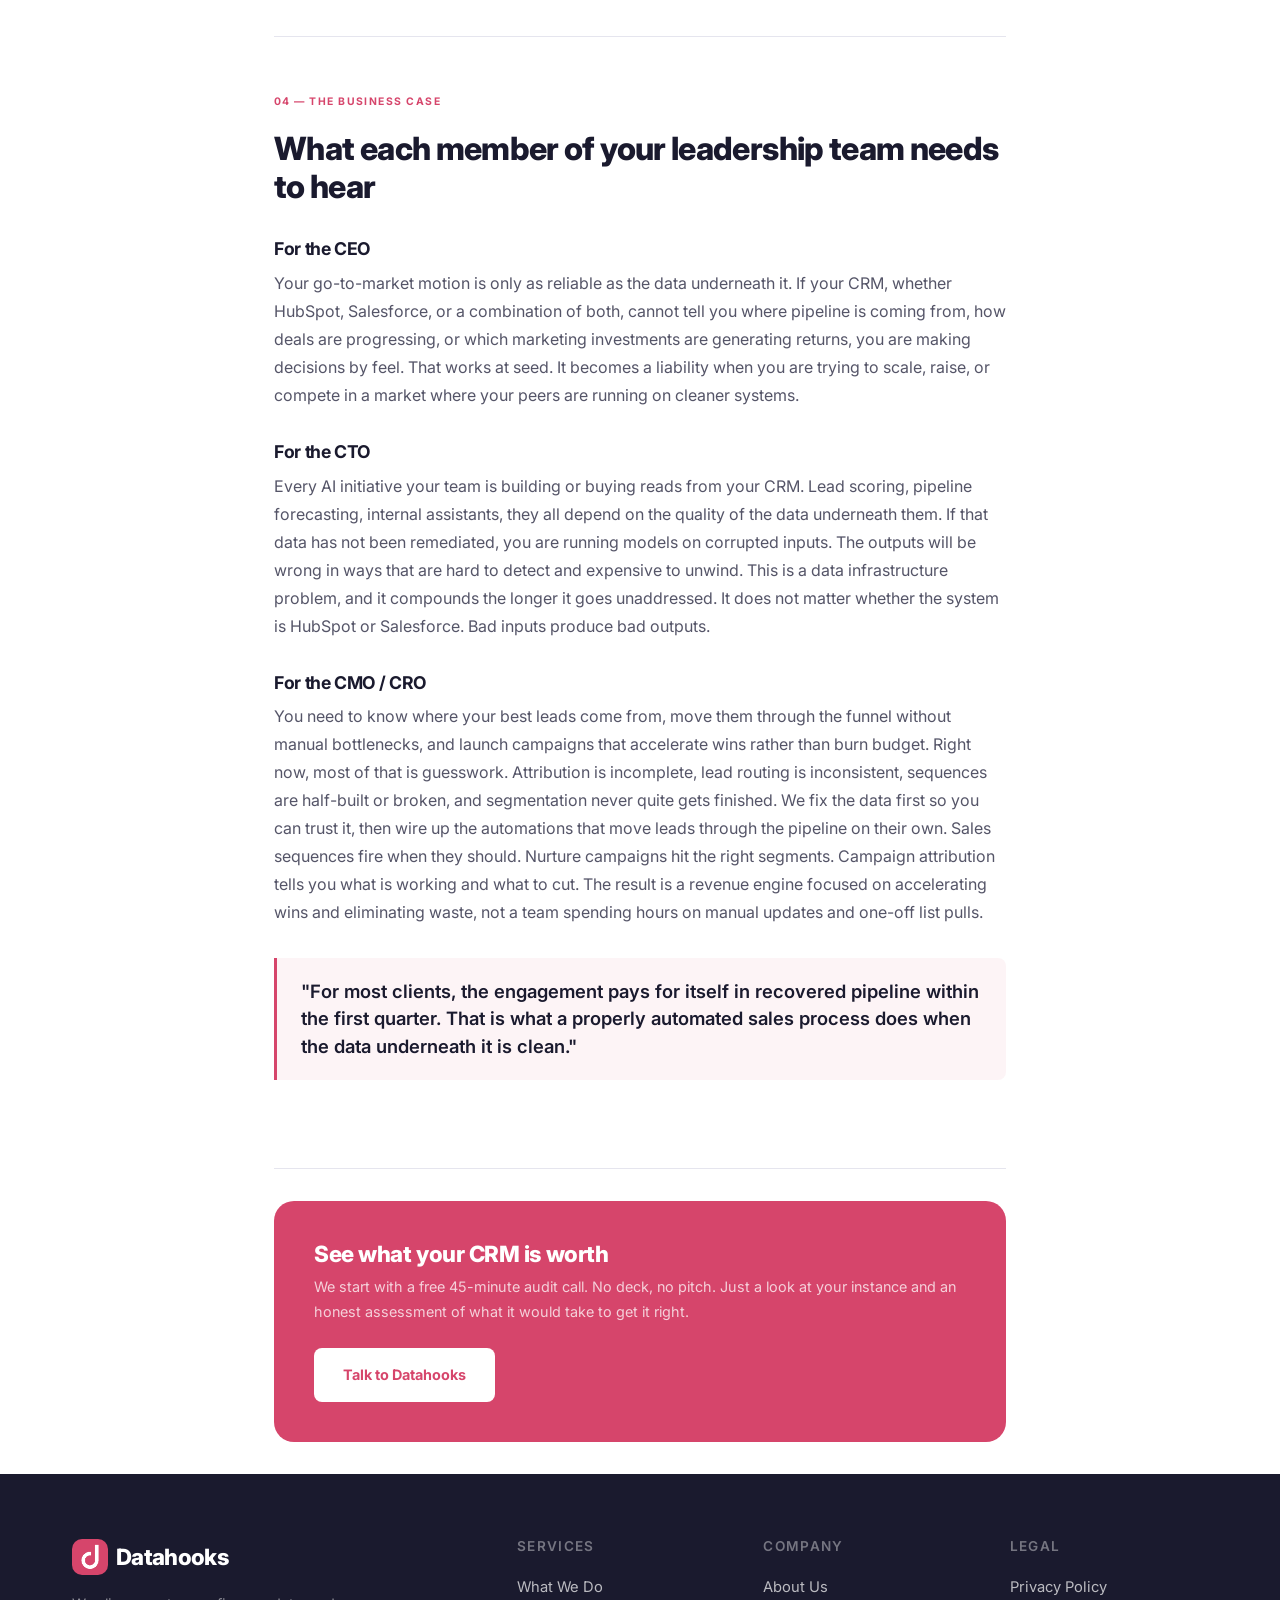
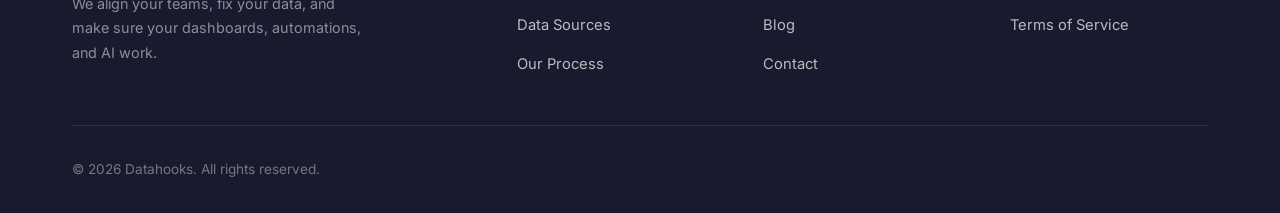
<file: whitepaper/index.html>
<!DOCTYPE html>
<html lang="en">
<head>
  <meta charset="UTF-8" />
  <link rel="icon" type="image/x-icon" href="/favicon.ico" />
  <link rel="icon" type="image/png" sizes="32x32" href="/assets/favicon-32.png" />
  <link rel="icon" type="image/png" sizes="16x16" href="/assets/favicon-16.png" />
  <link rel="apple-touch-icon" sizes="180x180" href="/assets/apple-touch-icon.png" />
  <meta name="viewport" content="width=device-width, initial-scale=1.0" />
  <title>Your CRM Data Is Costing You More Than You Realize | Datahooks</title>
  <meta name="description" content="Most HubSpot and Salesforce instances are broken in ways that cost real money. This whitepaper breaks down the hidden costs, the AI risk, and what to do about it." />
  <link rel="canonical" href="https://datahooks.net/whitepaper/" />
  <meta property="og:type" content="article" />
  <meta property="og:url" content="https://datahooks.net/whitepaper/" />
  <meta property="og:title" content="Your CRM Data Is Costing You More Than You Realize | Datahooks" />
  <meta property="og:description" content="Most HubSpot and Salesforce instances are broken in ways that cost real money. This whitepaper breaks down the hidden costs, the AI risk, and what to do about it." />
  <meta property="og:site_name" content="Datahooks" />
  <meta name="twitter:card" content="summary" />
  <meta name="twitter:title" content="Your CRM Data Is Costing You More Than You Realize | Datahooks" />
  <meta name="twitter:description" content="Most HubSpot and Salesforce instances are broken in ways that cost real money. This whitepaper breaks down the hidden costs, the AI risk, and what to do about it." />
  <link rel="preconnect" href="https://fonts.googleapis.com" />
  <link href="https://fonts.googleapis.com/css2?family=Inter:wght@400;500;600;700;800;900&display=swap" rel="stylesheet" />
  <link rel="stylesheet" href="/styles.css" />
  <style>
    /* Whitepaper-specific styles */
    .wp-hero {
      background: var(--navy);
      color: #fff;
      padding: 5rem 0 4rem;
      position: relative;
      overflow: hidden;
    }
    .wp-hero::before {
      content: '';
      position: absolute;
      top: -80px; right: -80px;
      width: 400px; height: 400px;
      border: 1px solid rgba(255,255,255,0.04);
      border-radius: 50%;
    }
    .wp-hero .container { max-width: 780px; }
    .wp-eyebrow {
      font-size: 0.7rem;
      letter-spacing: 0.12em;
      text-transform: uppercase;
      color: var(--accent);
      margin-bottom: 1.5rem;
      font-weight: 600;
    }
    .wp-hero h1 {
      font-size: clamp(1.8rem, 4vw, 2.8rem);
      line-height: 1.15;
      font-weight: 800;
      margin-bottom: 1.5rem;
      color: #fff;
    }
    .wp-hero h1 em { font-style: italic; color: var(--accent); }
    .wp-hero-sub {
      font-size: 1.05rem;
      line-height: 1.7;
      color: rgba(255,255,255,0.6);
      max-width: 600px;
      margin-bottom: 2.5rem;
    }
    .wp-meta {
      display: flex;
      gap: 2rem;
      padding-top: 2rem;
      border-top: 1px solid rgba(255,255,255,0.08);
      flex-wrap: wrap;
    }
    .wp-meta-item {
      font-size: 0.7rem;
      color: rgba(255,255,255,0.35);
      letter-spacing: 0.05em;
    }
    .wp-meta-item strong {
      display: block;
      font-weight: 600;
      color: rgba(255,255,255,0.7);
      font-size: 0.75rem;
      margin-bottom: 0.2rem;
    }

    .wp-body {
      max-width: 780px;
      margin: 0 auto;
      padding: 0 1.5rem;
    }
    .wp-section {
      padding: 3.5rem 0;
      border-bottom: 1px solid var(--border-color);
    }
    .wp-section:last-child { border-bottom: none; }

    .wp-label {
      font-size: 0.65rem;
      letter-spacing: 0.14em;
      text-transform: uppercase;
      color: var(--accent);
      margin-bottom: 1.2rem;
      font-weight: 700;
    }

    .wp-body h2 {
      font-size: clamp(1.5rem, 3vw, 2rem);
      font-weight: 800;
      line-height: 1.2;
      margin-bottom: 1.2rem;
      color: var(--navy);
    }
    .wp-body h2 em { font-style: italic; color: var(--accent); }

    .wp-body h3 {
      font-size: 1.1rem;
      font-weight: 700;
      margin: 2rem 0 0.6rem;
      color: var(--navy);
    }

    .wp-body p {
      margin-bottom: 1.1rem;
      color: var(--text-secondary);
      line-height: 1.75;
    }

    .wp-pull {
      border-left: 3px solid var(--accent);
      padding: 1.2rem 1.5rem;
      margin: 2rem 0;
      background: var(--accent-bg);
      border-radius: 0 8px 8px 0;
    }
    .wp-pull p {
      font-size: 1.15rem;
      line-height: 1.5;
      font-weight: 600;
      color: var(--navy);
      margin: 0;
    }

    .wp-stat-grid {
      display: grid;
      grid-template-columns: repeat(auto-fit, minmax(150px, 1fr));
      gap: 0.8rem;
      margin: 2rem 0;
    }
    .wp-stat-card {
      background: var(--navy);
      border-radius: 10px;
      padding: 1.4rem 1.2rem;
      position: relative;
      overflow: hidden;
    }
    .wp-stat-card::before {
      content: '';
      position: absolute;
      bottom: -20px; right: -20px;
      width: 70px; height: 70px;
      border: 1px solid rgba(255,255,255,0.05);
      border-radius: 50%;
    }
    .wp-stat-num {
      font-size: 2.2rem;
      font-weight: 800;
      color: #fff;
      line-height: 1;
      margin-bottom: 0.5rem;
    }
    .wp-stat-num span { color: var(--accent); }
    .wp-stat-label {
      font-size: 0.72rem;
      color: rgba(255,255,255,0.45);
      line-height: 1.4;
      letter-spacing: 0.03em;
    }

    .wp-calc {
      background: var(--bg-secondary);
      border: 1px solid var(--border-color);
      border-radius: var(--radius-lg);
      padding: 2rem;
      margin: 2rem 0;
    }
    .wp-calc h4 {
      font-size: 0.7rem;
      letter-spacing: 0.12em;
      text-transform: uppercase;
      color: var(--text-muted);
      margin-bottom: 1.2rem;
      font-weight: 700;
    }
    .wp-calc-controls { display: flex; flex-wrap: wrap; gap: 1.2rem; margin-bottom: 1.5rem; }
    .wp-calc-ctrl { flex: 1; min-width: 170px; }
    .wp-calc-ctrl label { display: block; font-size: 0.78rem; color: var(--text-muted); margin-bottom: 0.4rem; font-weight: 500; }
    .wp-calc-ctrl input[type=range] { width: 100%; accent-color: var(--accent); height: 6px; }
    .wp-calc-ctrl .val { font-size: 0.82rem; color: var(--navy); margin-top: 0.3rem; font-weight: 600; }
    .wp-calc-output { display: grid; grid-template-columns: 1fr 1fr; gap: 0.8rem; }
    .wp-calc-out { background: #fff; border: 1px solid var(--border-color); border-radius: 10px; padding: 1rem 1.2rem; }
    .wp-calc-out-label { font-size: 0.75rem; color: var(--text-muted); margin-bottom: 0.3rem; }
    .wp-calc-out-val { font-size: 1.6rem; font-weight: 800; color: var(--accent); }
    .wp-calc-out-val.ok { color: #00b894; }

    .wp-threat {
      background: var(--navy);
      border-radius: var(--radius-lg);
      padding: 2.5rem;
      margin: 2rem 0;
      color: #fff;
      position: relative;
      overflow: hidden;
    }
    .wp-threat::before {
      content: '';
      position: absolute;
      top: -40px; right: -40px;
      width: 200px; height: 200px;
      border: 1px solid rgba(255,255,255,0.04);
      border-radius: 50%;
    }
    .wp-threat .wp-eyebrow { margin-bottom: 1rem; }
    .wp-threat h3 {
      font-size: 1.4rem;
      font-weight: 800;
      color: #fff;
      margin: 0 0 1rem;
    }
    .wp-threat p { color: rgba(255,255,255,0.6); margin-bottom: 0.8rem; }

    .wp-failure-grid { display: grid; grid-template-columns: 1fr 1fr; gap: 0.8rem; margin-top: 1.5rem; }
    .wp-failure-card {
      background: rgba(255,255,255,0.04);
      border: 1px solid rgba(255,255,255,0.08);
      border-radius: 8px;
      padding: 1rem;
    }
    .wp-fc-label {
      font-size: 0.65rem;
      letter-spacing: 0.1em;
      text-transform: uppercase;
      color: var(--accent);
      margin-bottom: 0.4rem;
      font-weight: 700;
    }
    .wp-failure-card p { font-size: 0.82rem; color: rgba(255,255,255,0.5); margin: 0; line-height: 1.5; }

    .wp-framework { margin: 2rem 0; }
    .wp-ws-item {
      display: flex;
      gap: 1.5rem;
      padding: 1.5rem 0;
      border-bottom: 1px solid var(--border-color);
      align-items: flex-start;
    }
    .wp-ws-item:last-child { border-bottom: none; }
    .wp-ws-num {
      font-size: 2.5rem;
      font-weight: 800;
      line-height: 1;
      color: var(--border-color);
      flex-shrink: 0;
      width: 48px;
      text-align: center;
    }
    .wp-ws-body h3 { margin: 0 0 0.4rem; font-size: 1.05rem; }
    .wp-ws-body p { font-size: 0.9rem; color: var(--text-muted); margin: 0; line-height: 1.65; }
    .wp-ws-tag {
      display: inline-block;
      font-size: 0.62rem;
      letter-spacing: 0.1em;
      text-transform: uppercase;
      font-weight: 700;
      padding: 0.2rem 0.5rem;
      border-radius: 4px;
      margin-bottom: 0.5rem;
    }
    .wp-ws-tag.foundation { background: var(--accent-bg); color: var(--accent); }
    .wp-ws-tag.pipeline { background: rgba(0,184,148,0.1); color: #00b894; }
    .wp-ws-tag.analytics { background: rgba(24,95,165,0.1); color: #185fa5; }
    .wp-ws-tag.marketing { background: rgba(186,117,23,0.1); color: #ba7517; }

    .wp-timeline { margin: 2rem 0; }
    .wp-tl-header { display: grid; grid-template-columns: 110px 1fr 1fr 1fr; gap: 2px; margin-bottom: 2px; }
    .wp-tl-col {
      font-size: 0.65rem;
      letter-spacing: 0.1em;
      text-transform: uppercase;
      color: var(--text-muted);
      padding: 0 0.5rem 0.5rem;
      font-weight: 600;
    }
    .wp-tl-row { display: grid; grid-template-columns: 110px 1fr 1fr 1fr; gap: 2px; margin-bottom: 2px; }
    .wp-tl-label { font-size: 0.78rem; color: var(--text-muted); display: flex; align-items: center; padding-right: 0.5rem; }
    .wp-tl-cell { height: 34px; border-radius: 4px; background: var(--bg-secondary); }
    .wp-tl-cell.active { background: var(--accent); opacity: 0.85; }
    .wp-tl-cell.active.teal { background: #00b894; }
    .wp-tl-cell.active.blue { background: #185fa5; }
    .wp-tl-cell.active.amber { background: #ba7517; }

    .wp-cta-bar {
      background: var(--accent);
      border-radius: var(--radius-lg);
      padding: 2.5rem;
      margin: 2rem 0;
      display: flex;
      align-items: center;
      justify-content: space-between;
      gap: 1.5rem;
      flex-wrap: wrap;
    }
    .wp-cta-bar h3 {
      font-size: 1.4rem;
      font-weight: 800;
      color: #fff;
      margin: 0 0 0.4rem;
    }
    .wp-cta-bar p { color: rgba(255,255,255,0.75); margin: 0; font-size: 0.9rem; }
    .wp-cta-btn {
      background: #fff;
      color: var(--accent);
      border: none;
      border-radius: 8px;
      padding: 0.9rem 1.8rem;
      font-family: 'Inter', sans-serif;
      font-size: 0.9rem;
      font-weight: 700;
      cursor: pointer;
      white-space: nowrap;
      flex-shrink: 0;
      text-decoration: none;
      display: inline-block;
      transition: opacity 0.15s;
    }
    .wp-cta-btn:hover { opacity: 0.9; }

    @media (max-width: 768px) {
      .wp-calc-output { grid-template-columns: 1fr; }
      .wp-failure-grid { grid-template-columns: 1fr; }
      .wp-cta-bar { padding: 1.5rem; }
      .wp-tl-header, .wp-tl-row { grid-template-columns: 80px 1fr 1fr 1fr; }
      .wp-meta { gap: 1rem; }
      .wp-ws-item { gap: 1rem; }
      .wp-ws-num { font-size: 2rem; width: 36px; }
    }
  </style>
</head>
<body>

  <!-- ===== NAVBAR ===== -->
  <nav class="navbar">
    <div class="container">
      <a href="/" class="logo"><span class="logo-icon"><img src="/assets/logo-d-white.png" alt="Datahooks" /></span> Datahooks</a>
      <ul class="nav-links" id="navLinks">
        <li><a href="/">Home</a></li>
        <li><a href="/solutions/">What We Do</a></li>
        <li><a href="/about/">About</a></li>
        <li><a href="/contact/" class="btn btn-primary" style="padding:0.6rem 1.4rem;">Let's Talk</a></li>
      </ul>
      <button class="mobile-toggle" id="mobileToggle" aria-label="Toggle menu">
        <span></span><span></span><span></span>
      </button>
    </div>
  </nav>

  <!-- ===== WHITEPAPER HERO ===== -->
  <section class="wp-hero">
    <div class="container" style="max-width:780px;">
      <div class="wp-eyebrow">Datahooks Whitepaper &middot; 2026</div>
      <h1>Your CRM data is costing you more than you realize, and <em>AI is about to make it worse</em></h1>
      <p class="wp-hero-sub">Most HubSpot and Salesforce instances are broken in ways that are not obvious until you look closely. Duplicate records, missing attribution, sequences nobody owns, marketing tools that were never turned on. That was manageable before. It is not anymore.</p>
      <div class="wp-meta">
        <div class="wp-meta-item"><strong>Prepared by</strong>Datahooks &middot; datahooks.net</div>
        <div class="wp-meta-item"><strong>Published</strong>March 2026</div>
        <div class="wp-meta-item"><strong>Audience</strong>CEOs &middot; CTOs &middot; CMOs</div>
      </div>
    </div>
  </section>

  <!-- ===== WHITEPAPER BODY ===== -->
  <div class="wp-body">

    <!-- Section 1: The Problem -->
    <div class="wp-section">
      <div class="wp-label">01 &mdash; The Problem</div>
      <h2>The cost of bad CRM data is rarely visible, until it is</h2>

      <p>Most revenue leaders know their CRM has issues. What they do not know is the number. Not because the data is hard to find, but because nobody has looked. The waste accumulates quietly: sales reps manually updating stages that should move automatically, marketing sending to lists that have not been cleaned in two years, dashboards that leadership trusts but nobody can validate.</p>

      <p>This is true whether the organization is running HubSpot, Salesforce, or both. The platforms are different. The underlying problem is the same: CRM data degrades over time, and most teams are not actively managing it. Gartner puts the average annual cost of poor data quality at $12.9M per organization. For a mid-market company, that number is smaller, but the ratio of waste to revenue is often worse.</p>

      <div class="wp-pull">
        <p>"The problem with bad CRM data is that it does not look like a problem. It looks like slow sales cycles, underperforming campaigns, and reports that never quite add up."</p>
      </div>

      <div class="wp-stat-grid">
        <div class="wp-stat-card">
          <div class="wp-stat-num"><span>30</span>%</div>
          <div class="wp-stat-label">of CRM contacts go stale every year without active maintenance</div>
        </div>
        <div class="wp-stat-card">
          <div class="wp-stat-num"><span>27</span>%</div>
          <div class="wp-stat-label">of sales rep time lost to manual work that should be automated</div>
        </div>
        <div class="wp-stat-card">
          <div class="wp-stat-num"><span>$12</span>M</div>
          <div class="wp-stat-label">average annual cost of poor data quality per organization</div>
        </div>
        <div class="wp-stat-card">
          <div class="wp-stat-num"><span>2&times;</span></div>
          <div class="wp-stat-label">faster revenue growth for companies with clean, attributed pipeline data</div>
        </div>
      </div>

      <h3>What bad data looks like in practice</h3>
      <p>It is not just duplicate contacts. It is contacts with no lifecycle stage, deals with no source, sequences that have been broken for months and nobody noticed. In Salesforce, it is opportunities sitting in stages they moved past six months ago, leads with no owner, and reports built on fields that nobody populates consistently. In HubSpot, it is a marketing team that licensed Marketing Hub Pro 18 months ago and has not sent a single nurture email because the segmentation is not ready yet.</p>
      <p>These are not edge cases. They are the default state of most mid-market CRM instances that have not had dedicated attention.</p>

      <div class="wp-calc">
        <h4>Revenue leakage estimator</h4>
        <div class="wp-calc-controls">
          <div class="wp-calc-ctrl">
            <label>Sales team size</label>
            <input type="range" min="2" max="50" value="12" id="team-size" oninput="calcLeak()">
            <div class="val" id="team-size-val">12 reps</div>
          </div>
          <div class="wp-calc-ctrl">
            <label>Average deal value</label>
            <input type="range" min="5000" max="150000" step="5000" value="35000" id="deal-val" oninput="calcLeak()">
            <div class="val" id="deal-val-val">$35,000</div>
          </div>
          <div class="wp-calc-ctrl">
            <label>Deals closed per rep per year</label>
            <input type="range" min="4" max="40" value="12" id="deals-rep" oninput="calcLeak()">
            <div class="val" id="deals-rep-val">12 deals</div>
          </div>
        </div>
        <div class="wp-calc-output">
          <div class="wp-calc-out">
            <div class="wp-calc-out-label">Estimated pipeline lost to bad data and manual overhead</div>
            <div class="wp-calc-out-val" id="leak-val">$1.5M</div>
          </div>
          <div class="wp-calc-out">
            <div class="wp-calc-out-label">Recoverable revenue with a clean, automated CRM instance</div>
            <div class="wp-calc-out-val ok" id="recover-val">$1.1M</div>
          </div>
        </div>
      </div>
    </div>

    <!-- Section 2: The AI Risk -->
    <div class="wp-section">
      <div class="wp-label">02 &mdash; The AI Risk</div>
      <h2>AI does not fix bad data. It <em>amplifies</em> it.</h2>

      <p>Every sales tool, revenue intelligence platform, and internal assistant your team is building or buying runs on your CRM data. That should be a concern, not because the tools are unreliable, but because they are faithful to their inputs. Feed them bad data and they return confident-sounding bad answers.</p>

      <div class="wp-threat">
        <div class="wp-eyebrow">The compounding problem</div>
        <h3>The outputs look authoritative. The inputs are not.</h3>
        <p>A sales rep using an AI assistant to prioritize her week does not know the lead scores are built on contacts with no source attribution. She trusts the list. A CMO reviewing an AI-generated campaign report does not know half the contacts have no lifecycle stage assigned. He sets next quarter's budget based on it.</p>
        <p>This applies equally whether the CRM is HubSpot or Salesforce. The damage is not dramatic. Nobody gets an error message. The organization just makes worse decisions, with more confidence, faster.</p>
        <div class="wp-failure-grid">
          <div class="wp-failure-card">
            <div class="wp-fc-label">Lead scoring</div>
            <p>Models trained on contacts with missing source data systematically misweight acquisition channels</p>
          </div>
          <div class="wp-failure-card">
            <div class="wp-fc-label">Revenue forecasting</div>
            <p>Pipeline AI cannot distinguish active deals from stale ones if deal stages are not automated and maintained</p>
          </div>
          <div class="wp-failure-card">
            <div class="wp-fc-label">Internal assistants</div>
            <p>Copilots surfacing contact or account history will surface duplicates, blank fields, and wrong attributions</p>
          </div>
          <div class="wp-failure-card">
            <div class="wp-fc-label">Personalization</div>
            <p>Marketing tools generating outreach from incomplete profiles produce generic or factually wrong content</p>
          </div>
        </div>
      </div>

      <p>The companies getting real results from AI in their go-to-market are not the ones with the most sophisticated models. They are the ones whose data was in order before the models arrived. Data readiness is infrastructure. It is not a marketing operations project.</p>

      <div class="wp-pull">
        <p>"Clean data is not a prerequisite you get to eventually. It is the thing your AI strategy is already depending on, whether you have addressed it or not."</p>
      </div>
    </div>

    <!-- Section 3: The Approach -->
    <div class="wp-section">
      <div class="wp-label">03 &mdash; The Approach</div>
      <h2>Four workstreams. One system that compounds.</h2>
      <p>Most CRM problems, whether in HubSpot or Salesforce, fall into four categories, and they are sequentially dependent. You cannot trust dashboards built on corrupted data. You cannot run effective campaigns without reliable analytics. You cannot deploy AI on top of a system that has not been cleaned up first. The sequence matters. It is the difference between building something that lasts and rebuilding it in 18 months.</p>

      <div class="wp-framework">
        <div class="wp-ws-item">
          <div class="wp-ws-num">1</div>
          <div class="wp-ws-body">
            <div class="wp-ws-tag foundation">Foundation</div>
            <h3>Data Integrity</h3>
            <p>Audit and remediate contacts, companies, accounts, and deals. Deduplicate records, standardize field formats, correct source attribution, and establish UTM and campaign naming frameworks. Every other workstream depends on this being done first and done properly.</p>
          </div>
        </div>
        <div class="wp-ws-item">
          <div class="wp-ws-num">2</div>
          <div class="wp-ws-body">
            <div class="wp-ws-tag analytics">Visibility</div>
            <h3>Actionable Analytics</h3>
            <p>Build role-based dashboards that give leadership, sales, and marketing real numbers. Executive pipeline health, rep performance, marketing funnel, campaign attribution, all validated against clean source records rather than assumptions. You cannot improve what you cannot measure.</p>
          </div>
        </div>
        <div class="wp-ws-item">
          <div class="wp-ws-num">3</div>
          <div class="wp-ws-body">
            <div class="wp-ws-tag pipeline">Growth</div>
            <h3>Sales &amp; Marketing Activation</h3>
            <p>Know where the best leads come from and move them through the funnel with automations that fire on their own. Launch nurture campaigns, sales sequences, and re-engagement flows that accelerate wins and eliminate waste. Built on clean data, informed by real analytics.</p>
          </div>
        </div>
        <div class="wp-ws-item">
          <div class="wp-ws-num">4</div>
          <div class="wp-ws-body">
            <div class="wp-ws-tag marketing">Scale</div>
            <h3>Automation &amp; AI</h3>
            <p>With clean data, clear dashboards, and working sales and marketing processes in place, you are ready to layer on AI. Lead scoring, pipeline forecasting, intelligent routing, and internal assistants that produce answers you can trust because the inputs underneath them are reliable.</p>
          </div>
        </div>
      </div>

      <h3>How the engagement runs</h3>
      <div class="wp-timeline">
        <div class="wp-tl-header">
          <div></div>
          <div class="wp-tl-col">Month 1</div>
          <div class="wp-tl-col">Month 2</div>
          <div class="wp-tl-col">Month 3&ndash;4</div>
        </div>
        <div class="wp-tl-row">
          <div class="wp-tl-label">Data Integrity</div>
          <div class="wp-tl-cell active"></div>
          <div class="wp-tl-cell active"></div>
          <div class="wp-tl-cell"></div>
        </div>
        <div class="wp-tl-row">
          <div class="wp-tl-label">Analytics</div>
          <div class="wp-tl-cell active blue"></div>
          <div class="wp-tl-cell active blue"></div>
          <div class="wp-tl-cell active blue"></div>
        </div>
        <div class="wp-tl-row">
          <div class="wp-tl-label">Sales &amp; Marketing</div>
          <div class="wp-tl-cell"></div>
          <div class="wp-tl-cell active teal"></div>
          <div class="wp-tl-cell active teal"></div>
        </div>
        <div class="wp-tl-row">
          <div class="wp-tl-label">Automation &amp; AI</div>
          <div class="wp-tl-cell"></div>
          <div class="wp-tl-cell"></div>
          <div class="wp-tl-cell active amber"></div>
        </div>
      </div>
      <p style="font-size:0.75rem;color:var(--text-muted);margin-top:0.5rem;">Each workstream builds on the one before it. AI and automation come last because they only work when the foundation is solid.</p>
    </div>

    <!-- Section 4: The Business Case -->
    <div class="wp-section">
      <div class="wp-label">04 &mdash; The Business Case</div>
      <h2>What each member of your leadership team needs to hear</h2>

      <h3>For the CEO</h3>
      <p>Your go-to-market motion is only as reliable as the data underneath it. If your CRM, whether HubSpot, Salesforce, or a combination of both, cannot tell you where pipeline is coming from, how deals are progressing, or which marketing investments are generating returns, you are making decisions by feel. That works at seed. It becomes a liability when you are trying to scale, raise, or compete in a market where your peers are running on cleaner systems.</p>

      <h3>For the CTO</h3>
      <p>Every AI initiative your team is building or buying reads from your CRM. Lead scoring, pipeline forecasting, internal assistants, they all depend on the quality of the data underneath them. If that data has not been remediated, you are running models on corrupted inputs. The outputs will be wrong in ways that are hard to detect and expensive to unwind. This is a data infrastructure problem, and it compounds the longer it goes unaddressed. It does not matter whether the system is HubSpot or Salesforce. Bad inputs produce bad outputs.</p>

      <h3>For the CMO / CRO</h3>
      <p>You need to know where your best leads come from, move them through the funnel without manual bottlenecks, and launch campaigns that accelerate wins rather than burn budget. Right now, most of that is guesswork. Attribution is incomplete, lead routing is inconsistent, sequences are half-built or broken, and segmentation never quite gets finished. We fix the data first so you can trust it, then wire up the automations that move leads through the pipeline on their own. Sales sequences fire when they should. Nurture campaigns hit the right segments. Campaign attribution tells you what is working and what to cut. The result is a revenue engine focused on accelerating wins and eliminating waste, not a team spending hours on manual updates and one-off list pulls.</p>

      <div class="wp-pull">
        <p>"For most clients, the engagement pays for itself in recovered pipeline within the first quarter. That is what a properly automated sales process does when the data underneath it is clean."</p>
      </div>
    </div>

    <div class="wp-cta-bar">
      <div>
        <h3>See what your CRM is worth</h3>
        <p>We start with a free 45-minute audit call. No deck, no pitch. Just a look at your instance and an honest assessment of what it would take to get it right.</p>
      </div>
      <a class="wp-cta-btn" href="/contact/">Talk to Datahooks</a>
    </div>

  </div>

  <!-- ===== FOOTER ===== -->
  <footer class="footer">
    <div class="container">
      <div class="footer-grid">
        <div class="footer-brand">
          <a href="/" class="logo"><span class="logo-icon"><img src="/assets/logo-d-white.png" alt="Datahooks" /></span> Datahooks</a>
          <p>We align your teams, fix your data, and make sure your dashboards, automations, and AI work.</p>
        </div>
        <div>
          <h4>Services</h4>
          <ul class="footer-links">
            <li><a href="/solutions/">What We Do</a></li>
            <li><a href="/solutions/#integrations">Data Sources</a></li>
            <li><a href="/solutions/#process">Our Process</a></li>
          </ul>
        </div>
        <div>
          <h4>Company</h4>
          <ul class="footer-links">
            <li><a href="/about/">About Us</a></li>
            <li><a href="/blog/">Blog</a></li>
            <li><a href="/contact/">Contact</a></li>
          </ul>
        </div>
        <div>
          <h4>Legal</h4>
          <ul class="footer-links">
            <li><a href="/privacy/">Privacy Policy</a></li>
            <li><a href="/terms/">Terms of Service</a></li>
          </ul>
        </div>
      </div>
      <div class="footer-bottom">
        <span>&copy; 2026 Datahooks. All rights reserved.</span>
      </div>
    </div>
  </footer>

  <script>
    document.getElementById('mobileToggle').addEventListener('click', () => {
      document.getElementById('navLinks').classList.toggle('open');
    });
    const observer = new IntersectionObserver((entries) => {
      entries.forEach(entry => { if (entry.isIntersecting) entry.target.classList.add('visible'); });
    }, { threshold: 0.1 });
    document.querySelectorAll('.fade-in').forEach(el => observer.observe(el));

    function fmt(n) {
      if (n >= 1000000) return '$' + (n/1000000).toFixed(1) + 'M';
      if (n >= 1000) return '$' + Math.round(n/1000) + 'K';
      return '$' + Math.round(n);
    }
    function calcLeak() {
      var team = parseInt(document.getElementById('team-size').value);
      var deal = parseInt(document.getElementById('deal-val').value);
      var deals = parseInt(document.getElementById('deals-rep').value);
      document.getElementById('team-size-val').textContent = team + ' reps';
      document.getElementById('deal-val-val').textContent = '$' + deal.toLocaleString();
      document.getElementById('deals-rep-val').textContent = deals + ' deals';
      var total = team * deal * deals;
      var leak = Math.round(total * 0.12);
      var recover = Math.round(leak * 0.75);
      document.getElementById('leak-val').textContent = fmt(leak);
      document.getElementById('recover-val').textContent = fmt(recover);
    }
    calcLeak();
  </script>

</body>
</html>
</file>
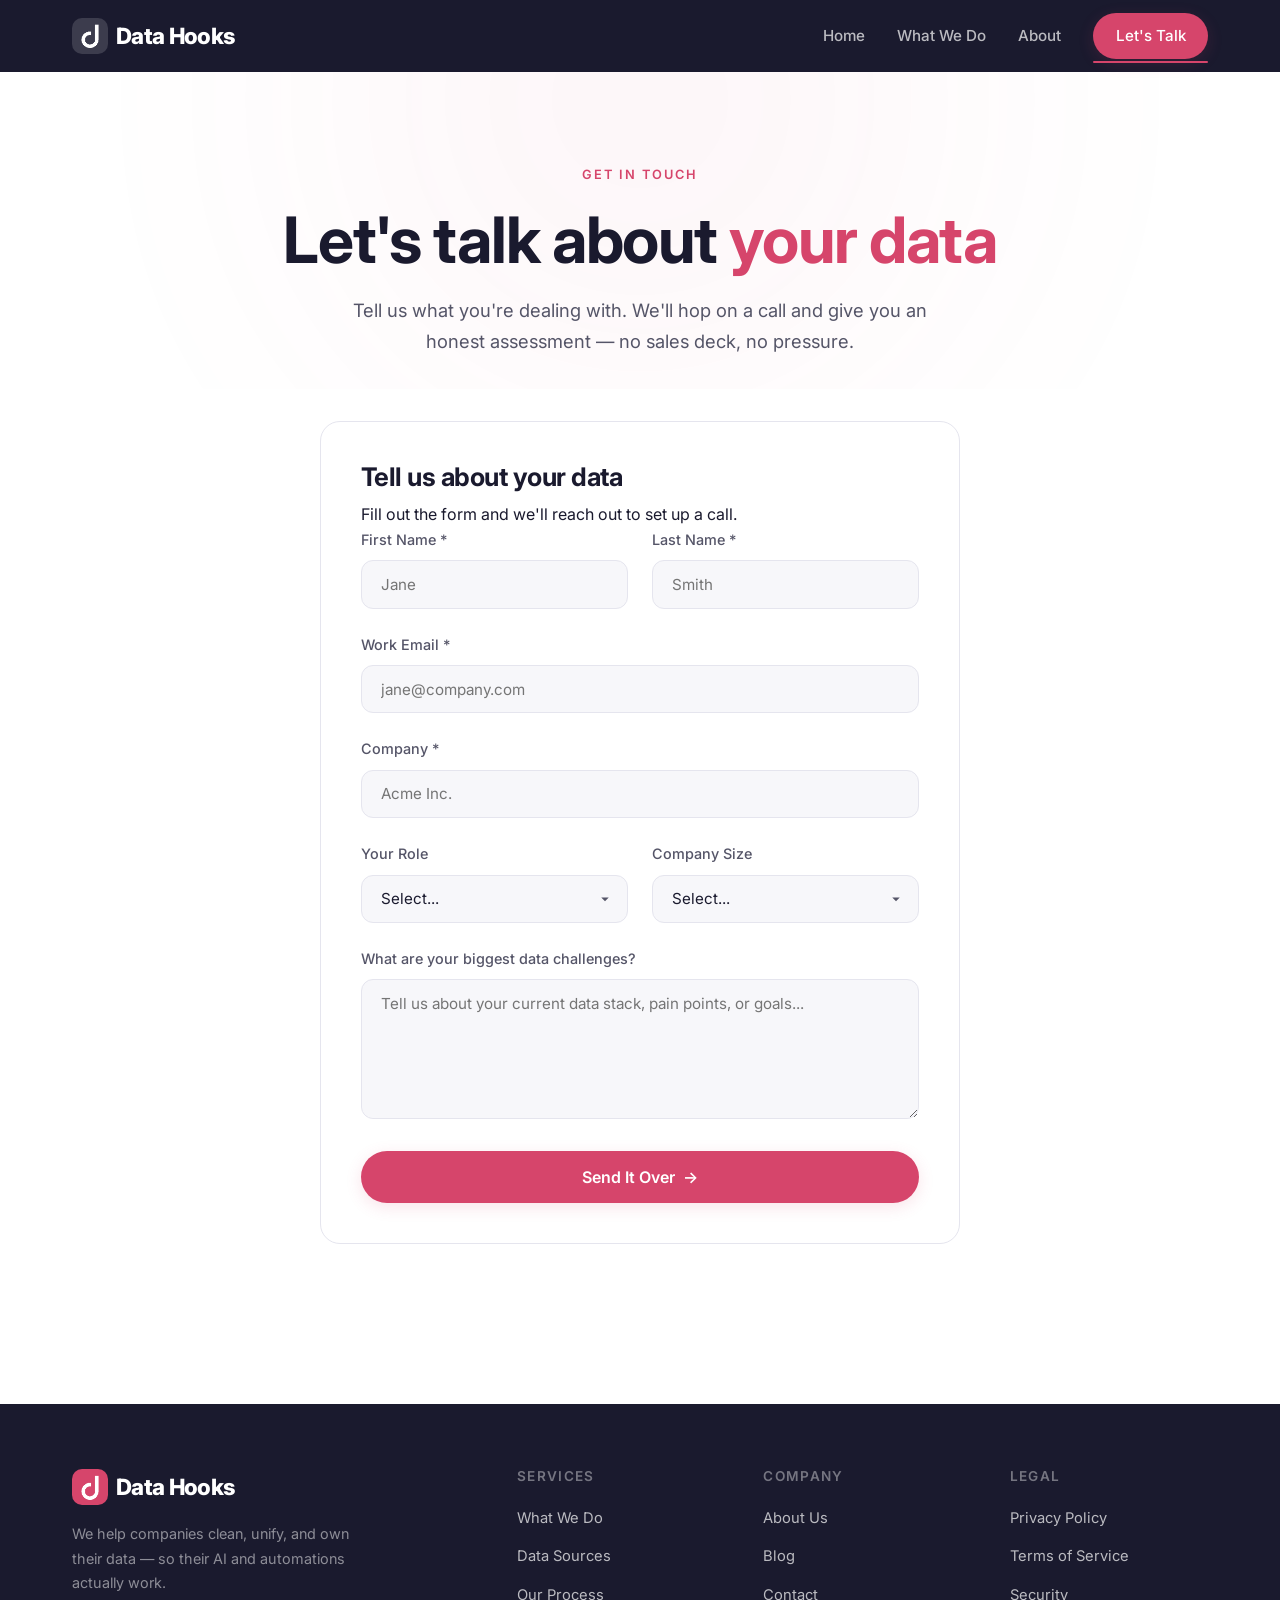
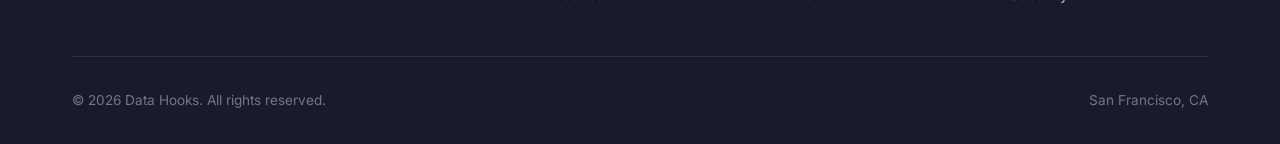
<file: contact.html>
<!DOCTYPE html>
<html lang="en">
<head>
  <meta charset="UTF-8" />
  <meta name="viewport" content="width=device-width, initial-scale=1.0" />
  <title>Let's Talk — Data Hooks</title>
  <meta name="description" content="Talk to Data Hooks. We help companies clean, unify, and own their data — the right way." />
  <link rel="preconnect" href="https://fonts.googleapis.com" />
  <link href="https://fonts.googleapis.com/css2?family=Inter:wght@400;500;600;700;800;900&display=swap" rel="stylesheet" />
  <link rel="stylesheet" href="styles.css" />
  <style>
    .contact-layout {
      max-width: 640px;
      margin: 0 auto;
    }
    .contact-info-card {
      background: var(--bg-card);
      border: 1px solid var(--border-color);
      border-radius: var(--radius-lg);
      padding: 2.5rem;
    }
    .contact-info-card h3 { margin-bottom: 1rem; }
    .contact-info-card p { color: var(--text-secondary); margin-bottom: 2rem; line-height: 1.8; }
    .contact-detail {
      display: flex;
      align-items: center;
      gap: 1rem;
      padding: 1rem 0;
      border-top: 1px solid var(--border-color);
      color: var(--text-secondary);
      font-size: 0.95rem;
    }
    .contact-detail-icon {
      width: 44px;
      height: 44px;
      border-radius: 12px;
      background: rgba(108,92,231,0.1);
      display: flex;
      align-items: center;
      justify-content: center;
      font-size: 1.2rem;
      flex-shrink: 0;
    }
    .form-card {
      background: var(--bg-card);
      border: 1px solid var(--border-color);
      border-radius: var(--radius-lg);
      padding: 2.5rem;
      position: relative;
      overflow: hidden;
    }
    .form-card::before {
      content: '';
      position: absolute;
      top: 0; left: 0; right: 0;
      height: 3px;
      background: var(--gradient-1);
    }
    .form-card h2 { margin-bottom: 0.5rem; font-size: 1.6rem; }
    .form-card > p { color: var(--text-secondary); margin-bottom: 2rem; font-size: 0.95rem; }
    .form-row {
      display: grid;
      grid-template-columns: 1fr 1fr;
      gap: 1.5rem;
    }
    @media (max-width: 480px) {
      .form-row { grid-template-columns: 1fr; }
    }
    .form-success {
      display: none;
      text-align: center;
      padding: 3rem 1rem;
    }
    .form-success.show { display: block; }
    .form-success .checkmark {
      width: 72px;
      height: 72px;
      border-radius: 50%;
      background: var(--gradient-1);
      display: flex;
      align-items: center;
      justify-content: center;
      font-size: 2rem;
      margin: 0 auto 1.5rem;
    }
  </style>
</head>
<body>

  <!-- ===== NAVBAR ===== -->
  <nav class="navbar">
    <div class="container">
      <a href="index.html" class="logo"><span class="logo-icon"><img src="assets/logo-d-white.png" alt="Data Hooks" /></span> Data Hooks</a>
      <ul class="nav-links" id="navLinks">
        <li><a href="index.html">Home</a></li>
        <li><a href="solutions.html">What We Do</a></li>
        <li><a href="about.html">About</a></li>
        <li><a href="contact.html" class="btn btn-primary active" style="padding:0.6rem 1.4rem;">Let's Talk</a></li>
      </ul>
      <button class="mobile-toggle" id="mobileToggle" aria-label="Toggle menu">
        <span></span><span></span><span></span>
      </button>
    </div>
  </nav>

  <!-- ===== PAGE HEADER ===== -->
  <section class="page-header" style="padding-bottom:2rem;">
    <div class="container">
      <span class="section-label">Get In Touch</span>
      <h1>Let's talk about <span class="gradient-text">your data</span></h1>
      <p>Tell us what you're dealing with. We'll hop on a call and give you an honest assessment — no sales deck, no pressure.</p>
    </div>
  </section>

  <!-- ===== CONTACT FORM + INFO ===== -->
  <section style="padding-top:2rem;">
    <div class="container">
      <div class="contact-layout">

        <!-- Form -->
        <div class="form-card fade-in">
          <div id="formContent">
            <h2>Tell us about your data</h2>
            <p>Fill out the form and we'll reach out to set up a call.</p>

            <form id="demoForm" onsubmit="handleSubmit(event)">
              <div class="form-row">
                <div class="form-group">
                  <label for="firstName">First Name *</label>
                  <input type="text" id="firstName" class="form-input" placeholder="Jane" required />
                </div>
                <div class="form-group">
                  <label for="lastName">Last Name *</label>
                  <input type="text" id="lastName" class="form-input" placeholder="Smith" required />
                </div>
              </div>

              <div class="form-group">
                <label for="email">Work Email *</label>
                <input type="email" id="email" class="form-input" placeholder="jane@company.com" required />
              </div>

              <div class="form-group">
                <label for="company">Company *</label>
                <input type="text" id="company" class="form-input" placeholder="Acme Inc." required />
              </div>

              <div class="form-row">
                <div class="form-group">
                  <label for="role">Your Role</label>
                  <select id="role" class="form-select">
                    <option value="">Select...</option>
                    <option>Engineering / Data</option>
                    <option>Product</option>
                    <option>Marketing</option>
                    <option>Operations</option>
                    <option>Executive / C-Suite</option>
                    <option>Other</option>
                  </select>
                </div>
                <div class="form-group">
                  <label for="size">Company Size</label>
                  <select id="size" class="form-select">
                    <option value="">Select...</option>
                    <option>1–10</option>
                    <option>11–50</option>
                    <option>51–200</option>
                    <option>201–1000</option>
                    <option>1000+</option>
                  </select>
                </div>
              </div>

              <div class="form-group">
                <label for="message">What are your biggest data challenges?</label>
                <textarea id="message" class="form-textarea" placeholder="Tell us about your current data stack, pain points, or goals..."></textarea>
              </div>

              <button type="submit" class="btn btn-primary" style="width:100%; justify-content:center; font-size:1rem; padding:1rem;">
                Send It Over <span>→</span>
              </button>
            </form>
          </div>

          <!-- Success state -->
          <div class="form-success" id="formSuccess">
            <div class="checkmark">✓</div>
            <h2>We'll be in touch!</h2>
            <p style="color:var(--text-secondary); margin-top:0.8rem; font-size:1.05rem;">We've received your message and will be in touch within 24 hours to set up a call.</p>
            <a href="index.html" class="btn btn-secondary" style="margin-top:2rem;">Back to Home</a>
          </div>
        </div>
      </div>
    </div>
  </section>

  <!-- ===== FOOTER ===== -->
  <footer class="footer" style="margin-top:4rem;">
    <div class="container">
      <div class="footer-grid">
        <div class="footer-brand">
          <a href="index.html" class="logo"><span class="logo-icon"><img src="assets/logo-d-white.png" alt="Data Hooks" /></span> Data Hooks</a>
          <p>We help companies clean, unify, and own their data — so their AI and automations actually work.</p>
        </div>
        <div>
          <h4>Services</h4>
          <ul class="footer-links">
            <li><a href="solutions.html">What We Do</a></li>
            <li><a href="solutions.html#integrations">Data Sources</a></li>
            <li><a href="solutions.html#process">Our Process</a></li>
          </ul>
        </div>
        <div>
          <h4>Company</h4>
          <ul class="footer-links">
            <li><a href="about.html">About Us</a></li>
            <li><a href="#">Blog</a></li>
            <li><a href="contact.html">Contact</a></li>
          </ul>
        </div>
        <div>
          <h4>Legal</h4>
          <ul class="footer-links">
            <li><a href="#">Privacy Policy</a></li>
            <li><a href="#">Terms of Service</a></li>
            <li><a href="#">Security</a></li>
          </ul>
        </div>
      </div>
      <div class="footer-bottom">
        <span>&copy; 2026 Data Hooks. All rights reserved.</span>
        <span>San Francisco, CA</span>
      </div>
    </div>
  </footer>

  <script>
    document.getElementById('mobileToggle').addEventListener('click', () => {
      document.getElementById('navLinks').classList.toggle('open');
    });
    const observer = new IntersectionObserver((entries) => {
      entries.forEach(entry => { if (entry.isIntersecting) entry.target.classList.add('visible'); });
    }, { threshold: 0.1 });
    document.querySelectorAll('.fade-in').forEach(el => observer.observe(el));

    const GOOGLE_SHEETS_URL = 'https://script.google.com/macros/s/AKfycbxxzlUaGbsiLkibvj5hmJJSvkmjPthBZQ--kiS3t0qo1Dj7LoiE7cso_0A6Dnzq7ke89g/exec';

    async function handleSubmit(e) {
      e.preventDefault();
      const btn = e.target.querySelector('button[type="submit"]');
      btn.disabled = true;
      btn.innerHTML = 'Sending… <span>⏳</span>';

      const data = {
        firstName: document.getElementById('firstName').value,
        lastName: document.getElementById('lastName').value,
        email: document.getElementById('email').value,
        company: document.getElementById('company').value,
        role: document.getElementById('role').value,
        size: document.getElementById('size').value,
        message: document.getElementById('message').value
      };

      try {
        await fetch(GOOGLE_SHEETS_URL, {
          method: 'POST',
          mode: 'no-cors',
          headers: { 'Content-Type': 'application/json' },
          body: JSON.stringify(data)
        });
      } catch (err) {
        // no-cors won't give us a readable response, but data still posts
      }

      document.getElementById('formContent').style.display = 'none';
      document.getElementById('formSuccess').classList.add('show');
    }
  </script>

</body>
</html>
</file>
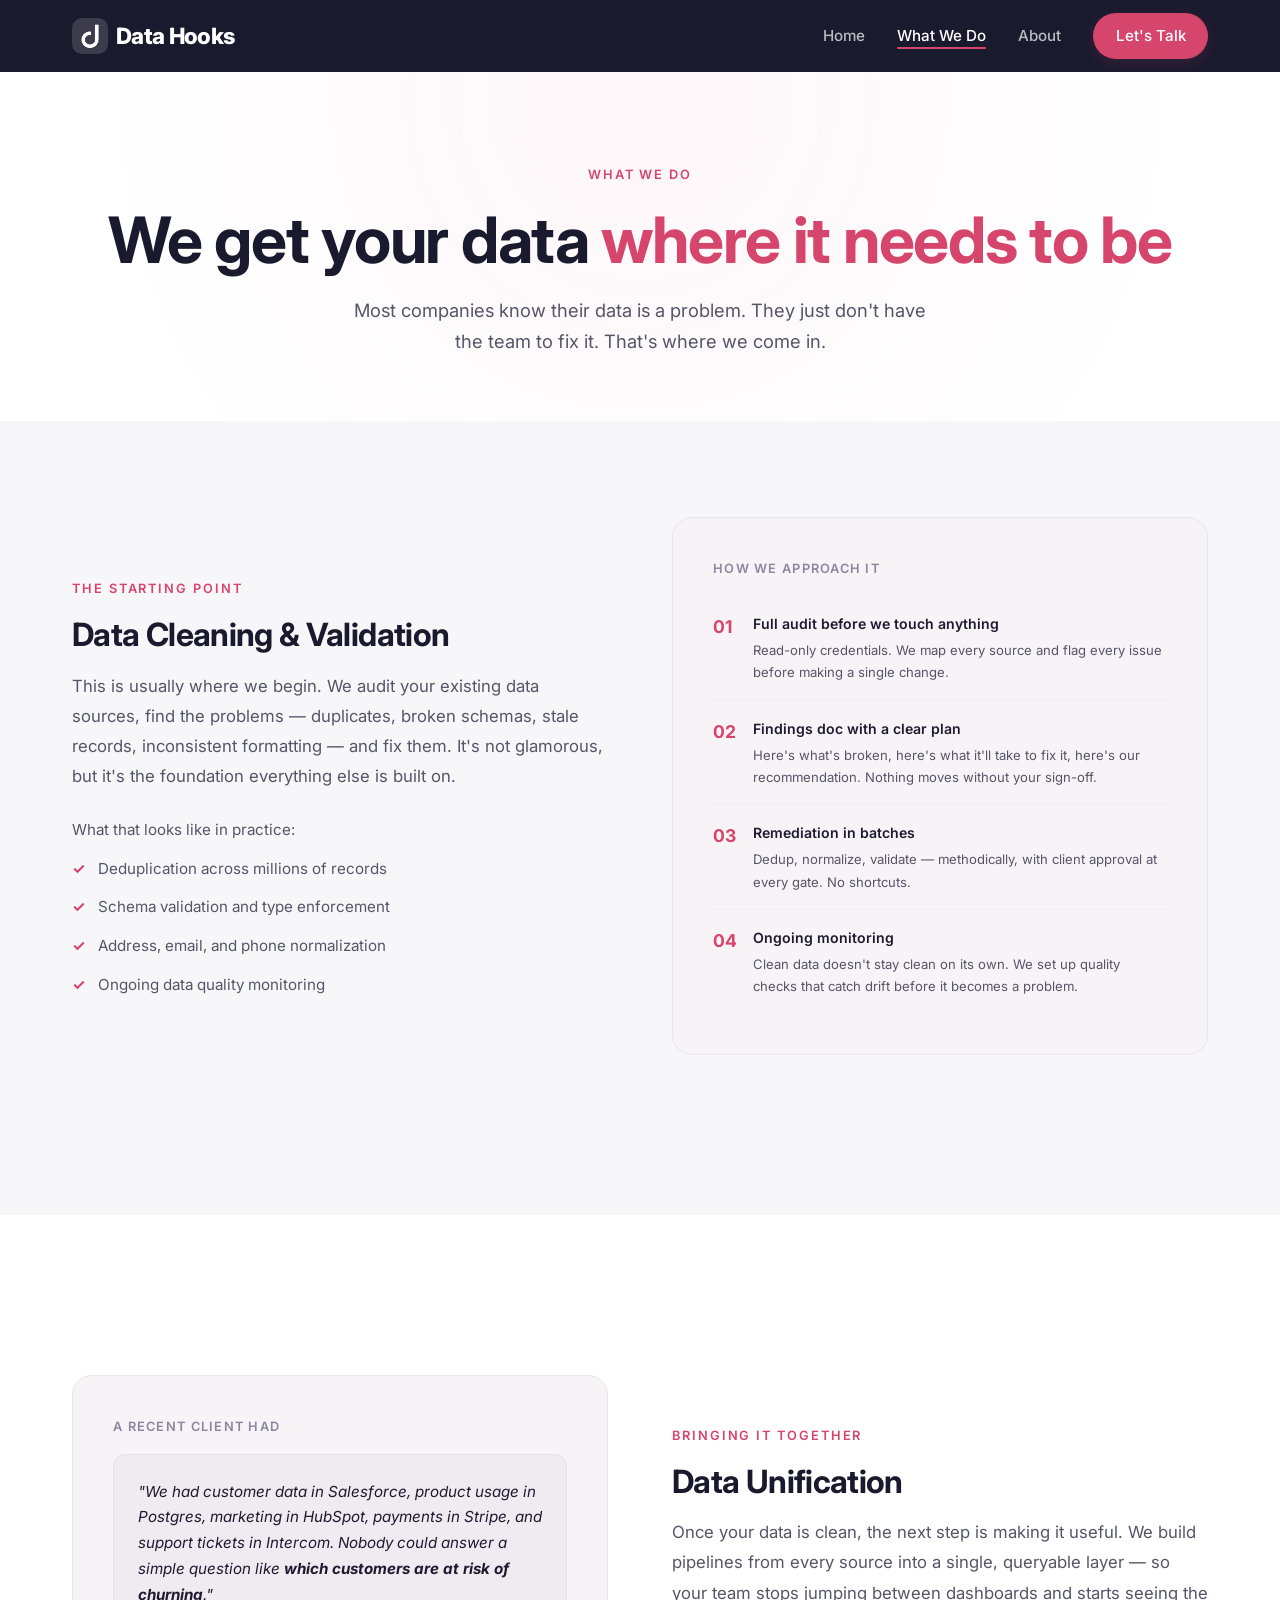
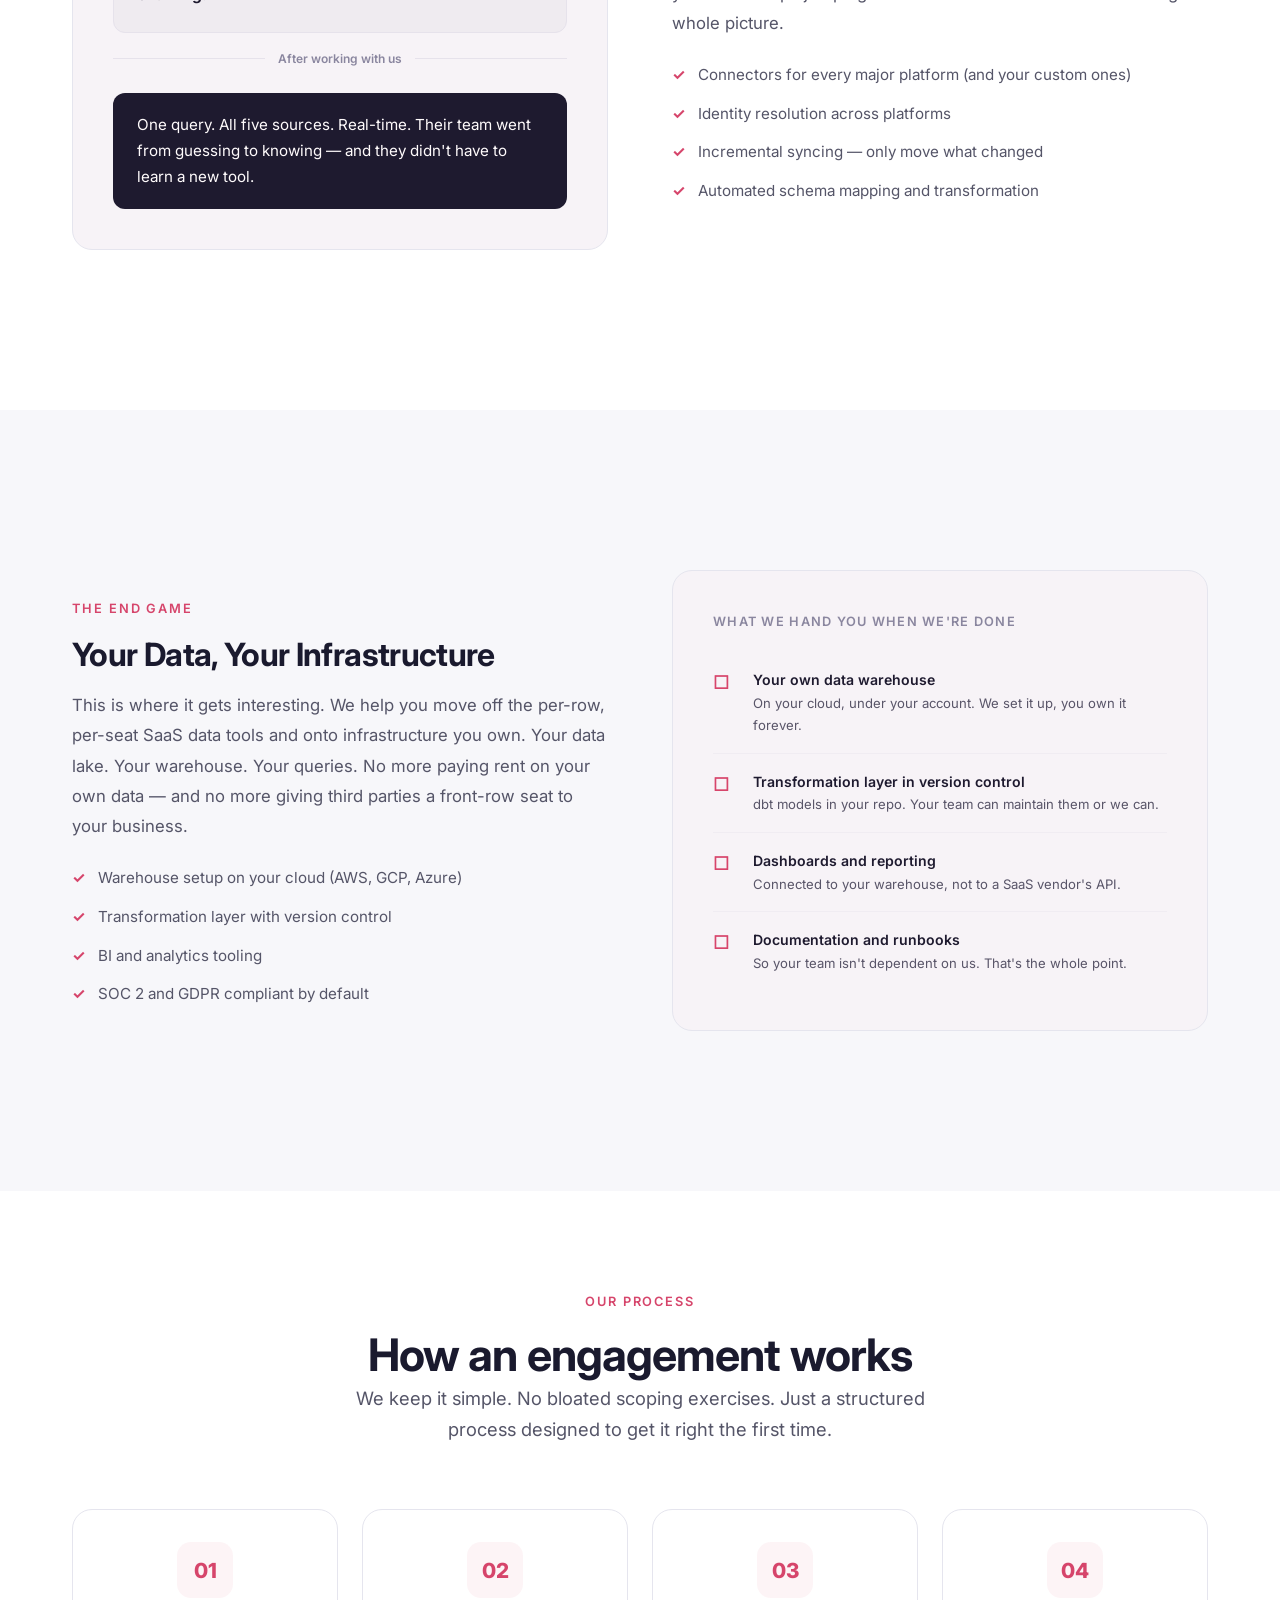
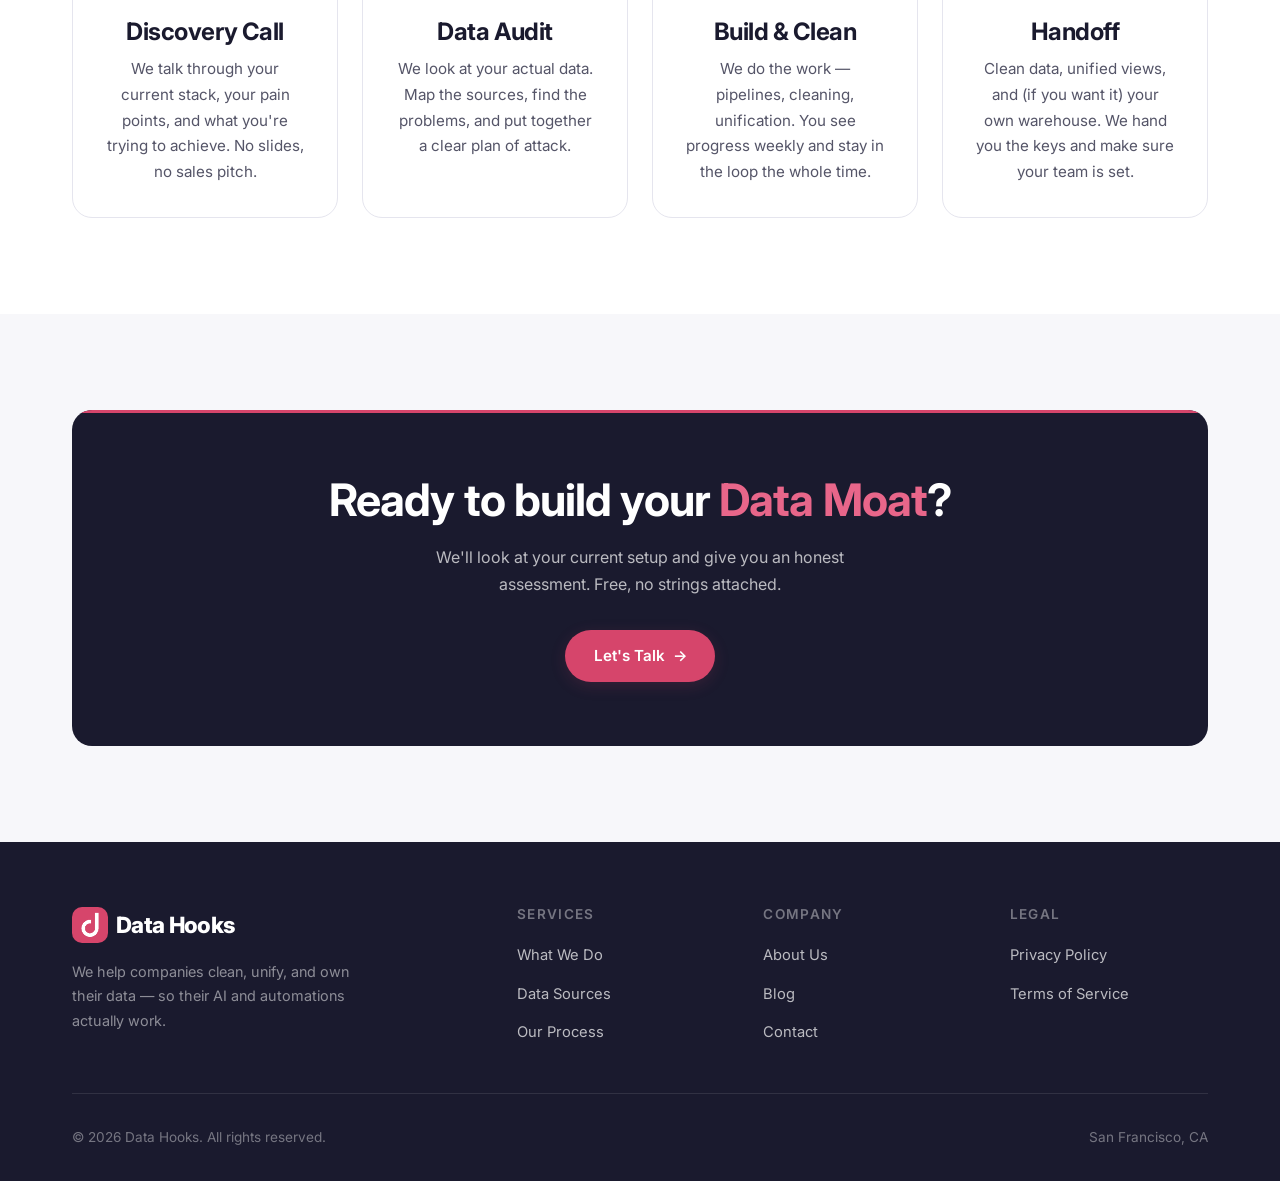
<file: solutions.html>
<!DOCTYPE html>
<html lang="en">
<head>
  <meta charset="UTF-8" />
  <meta name="viewport" content="width=device-width, initial-scale=1.0" />
  <title>What We Do — Data Hooks</title>
  <meta name="description" content="Data cleaning, unification, and warehouse migration. See how Data Hooks works with your team to get your data right." />
  <link rel="preconnect" href="https://fonts.googleapis.com" />
  <link href="https://fonts.googleapis.com/css2?family=Inter:wght@400;500;600;700;800;900&display=swap" rel="stylesheet" />
  <link rel="stylesheet" href="styles.css" />
</head>
<body>

  <!-- ===== NAVBAR ===== -->
  <nav class="navbar">
    <div class="container">
      <a href="index.html" class="logo">
        <span class="logo-icon"><img src="assets/logo-d-white.png" alt="Data Hooks" /></span> Data Hooks
      </a>
      <ul class="nav-links" id="navLinks">
        <li><a href="index.html">Home</a></li>
        <li><a href="solutions.html" class="active">What We Do</a></li>
        <li><a href="about.html">About</a></li>
        <li><a href="contact.html" class="btn btn-primary" style="padding:0.6rem 1.4rem;">Let's Talk</a></li>
      </ul>
      <button class="mobile-toggle" id="mobileToggle" aria-label="Toggle menu">
        <span></span><span></span><span></span>
      </button>
    </div>
  </nav>

  <!-- ===== PAGE HEADER ===== -->
  <section class="page-header">
    <div class="container">
      <span class="section-label">What We Do</span>
      <h1>We get your data <span class="gradient-text">where it needs to be</span></h1>
      <p>Most companies know their data is a problem. They just don't have the team to fix it. That's where we come in.</p>
    </div>
  </section>

  <!-- ===== SERVICE 1: DATA CLEANING ===== -->
  <section style="background: var(--bg-secondary);">
    <div class="container">
      <div class="value-prop-item fade-in" style="border:none; padding-top:0;">
        <div class="value-prop-text">
          <span class="section-label">The Starting Point</span>
          <h3 style="font-size:2rem;">Data Cleaning &amp; Validation</h3>
          <p style="margin-bottom:1.5rem;">This is usually where we begin. We audit your existing data sources, find the problems — duplicates, broken schemas, stale records, inconsistent formatting — and fix them. It's not glamorous, but it's the foundation everything else is built on.</p>
          <p style="color:var(--text-secondary); font-size:0.95rem; line-height:1.8;">What that looks like in practice:</p>
          <ul style="list-style:none; display:flex; flex-direction:column; gap:0.8rem; margin-top:0.8rem;">
            <li style="display:flex; align-items:flex-start; gap:0.8rem; color:var(--text-secondary); font-size:0.95rem;">
              <span style="color:var(--accent); font-weight:700;">✓</span> Deduplication across millions of records
            </li>
            <li style="display:flex; align-items:flex-start; gap:0.8rem; color:var(--text-secondary); font-size:0.95rem;">
              <span style="color:var(--accent); font-weight:700;">✓</span> Schema validation and type enforcement
            </li>
            <li style="display:flex; align-items:flex-start; gap:0.8rem; color:var(--text-secondary); font-size:0.95rem;">
              <span style="color:var(--accent); font-weight:700;">✓</span> Address, email, and phone normalization
            </li>
            <li style="display:flex; align-items:flex-start; gap:0.8rem; color:var(--text-secondary); font-size:0.95rem;">
              <span style="color:var(--accent); font-weight:700;">✓</span> Ongoing data quality monitoring
            </li>
          </ul>
        </div>
        <div class="value-prop-visual">
          <div style="width:100%;">
            <div style="font-size:0.8rem; color:var(--text-muted); margin-bottom:1rem; font-weight:600; text-transform:uppercase; letter-spacing:0.1em;">How we approach it</div>
            <div style="display:flex; flex-direction:column; gap:0;">
              <div style="display:flex; gap:1rem; align-items:flex-start; padding:1rem 0; border-bottom:1px solid var(--border-light);">
                <div style="min-width:24px; color:var(--accent); font-weight:700; font-size:1.1rem;">01</div>
                <div>
                  <div style="font-size:0.88rem; font-weight:600; color:var(--navy); margin-bottom:0.2rem;">Full audit before we touch anything</div>
                  <div style="font-size:0.82rem; color:var(--text-secondary);">Read-only credentials. We map every source and flag every issue before making a single change.</div>
                </div>
              </div>
              <div style="display:flex; gap:1rem; align-items:flex-start; padding:1rem 0; border-bottom:1px solid var(--border-light);">
                <div style="min-width:24px; color:var(--accent); font-weight:700; font-size:1.1rem;">02</div>
                <div>
                  <div style="font-size:0.88rem; font-weight:600; color:var(--navy); margin-bottom:0.2rem;">Findings doc with a clear plan</div>
                  <div style="font-size:0.82rem; color:var(--text-secondary);">Here's what's broken, here's what it'll take to fix it, here's our recommendation. Nothing moves without your sign-off.</div>
                </div>
              </div>
              <div style="display:flex; gap:1rem; align-items:flex-start; padding:1rem 0; border-bottom:1px solid var(--border-light);">
                <div style="min-width:24px; color:var(--accent); font-weight:700; font-size:1.1rem;">03</div>
                <div>
                  <div style="font-size:0.88rem; font-weight:600; color:var(--navy); margin-bottom:0.2rem;">Remediation in batches</div>
                  <div style="font-size:0.82rem; color:var(--text-secondary);">Dedup, normalize, validate — methodically, with client approval at every gate. No shortcuts.</div>
                </div>
              </div>
              <div style="display:flex; gap:1rem; align-items:flex-start; padding:1rem 0;">
                <div style="min-width:24px; color:var(--accent); font-weight:700; font-size:1.1rem;">04</div>
                <div>
                  <div style="font-size:0.88rem; font-weight:600; color:var(--navy); margin-bottom:0.2rem;">Ongoing monitoring</div>
                  <div style="font-size:0.82rem; color:var(--text-secondary);">Clean data doesn't stay clean on its own. We set up quality checks that catch drift before it becomes a problem.</div>
                </div>
              </div>
            </div>
          </div>
        </div>
      </div>
    </div>
  </section>

  <!-- ===== SERVICE 2: DATA UNIFICATION ===== -->
  <section id="integrations">
    <div class="container">
      <div class="value-prop-item reverse fade-in" style="border:none;">
        <div class="value-prop-text">
          <span class="section-label">Bringing It Together</span>
          <h3 style="font-size:2rem;">Data Unification</h3>
          <p style="margin-bottom:1.5rem;">Once your data is clean, the next step is making it useful. We build pipelines from every source into a single, queryable layer — so your team stops jumping between dashboards and starts seeing the whole picture.</p>
          <ul style="list-style:none; display:flex; flex-direction:column; gap:0.8rem;">
            <li style="display:flex; align-items:flex-start; gap:0.8rem; color:var(--text-secondary); font-size:0.95rem;">
              <span style="color:var(--accent); font-weight:700;">✓</span> Connectors for every major platform (and your custom ones)
            </li>
            <li style="display:flex; align-items:flex-start; gap:0.8rem; color:var(--text-secondary); font-size:0.95rem;">
              <span style="color:var(--accent); font-weight:700;">✓</span> Identity resolution across platforms
            </li>
            <li style="display:flex; align-items:flex-start; gap:0.8rem; color:var(--text-secondary); font-size:0.95rem;">
              <span style="color:var(--accent); font-weight:700;">✓</span> Incremental syncing — only move what changed
            </li>
            <li style="display:flex; align-items:flex-start; gap:0.8rem; color:var(--text-secondary); font-size:0.95rem;">
              <span style="color:var(--accent); font-weight:700;">✓</span> Automated schema mapping and transformation
            </li>
          </ul>
        </div>
        <div class="value-prop-visual">
          <div style="width:100%;">
            <div style="font-size:0.8rem; color:var(--text-muted); margin-bottom:1rem; font-weight:600; text-transform:uppercase; letter-spacing:0.1em;">A recent client had</div>
            <div style="background:rgba(26,26,46,0.03); border:1px solid var(--border-color); border-radius:12px; padding:1.5rem; margin-bottom:1rem;">
              <div style="font-size:0.95rem; color:var(--navy); line-height:1.7; font-style:italic;">"We had customer data in Salesforce, product usage in Postgres, marketing in HubSpot, payments in Stripe, and support tickets in Intercom. Nobody could answer a simple question like <strong>which customers are at risk of churning</strong>."</div>
            </div>
            <div style="display:flex; align-items:center; gap:0.8rem; margin-bottom:1.5rem;">
              <div style="flex:1; height:1px; background:var(--border-color);"></div>
              <div style="font-size:0.75rem; color:var(--text-muted); font-weight:600; white-space:nowrap;">After working with us</div>
              <div style="flex:1; height:1px; background:var(--border-color);"></div>
            </div>
            <div style="background:var(--navy); color:#fff; border-radius:12px; padding:1.2rem 1.5rem;">
              <div style="font-size:0.95rem; line-height:1.7;">One query. All five sources. Real-time. Their team went from guessing to knowing — and they didn't have to learn a new tool.</div>
            </div>
          </div>
        </div>
      </div>
    </div>
  </section>

  <!-- ===== SERVICE 3: CORD CUTTING ===== -->
  <section style="background: var(--bg-secondary);">
    <div class="container">
      <div class="value-prop-item fade-in" style="border:none;">
        <div class="value-prop-text">
          <span class="section-label">The End Game</span>
          <h3 style="font-size:2rem;">Your Data, Your Infrastructure</h3>
          <p style="margin-bottom:1.5rem;">This is where it gets interesting. We help you move off the per-row, per-seat SaaS data tools and onto infrastructure you own. Your data lake. Your warehouse. Your queries. No more paying rent on your own data — and no more giving third parties a front-row seat to your business.</p>
          <ul style="list-style:none; display:flex; flex-direction:column; gap:0.8rem;">
            <li style="display:flex; align-items:flex-start; gap:0.8rem; color:var(--text-secondary); font-size:0.95rem;">
              <span style="color:var(--accent); font-weight:700;">✓</span> Warehouse setup on your cloud (AWS, GCP, Azure)
            </li>
            <li style="display:flex; align-items:flex-start; gap:0.8rem; color:var(--text-secondary); font-size:0.95rem;">
              <span style="color:var(--accent); font-weight:700;">✓</span> Transformation layer with version control
            </li>
            <li style="display:flex; align-items:flex-start; gap:0.8rem; color:var(--text-secondary); font-size:0.95rem;">
              <span style="color:var(--accent); font-weight:700;">✓</span> BI and analytics tooling
            </li>
            <li style="display:flex; align-items:flex-start; gap:0.8rem; color:var(--text-secondary); font-size:0.95rem;">
              <span style="color:var(--accent); font-weight:700;">✓</span> SOC 2 and GDPR compliant by default
            </li>
          </ul>
        </div>
        <div class="value-prop-visual">
          <div style="width:100%;">
            <div style="font-size:0.8rem; color:var(--text-muted); margin-bottom:1.2rem; font-weight:600; text-transform:uppercase; letter-spacing:0.1em;">What we hand you when we're done</div>
            <div style="display:flex; flex-direction:column; gap:0;">
              <div style="display:flex; gap:1rem; align-items:flex-start; padding:1rem 0; border-bottom:1px solid var(--border-light);">
                <div style="min-width:24px; color:var(--accent); font-weight:700; font-size:1.1rem;">☐</div>
                <div>
                  <div style="font-size:0.88rem; font-weight:600; color:var(--navy);">Your own data warehouse</div>
                  <div style="font-size:0.82rem; color:var(--text-secondary);">On your cloud, under your account. We set it up, you own it forever.</div>
                </div>
              </div>
              <div style="display:flex; gap:1rem; align-items:flex-start; padding:1rem 0; border-bottom:1px solid var(--border-light);">
                <div style="min-width:24px; color:var(--accent); font-weight:700; font-size:1.1rem;">☐</div>
                <div>
                  <div style="font-size:0.88rem; font-weight:600; color:var(--navy);">Transformation layer in version control</div>
                  <div style="font-size:0.82rem; color:var(--text-secondary);">dbt models in your repo. Your team can maintain them or we can.</div>
                </div>
              </div>
              <div style="display:flex; gap:1rem; align-items:flex-start; padding:1rem 0; border-bottom:1px solid var(--border-light);">
                <div style="min-width:24px; color:var(--accent); font-weight:700; font-size:1.1rem;">☐</div>
                <div>
                  <div style="font-size:0.88rem; font-weight:600; color:var(--navy);">Dashboards and reporting</div>
                  <div style="font-size:0.82rem; color:var(--text-secondary);">Connected to your warehouse, not to a SaaS vendor's API.</div>
                </div>
              </div>
              <div style="display:flex; gap:1rem; align-items:flex-start; padding:1rem 0;">
                <div style="min-width:24px; color:var(--accent); font-weight:700; font-size:1.1rem;">☐</div>
                <div>
                  <div style="font-size:0.88rem; font-weight:600; color:var(--navy);">Documentation and runbooks</div>
                  <div style="font-size:0.82rem; color:var(--text-secondary);">So your team isn't dependent on us. That's the whole point.</div>
                </div>
              </div>
            </div>
          </div>
        </div>
      </div>
    </div>
  </section>

  <!-- ===== OUR PROCESS ===== -->
  <section id="process">
    <div class="container">
      <div style="text-align:center; margin-bottom:4rem;">
        <span class="section-label">Our Process</span>
        <h2>How an engagement works</h2>
        <p class="section-subtitle">We keep it simple. No bloated scoping exercises. Just a structured process designed to get it right the first time.</p>
      </div>

      <div class="grid-4 fade-in">
        <div class="card" style="text-align:center;">
          <div class="card-icon" style="margin:0 auto 1.2rem; background:var(--accent-bg); color:var(--accent);">
            <span style="font-size:1.3rem; font-weight:800;">01</span>
          </div>
          <h3>Discovery Call</h3>
          <p>We talk through your current stack, your pain points, and what you're trying to achieve. No slides, no sales pitch.</p>
        </div>
        <div class="card" style="text-align:center;">
          <div class="card-icon" style="margin:0 auto 1.2rem; background:var(--accent-bg); color:var(--accent);">
            <span style="font-size:1.3rem; font-weight:800;">02</span>
          </div>
          <h3>Data Audit</h3>
          <p>We look at your actual data. Map the sources, find the problems, and put together a clear plan of attack.</p>
        </div>
        <div class="card" style="text-align:center;">
          <div class="card-icon" style="margin:0 auto 1.2rem; background:var(--accent-bg); color:var(--accent);">
            <span style="font-size:1.3rem; font-weight:800;">03</span>
          </div>
          <h3>Build &amp; Clean</h3>
          <p>We do the work — pipelines, cleaning, unification. You see progress weekly and stay in the loop the whole time.</p>
        </div>
        <div class="card" style="text-align:center;">
          <div class="card-icon" style="margin:0 auto 1.2rem; background:var(--accent-bg); color:var(--accent);">
            <span style="font-size:1.3rem; font-weight:800;">04</span>
          </div>
          <h3>Handoff</h3>
          <p>Clean data, unified views, and (if you want it) your own warehouse. We hand you the keys and make sure your team is set.</p>
        </div>
      </div>
    </div>
  </section>

  <!-- ===== CTA ===== -->
  <section class="cta-banner">
    <div class="container">
      <div class="cta-box">
        <h2>Ready to build your <span class="gradient-text">Data Moat</span>?</h2>
        <p>We'll look at your current setup and give you an honest assessment. Free, no strings attached.</p>
        <a href="contact.html" class="btn btn-primary">Let's Talk <span>→</span></a>
      </div>
    </div>
  </section>

  <!-- ===== FOOTER ===== -->
  <footer class="footer">
    <div class="container">
      <div class="footer-grid">
        <div class="footer-brand">
          <a href="index.html" class="logo"><span class="logo-icon"><img src="assets/logo-d-white.png" alt="Data Hooks" /></span> Data Hooks</a>
          <p>We help companies clean, unify, and own their data — so their AI and automations actually work.</p>
        </div>
        <div>
          <h4>Services</h4>
          <ul class="footer-links">
            <li><a href="solutions.html">What We Do</a></li>
            <li><a href="solutions.html#integrations">Data Sources</a></li>
            <li><a href="solutions.html#process">Our Process</a></li>
          </ul>
        </div>
        <div>
          <h4>Company</h4>
          <ul class="footer-links">
            <li><a href="about.html">About Us</a></li>
            <li><a href="#">Blog</a></li>
            <li><a href="contact.html">Contact</a></li>
          </ul>
        </div>
        <div>
          <h4>Legal</h4>
          <ul class="footer-links">
            <li><a href="#">Privacy Policy</a></li>
            <li><a href="#">Terms of Service</a></li>
          </ul>
        </div>
      </div>
      <div class="footer-bottom">
        <span>&copy; 2026 Data Hooks. All rights reserved.</span>
        <span>San Francisco, CA</span>
      </div>
    </div>
  </footer>

  <script>
    document.getElementById('mobileToggle').addEventListener('click', () => {
      document.getElementById('navLinks').classList.toggle('open');
    });
    const observer = new IntersectionObserver((entries) => {
      entries.forEach(entry => { if (entry.isIntersecting) entry.target.classList.add('visible'); });
    }, { threshold: 0.1 });
    document.querySelectorAll('.fade-in').forEach(el => observer.observe(el));
  </script>

</body>
</html>
</file>
<file: styles.css>
/* ============================================
   DATAHOOKS — Global Styles
   Light Theme / Dark Navy + Coral Red Accent
   Matches dhooks MVP spec branding
   ============================================ */

/* --- Reset & Base --- */
*, *::before, *::after {
  margin: 0;
  padding: 0;
  box-sizing: border-box;
}

:root {
  --bg-primary: #ffffff;
  --bg-secondary: #f7f7fa;
  --bg-card: #ffffff;
  --bg-card-hover: #f9f9fc;
  --navy: #1a1a2e;
  --navy-light: #2d2d44;
  --text-primary: #1a1a2e;
  --text-secondary: #555568;
  --text-muted: #8888a0;
  --accent: #d6456b;
  --accent-light: #e8668a;
  --accent-dark: #b83a5a;
  --accent-glow: rgba(214, 69, 107, 0.15);
  --accent-bg: rgba(214, 69, 107, 0.06);
  --border-color: #e5e5ee;
  --border-light: #f0f0f5;
  --radius: 12px;
  --radius-lg: 20px;
  --shadow: 0 4px 24px rgba(26, 26, 46, 0.08);
  --shadow-lg: 0 8px 40px rgba(26, 26, 46, 0.12);
  --transition: 0.3s cubic-bezier(0.4, 0, 0.2, 1);
  --max-width: 1200px;
}

html {
  scroll-behavior: smooth;
  font-size: 16px;
}

body {
  font-family: 'Inter', -apple-system, BlinkMacSystemFont, 'Segoe UI', sans-serif;
  background: var(--bg-primary);
  color: var(--text-primary);
  line-height: 1.7;
  overflow-x: hidden;
  -webkit-font-smoothing: antialiased;
}

a {
  color: var(--accent);
  text-decoration: none;
  transition: color var(--transition);
}
a:hover { color: var(--accent-dark); }

img { max-width: 100%; display: block; }

/* --- Typography --- */
h1, h2, h3, h4 {
  font-weight: 700;
  line-height: 1.2;
  letter-spacing: -0.02em;
  color: var(--navy);
}
h1 { font-size: clamp(2.4rem, 5vw, 4rem); }
h2 { font-size: clamp(1.8rem, 3.5vw, 2.8rem); }
h3 { font-size: clamp(1.2rem, 2vw, 1.5rem); }

.gradient-text {
  color: var(--accent);
  background: none;
  -webkit-text-fill-color: var(--accent);
}

.section-label {
  display: inline-block;
  font-size: 0.8rem;
  font-weight: 600;
  letter-spacing: 0.15em;
  text-transform: uppercase;
  color: var(--accent);
  margin-bottom: 1rem;
}

.section-subtitle {
  font-size: 1.15rem;
  color: var(--text-secondary);
  max-width: 640px;
  margin: 0 auto 3rem;
}

/* --- Layout --- */
.container {
  width: 100%;
  max-width: var(--max-width);
  margin: 0 auto;
  padding: 0 2rem;
}

section {
  padding: 6rem 0;
  position: relative;
}

/* --- Navbar --- */
.navbar {
  position: fixed;
  top: 0;
  left: 0;
  width: 100%;
  z-index: 1000;
  background: var(--navy);
  backdrop-filter: blur(20px);
  border-bottom: none;
  transition: background var(--transition);
}

.navbar .container {
  display: flex;
  align-items: center;
  justify-content: space-between;
  height: 72px;
}

.logo {
  font-size: 1.4rem;
  font-weight: 800;
  letter-spacing: -0.03em;
  color: #fff;
  display: flex;
  align-items: center;
  gap: 0.5rem;
}
.logo:hover { color: #fff; }

.logo-icon {
  width: 36px;
  height: 36px;
  background: rgba(255,255,255,0.15);
  color: #fff;
  border-radius: 10px;
  display: flex;
  align-items: center;
  justify-content: center;
  font-size: 1.1rem;
  position: relative;
  overflow: hidden;
}
.logo-icon svg {
  width: 22px;
  height: 27px;
}
.logo-icon img {
  width: 22px;
  height: auto;
  object-fit: contain;
}

.nav-links {
  display: flex;
  align-items: center;
  gap: 2rem;
  list-style: none;
}

.nav-links a {
  color: rgba(255,255,255,0.7);
  font-size: 0.95rem;
  font-weight: 500;
  transition: color var(--transition);
  position: relative;
}
.nav-links a:hover,
.nav-links a.active {
  color: #fff;
}
.nav-links .btn-primary {
  color: #fff !important;
}
.nav-links a.active::after {
  content: '';
  position: absolute;
  bottom: -4px;
  left: 0;
  width: 100%;
  height: 2px;
  background: var(--accent);
  border-radius: 2px;
}

/* Mobile menu */
.mobile-toggle {
  display: none;
  flex-direction: column;
  gap: 5px;
  cursor: pointer;
  background: none;
  border: none;
  padding: 4px;
}
.mobile-toggle span {
  width: 24px;
  height: 2px;
  background: #fff;
  border-radius: 2px;
  transition: var(--transition);
}

/* --- Buttons --- */
.btn {
  display: inline-flex;
  align-items: center;
  gap: 0.5rem;
  padding: 0.8rem 1.8rem;
  font-size: 0.95rem;
  font-weight: 600;
  border-radius: 50px;
  border: none;
  cursor: pointer;
  transition: all var(--transition);
  text-decoration: none;
  font-family: inherit;
}

.btn-primary {
  background: var(--accent);
  color: #fff;
  box-shadow: 0 4px 16px var(--accent-glow);
}
.btn-primary:hover {
  background: var(--accent-dark);
  transform: translateY(-2px);
  box-shadow: 0 8px 24px rgba(214, 69, 107, 0.25);
  color: #fff;
}

.btn-secondary {
  background: transparent;
  color: var(--navy);
  border: 1.5px solid var(--border-color);
}
.btn-secondary:hover {
  background: var(--bg-secondary);
  border-color: var(--navy);
  color: var(--navy);
}

.btn-ghost {
  background: transparent;
  color: var(--accent);
  padding: 0.5rem 0;
}
.btn-ghost:hover { color: var(--accent-dark); }
.btn-ghost .arrow { transition: transform var(--transition); }
.btn-ghost:hover .arrow { transform: translateX(4px); }

/* --- Cards --- */
.card {
  background: var(--bg-card);
  border: 1px solid var(--border-color);
  border-radius: var(--radius-lg);
  padding: 2rem;
  transition: all var(--transition);
}
.card:hover {
  border-color: var(--accent);
  transform: translateY(-4px);
  box-shadow: var(--shadow-lg);
}

.card-icon {
  width: 56px;
  height: 56px;
  border-radius: 14px;
  background: var(--accent-bg);
  display: flex;
  align-items: center;
  justify-content: center;
  font-size: 1.5rem;
  margin-bottom: 1.2rem;
}

.card h3 { margin-bottom: 0.6rem; }

.card p {
  color: var(--text-secondary);
  font-size: 0.95rem;
  line-height: 1.7;
}

/* --- Grid helpers --- */
.grid-2 {
  display: grid;
  grid-template-columns: repeat(2, 1fr);
  gap: 2rem;
}
.grid-3 {
  display: grid;
  grid-template-columns: repeat(3, 1fr);
  gap: 2rem;
}
.grid-4 {
  display: grid;
  grid-template-columns: repeat(4, 1fr);
  gap: 1.5rem;
}

/* --- Hero Section --- */
.hero {
  min-height: 100vh;
  display: flex;
  align-items: center;
  padding-top: 72px;
  position: relative;
  overflow: hidden;
  background: var(--bg-primary);
}

.hero-bg {
  position: absolute;
  inset: 0;
  z-index: 0;
}
.hero-bg .orb {
  position: absolute;
  border-radius: 50%;
  filter: blur(120px);
  opacity: 0.08;
}
.hero-bg .orb-1 {
  width: 600px;
  height: 600px;
  background: var(--accent);
  top: -200px;
  right: -100px;
}
.hero-bg .orb-2 {
  width: 400px;
  height: 400px;
  background: var(--navy);
  bottom: -100px;
  left: -100px;
}
.hero-bg .grid-overlay {
  position: absolute;
  inset: 0;
  background-image:
    linear-gradient(rgba(26,26,46,0.03) 1px, transparent 1px),
    linear-gradient(90deg, rgba(26,26,46,0.03) 1px, transparent 1px);
  background-size: 60px 60px;
}

.hero .container {
  position: relative;
  z-index: 1;
}

.hero-content {
  max-width: 720px;
}

.hero h1 {
  margin-bottom: 1.5rem;
}

.hero p {
  font-size: 1.2rem;
  color: var(--text-secondary);
  margin-bottom: 2.5rem;
  max-width: 560px;
  line-height: 1.8;
}

.hero-definition {
  margin-top: 1.5rem;
  border-left: 3px solid var(--accent);
  padding-left: 1.2rem;
  max-width: 640px;
}
.hero-definition .def-term {
  margin-bottom: 0.4rem;
}
.hero-definition .def-term strong {
  color: var(--navy);
  font-size: 1.1rem;
}
.hero-definition .def-term span {
  color: var(--text-muted);
  font-size: 0.85rem;
  font-style: italic;
}
.hero-definition .def-body {
  color: var(--text-secondary);
  font-size: 0.95rem;
  line-height: 1.7;
  margin-bottom: 0;
}
.hero-tagline {
  margin-top: 1.2rem;
  margin-bottom: 2rem;
  color: var(--text-muted);
  font-size: 0.9rem;
  max-width: 640px;
  line-height: 1.7;
}

.hero-actions {
  display: flex;
  gap: 1rem;
  flex-wrap: wrap;
}

.hero-stats {
  display: flex;
  gap: 3rem;
  margin-top: 4rem;
  padding-top: 2.5rem;
  border-top: 1px solid var(--border-color);
}

.hero-stat .number {
  font-size: 2rem;
  font-weight: 800;
  color: var(--accent);
}
.hero-stat .label {
  font-size: 0.85rem;
  color: var(--text-muted);
  margin-top: 0.3rem;
}

/* --- Value Props Section --- */
.value-props {
  background: var(--bg-secondary);
}

.value-prop-item {
  display: grid;
  grid-template-columns: 1fr 1fr;
  gap: 4rem;
  align-items: center;
  padding: 4rem 0;
}
.value-prop-item:not(:last-child) {
  border-bottom: 1px solid var(--border-color);
}
.value-prop-item.reverse {
  direction: rtl;
}
.value-prop-item.reverse > * {
  direction: ltr;
}

.value-prop-number {
  font-size: 5rem;
  font-weight: 900;
  color: var(--accent);
  opacity: 0.15;
  line-height: 1;
  margin-bottom: 1rem;
}

.value-prop-text h3 {
  font-size: 1.8rem;
  margin-bottom: 1rem;
}

.value-prop-text p {
  color: var(--text-secondary);
  font-size: 1.05rem;
  line-height: 1.8;
}

.value-prop-visual {
  background: var(--bg-secondary);
  border: 1px solid var(--border-color);
  border-radius: var(--radius-lg);
  padding: 2.5rem;
  min-height: 300px;
  display: flex;
  align-items: center;
  justify-content: center;
  position: relative;
  overflow: hidden;
}

.value-prop-visual::before {
  content: '';
  position: absolute;
  inset: 0;
  background: var(--accent);
  opacity: 0.02;
}

/* --- Data Sources / Integrations --- */
.integrations-grid {
  display: grid;
  grid-template-columns: repeat(auto-fill, minmax(180px, 1fr));
  gap: 1rem;
}

.integration-item {
  background: var(--bg-card);
  border: 1px solid var(--border-color);
  border-radius: var(--radius);
  padding: 1.3rem;
  display: flex;
  align-items: center;
  gap: 0.8rem;
  transition: all var(--transition);
  font-size: 0.95rem;
  font-weight: 500;
  color: var(--navy);
}
.integration-item:hover {
  border-color: var(--accent);
  background: var(--bg-secondary);
  transform: translateY(-2px);
  box-shadow: var(--shadow);
}

.integration-icon {
  width: 40px;
  height: 40px;
  border-radius: 10px;
  display: flex;
  align-items: center;
  justify-content: center;
  font-size: 1.2rem;
  flex-shrink: 0;
  overflow: hidden;
  background: #f4f4f8;
}
.integration-icon img {
  width: 26px;
  height: 26px;
  object-fit: contain;
}

/* --- CTA Banner --- */
.cta-banner {
  background: var(--bg-secondary);
  text-align: center;
}

.cta-box {
  background: var(--navy);
  color: #fff;
  border: none;
  border-radius: var(--radius-lg);
  padding: 4rem 3rem;
  position: relative;
  overflow: hidden;
}
.cta-box::before {
  content: '';
  position: absolute;
  top: 0;
  left: 0;
  right: 0;
  height: 3px;
  background: var(--accent);
}
.cta-box h2 {
  margin-bottom: 1rem;
  color: #fff;
}
.cta-box .gradient-text {
  color: var(--accent-light);
  -webkit-text-fill-color: var(--accent-light);
}
.cta-box p {
  color: rgba(255,255,255,0.7);
  margin-bottom: 2rem;
  max-width: 500px;
  margin-left: auto;
  margin-right: auto;
}

/* --- Footer --- */
.footer {
  background: var(--navy);
  color: rgba(255,255,255,0.8);
  border-top: none;
  padding: 4rem 0 2rem;
}

.footer .logo {
  color: #fff;
}
.footer .logo:hover { color: #fff; }
.footer .logo-icon {
  background: var(--accent);
}

.footer-grid {
  display: grid;
  grid-template-columns: 2fr 1fr 1fr 1fr;
  gap: 3rem;
  margin-bottom: 3rem;
}

.footer-brand p {
  color: rgba(255,255,255,0.5);
  margin-top: 1rem;
  font-size: 0.9rem;
  max-width: 300px;
  line-height: 1.7;
}

.footer h4 {
  font-size: 0.85rem;
  font-weight: 600;
  text-transform: uppercase;
  letter-spacing: 0.1em;
  color: rgba(255,255,255,0.4);
  margin-bottom: 1.2rem;
}

.footer-links {
  list-style: none;
  display: flex;
  flex-direction: column;
  gap: 0.7rem;
}
.footer-links a {
  color: rgba(255,255,255,0.7);
  font-size: 0.92rem;
}
.footer-links a:hover { color: #fff; }

.footer-bottom {
  border-top: 1px solid rgba(255,255,255,0.1);
  padding-top: 2rem;
  display: flex;
  justify-content: space-between;
  align-items: center;
  color: rgba(255,255,255,0.4);
  font-size: 0.85rem;
}

/* --- Form Styles --- */
.form-group {
  margin-bottom: 1.5rem;
}

.form-group label {
  display: block;
  font-size: 0.9rem;
  font-weight: 500;
  color: var(--text-secondary);
  margin-bottom: 0.5rem;
}

.form-input,
.form-select,
.form-textarea {
  width: 100%;
  padding: 0.85rem 1.2rem;
  background: var(--bg-secondary);
  border: 1px solid var(--border-color);
  border-radius: var(--radius);
  color: var(--text-primary);
  font-size: 0.95rem;
  font-family: inherit;
  transition: border-color var(--transition);
}

.form-input:focus,
.form-select:focus,
.form-textarea:focus {
  outline: none;
  border-color: var(--accent);
  box-shadow: 0 0 0 3px var(--accent-glow);
}

.form-textarea {
  resize: vertical;
  min-height: 140px;
}

.form-select {
  appearance: none;
  background-image: url("data:image/svg+xml,%3Csvg xmlns='http://www.w3.org/2000/svg' width='12' height='12' fill='%23555568' viewBox='0 0 16 16'%3E%3Cpath d='M8 11L3 6h10z'/%3E%3C/svg%3E");
  background-repeat: no-repeat;
  background-position: right 1rem center;
  cursor: pointer;
}

/* --- Page Header (internal pages) --- */
.page-header {
  padding: 10rem 0 4rem;
  text-align: center;
  position: relative;
  overflow: hidden;
}
.page-header::before {
  content: '';
  position: absolute;
  top: -200px;
  left: 50%;
  transform: translateX(-50%);
  width: 600px;
  height: 600px;
  background: var(--accent);
  border-radius: 50%;
  filter: blur(150px);
  opacity: 0.05;
}
.page-header .container { position: relative; z-index: 1; }
.page-header p {
  color: var(--text-secondary);
  font-size: 1.15rem;
  max-width: 600px;
  margin: 1rem auto 0;
}

/* --- Divider (like the red rule in the spec) --- */
.accent-rule {
  width: 80px;
  height: 3px;
  background: var(--accent);
  border: none;
  margin: 1.5rem auto;
}

/* --- Animations --- */
@keyframes fadeInUp {
  from { opacity: 0; transform: translateY(30px); }
  to   { opacity: 1; transform: translateY(0); }
}

.fade-in {
  opacity: 0;
  transform: translateY(30px);
  transition: opacity 0.6s ease, transform 0.6s ease;
}
.fade-in.visible {
  opacity: 1;
  transform: translateY(0);
}

/* --- Data flow animation --- */
.data-flow {
  display: flex;
  flex-direction: column;
  gap: 0.6rem;
  width: 100%;
}

.data-row {
  display: flex;
  align-items: center;
  gap: 0.8rem;
  padding: 0.6rem 1rem;
  background: rgba(26, 26, 46, 0.04);
  border-radius: 8px;
  font-size: 0.85rem;
  color: var(--text-secondary);
  animation: slideIn 0.5s ease forwards;
  opacity: 0;
}
.data-row:nth-child(1) { animation-delay: 0.1s; }
.data-row:nth-child(2) { animation-delay: 0.2s; }
.data-row:nth-child(3) { animation-delay: 0.3s; }
.data-row:nth-child(4) { animation-delay: 0.4s; }
.data-row:nth-child(5) { animation-delay: 0.5s; }

.data-row .dot {
  width: 8px;
  height: 8px;
  border-radius: 50%;
  flex-shrink: 0;
}

@keyframes slideIn {
  from { opacity: 0; transform: translateX(-20px); }
  to   { opacity: 1; transform: translateX(0); }
}

/* --- Responsive --- */
@media (max-width: 1024px) {
  .grid-3 { grid-template-columns: repeat(2, 1fr); }
  .grid-4 { grid-template-columns: repeat(2, 1fr); }
  .footer-grid { grid-template-columns: 1fr 1fr; gap: 2rem; }
  .value-prop-item { grid-template-columns: 1fr; gap: 2rem; }
  .value-prop-item.reverse { direction: ltr; }
}

@media (max-width: 768px) {
  section { padding: 4rem 0; }

  .nav-links { display: none; }
  .mobile-toggle { display: flex; }

  .nav-links.open {
    display: flex;
    flex-direction: column;
    position: absolute;
    top: 72px;
    left: 0;
    right: 0;
    background: var(--navy);
    backdrop-filter: blur(20px);
    padding: 2rem;
    border-bottom: none;
    border-top: 1px solid rgba(255,255,255,0.1);
    gap: 1.2rem;
  }

  .grid-2,
  .grid-3,
  .grid-4 {
    grid-template-columns: 1fr;
  }

  .hero-stats {
    flex-direction: column;
    gap: 1.5rem;
  }

  .footer-grid {
    grid-template-columns: 1fr;
  }

  .footer-bottom {
    flex-direction: column;
    gap: 1rem;
    text-align: center;
  }

  .integrations-grid {
    grid-template-columns: repeat(2, 1fr);
  }
}
</file>
